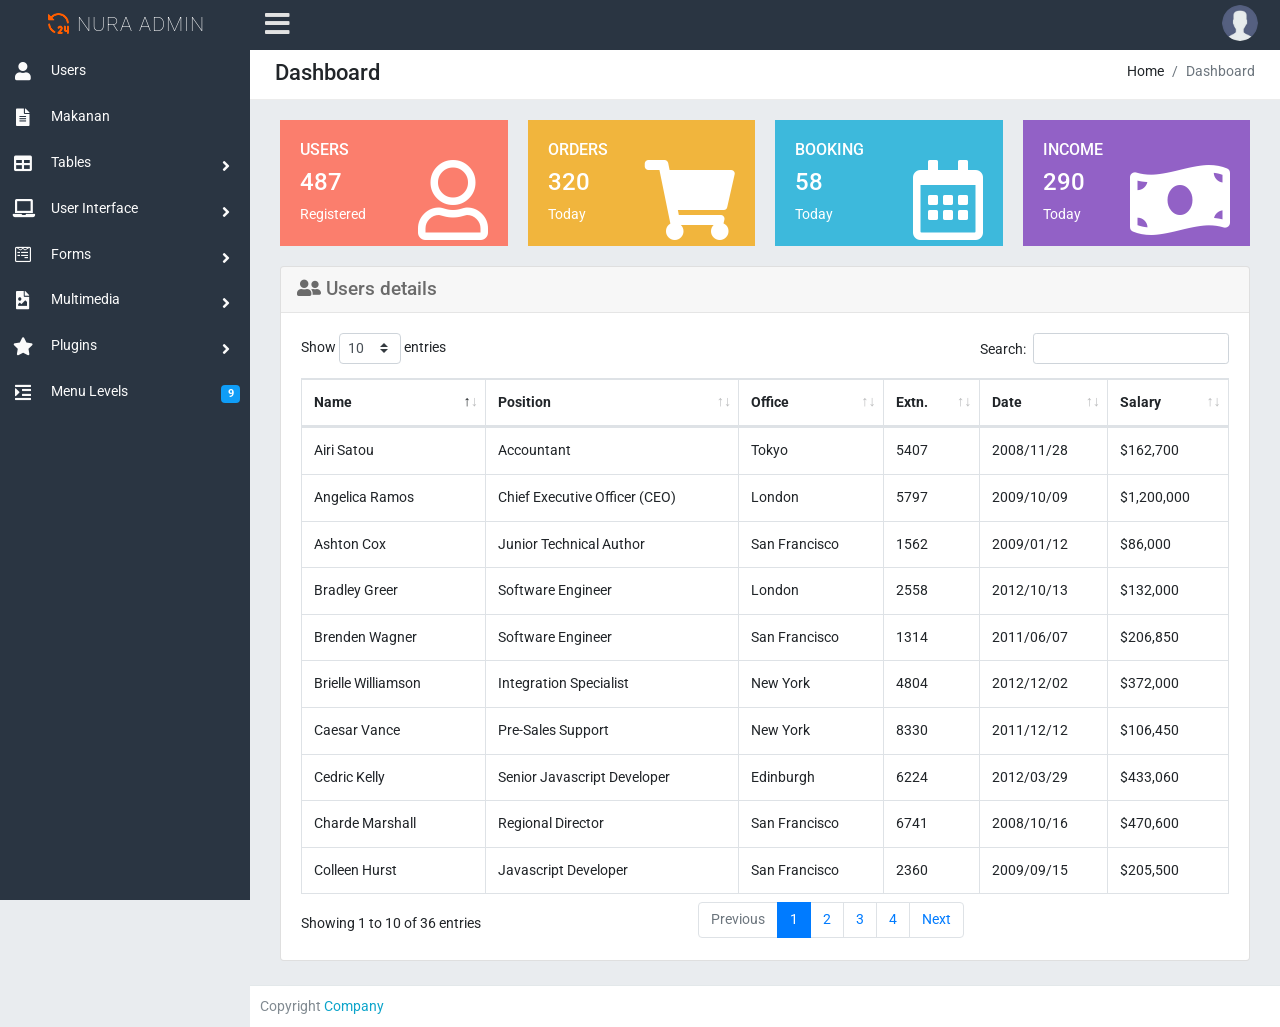
<file: public/Nura Admin/index.html>
<!DOCTYPE html>
<html lang="en">

<head>
    <title>Nura Admin - Dashboard</title>
    <meta name="description" content="Dashboard | Nura Admin">
    <meta charset="utf-8">
    <meta name="viewport" content="width=device-width, initial-scale=1.0">
    <meta name="author" content="Your website">

    <!-- Favicon -->
    <link rel="shortcut icon" href="assets/images/favicon.ico">

    <!-- Bootstrap CSS -->
    <link href="assets/css/bootstrap.min.css" rel="stylesheet" type="text/css" />

    <!-- Font Awesome CSS -->
    <link href="assets/font-awesome/css/all.css" rel="stylesheet" type="text/css" />

    <!-- Custom CSS -->
    <link href="assets/css/style.css" rel="stylesheet" type="text/css" />

    <!-- BEGIN CSS for this page -->
    <link rel="stylesheet" type="text/css" href="assets/plugins/chart.js/Chart.min.css" />
    <link rel="stylesheet" type="text/css" href="assets/plugins/datatables/datatables.min.css" />
    <!-- END CSS for this page -->
</head>

<body class="adminbody">

    <div id="main">

        <!-- top bar navigation -->
        <div class="headerbar">

            <!-- LOGO -->
            <div class="headerbar-left">
                <a href="index.html" class="logo">
                    <img alt="Logo" src="assets/images/logo.png" />
                    <span>Nura Admin</span>
                </a>
            </div>

            <nav class="navbar-custom">

                <ul class="list-inline float-right mb-0">
                    <li class="list-inline-item dropdown notif">
                        <a class="nav-link dropdown-toggle nav-user" data-toggle="dropdown" href="#" aria-haspopup="false" aria-expanded="false">
                            <img src="assets/images/avatars/admin.png" alt="Profile image" class="avatar-rounded">
                        </a>
                        <div class="dropdown-menu dropdown-menu-right profile-dropdown ">
                            <!-- item-->
                            <div class="dropdown-item noti-title">
                                <h5 class="text-overflow">
                                    <small>Hello, admin</small>
                                </h5>
                            </div>

                            <!-- item-->
                            <a href="profile.html" class="dropdown-item notify-item">
                                <i class="fas fa-user"></i>
                                <span>Profile</span>
                            </a>

                            <!-- item-->
                            <a href="#" class="dropdown-item notify-item">
                                <i class="fas fa-power-off"></i>
                                <span>Logout</span>
                            </a>
                        </div>
                    </li>

                </ul>


                <ul class="list-inline menu-left mb-0">
                    <li class="float-left">
                        <button class="button-menu-mobile open-left">
                            <i class="fas fa-bars"></i>
                        </button>
                    </li>
                </ul>

            </nav>

        </div>
        <!-- End Navigation -->

        <!-- Left Sidebar -->
        <div class="left main-sidebar">

            <div class="sidebar-inner leftscroll">

                <div id="sidebar-menu">

                    <ul>

                        <li class="submenu">
                            <a href="users.html">
                                <i class="fas fa-user"></i>
                                <span> Users </span>
                            </a>
                        </li>

                        <li class="submenu">
                            <a href="blog.html">
                                <i class="fas fa-file-alt"></i>
                                <span> Makanan </span>
                            </a>
                        </li>

                        <li class="submenu">
                            <a id="tables" href="#">
                                <i class="fas fa-table"></i>
                                <span> Tables </span>
                                <span class="menu-arrow"></span>
                            </a>
                            <ul class="list-unstyled">
                                <li>
                                    <a href="tables-basic.html">Basic Tables</a>
                                </li>
                                <li>
                                    <a href="tables-datatable.html">Data Tables</a>
                                </li>
                            </ul>
                        </li>

                        <li class="submenu">
                            <a href="#">
                                <i class="fas fa-laptop"></i>
                                <span> User Interface </span>
                                <span class="menu-arrow"></span>
                            </a>
                            <ul class="list-unstyled">
                               
                                <li>
                                    <a href="ui-icons.html">Icons</a>
                                </li>
                               
                                <li>
                                    <a href="ui-icons.html">Icons</a>
                                </li>
                            </ul>
                        </li>

                        <li class="submenu">
                            <a href="#">
                                <i class="fab fa-wpforms"></i>
                                <span> Forms </span>
                                <span class="menu-arrow"></span>
                            </a>
                            <ul class="list-unstyled">
                                <li>
                                    <a href="forms-general.html">General Elements</a>
                                </li>
                                <li>
                                    <a href="forms-select2.html">Select2</a>
                                </li>
                                <li>
                                    <a href="forms-validation.html">Form Validation</a>
                                </li>
                            </ul>
                        </li>

                        <li class="submenu">
                            <a href="#">
                                <i class="fas fa-file-image"></i>
                                <span> Multimedia </span>
                                <span class="menu-arrow"></span>
                            </a>
                            <ul class="list-unstyled">
                                <li>
                                    <a href="media-fancybox.html">
                                        <span class="label radius-circle bg-danger float-right">cool</span> Fancybox </a>
                                </li>
                                <li>
                                    <a href="media-lightbox.html">Lightbox</a>
                                </li>
                                <li>
                                    <a href="media-owl-carousel.html">Owl Carousel</a>
                                </li>
                            </ul>
                        </li>

                        <li class="submenu">
                            <a href="#">
                                <i class="fas fa-star"></i>
                                <span> Plugins </span>
                                <span class="menu-arrow"></span>
                            </a>
                            <ul class="list-unstyled">
                                <li>
                                    <a href="sweetalert.html">SweetAlert</a>
                                </li>
                                <li>
                                    <a href="counter-up.html">Counter-Up</a>
                                </li>
                            </ul>
                        </li>

                        <li class="submenu">
                            <a href="#">
                                <span class="label radius-circle bg-primary float-right">9</span>
                                <i class="fas fa-indent"></i>
                                <span> Menu Levels </span>
                            </a>
                            <ul>
                                <li>
                                    <a href="#">
                                        <span>Second Level</span>
                                    </a>
                                </li>
                                <li class="submenu">
                                    <a href="#">
                                        <span>Third Level</span>
                                        <span class="menu-arrow"></span>
                                    </a>
                                    <ul>
                                        <li>
                                            <a href="#">
                                                <span>Third Level Item</span>
                                            </a>
                                        </li>
                                        <li>
                                            <a href="#">
                                                <span>Third Level Item</span>
                                            </a>
                                        </li>
                                    </ul>
                                </li>
                            </ul>

                        </li>

                    </ul>

                    <div class="clearfix"></div>

                </div>

                <div class="clearfix"></div>

            </div>

        </div>
        <!-- End Sidebar -->

        <div class="content-page">

            <!-- Start content -->
            <div class="content">

                <div class="container-fluid">

                    <div class="row">
                        <div class="col-xl-12">
                            <div class="breadcrumb-holder">
                                <h1 class="main-title float-left">Dashboard</h1>
                                <ol class="breadcrumb float-right">
                                    <li class="breadcrumb-item">Home</li>
                                    <li class="breadcrumb-item active">Dashboard</li>
                                </ol>
                                <div class="clearfix"></div>
                            </div>

                        </div>
                    </div>
                    <!-- end row -->


                    <div class="col-xl-12">
	                    <div class="row">
	                        <div class="col-xs-12 col-md-6 col-lg-6 col-xl-3">
	                            <div class="card-box noradius noborder bg-danger">
	                                <i class="far fa-user float-right text-white"></i>
	                                <h6 class="text-white text-uppercase m-b-20">Users</h6>
	                                <h1 class="m-b-20 text-white counter">487</h1>
	                                <span class="text-white">Registered</span>
	                            </div>
	                        </div>

	                        <div class="col-xs-12 col-md-6 col-lg-6 col-xl-3">
	                            <div class="card-box noradius noborder bg-warning">
	                                <i class="fas fa-shopping-cart float-right text-white"></i>
	                                <h6 class="text-white text-uppercase m-b-20">Orders</h6>
	                                <h1 class="m-b-20 text-white counter">320</h1>
	                                <span class="text-white">Today</span>
	                            </div>
	                        </div>

	                        <div class="col-xs-12 col-md-6 col-lg-6 col-xl-3">
	                            <div class="card-box noradius noborder bg-info">
	                                <i class="far fa-calendar-alt float-right text-white"></i>
	                                <h6 class="text-white text-uppercase m-b-20">Booking</h6>
	                                <h1 class="m-b-20 text-white counter">58</h1>
	                                <span class="text-white">Today</span>
	                            </div>
	                        </div>

	                        <div class="col-xs-12 col-md-6 col-lg-6 col-xl-3">
	                            <div class="card-box noradius noborder bg-purple">
	                                <i class="fas fa-money-bill-wave float-right text-white"></i>
	                                <h6 class="text-white text-uppercase m-b-20">Income</h6>
	                                <h1 class="m-b-20 text-white counter">290</h1>
	                                <span class="text-white">Today</span>
	                            </div>
	                        </div>
	                    </div>
                    </div>
                    <!-- end row -->

                        <div class="col-12">
                            <div class="card mb-3">
                                <div class="card-header">
                                    <h3><i class="fas fa-user-friends"></i> Users details</h3>
                                </div>

                                <div class="card-body">

                                    <div class="table-responsive">
                                        <table id="dataTable" class="table table-bordered table-hover display" style="width:100%">
                                            <thead>
                                                <tr>
                                                    <th>Name</th>
                                                    <th>Position</th>
                                                    <th>Office</th>
                                                    <th>Extn.</th>
                                                    <th>Date</th>
                                                    <th>Salary</th>
                                                </tr>
                                            </thead>
                                        </table>
                                    </div>
                                    <!-- end table-responsive-->

                                </div>
                                <!-- end card-body-->
                            </div>
                            <!-- end card-->
                        </div>

                    </div>
                    <!-- end row-->

                </div>
                <!-- END container-fluid -->

            </div>
            <!-- END content -->

        </div>
        <!-- END content-page -->

        <footer class="footer">
            <span class="text-right">                
                Copyright <a target="_blank" href="#">Company</a>
            </span>
        </footer>

        <script src="assets/js/modernizr.min.js"></script>
        <script src="assets/js/jquery.min.js"></script>
        <script src="assets/js/moment.min.js"></script>

        <script src="assets/js/popper.min.js"></script>
        <script src="assets/js/bootstrap.min.js"></script>

        <script src="assets/js/detect.js"></script>
        <script src="assets/js/fastclick.js"></script>
        <script src="assets/js/jquery.blockUI.js"></script>
        <script src="assets/js/jquery.nicescroll.js"></script>

        <!-- App js -->
        <script src="assets/js/admin.js"></script>

    </div>
    <!-- END main -->

    <!-- BEGIN Java Script for this page -->
    <script src="assets/plugins/chart.js/Chart.min.js"></script>
    <script src="assets/plugins/datatables/datatables.min.js"></script>

    <!-- Counter-Up-->
    <script src="assets/plugins/waypoints/lib/jquery.waypoints.min.js"></script>
    <script src="assets/plugins/counterup/jquery.counterup.min.js"></script>

    <!-- dataTabled data -->
    <script src="assets/data/data_datatables.js"></script>

    <!-- Charts data -->
    <script src="assets/data/data_charts_dashboard.js"></script>
    <script>
        $(document).on('ready', function() {
            // data-tables
            $('#dataTable').DataTable({
                data: dataSet,
                columns: [{
                    title: "Name"
                }, {
                    title: "Position"
                }, {
                    title: "Office"
                }, {
                    title: "Extn."
                }, {
                    title: "Date"
                }, {
                    title: "Salary"
                }]
            });

            // counter-up
            $('.counter').counterUp({
                delay: 10,
                time: 600
            });
        });
    </script>
    <!-- END Java Script for this page -->

</body>

</html>
</file>
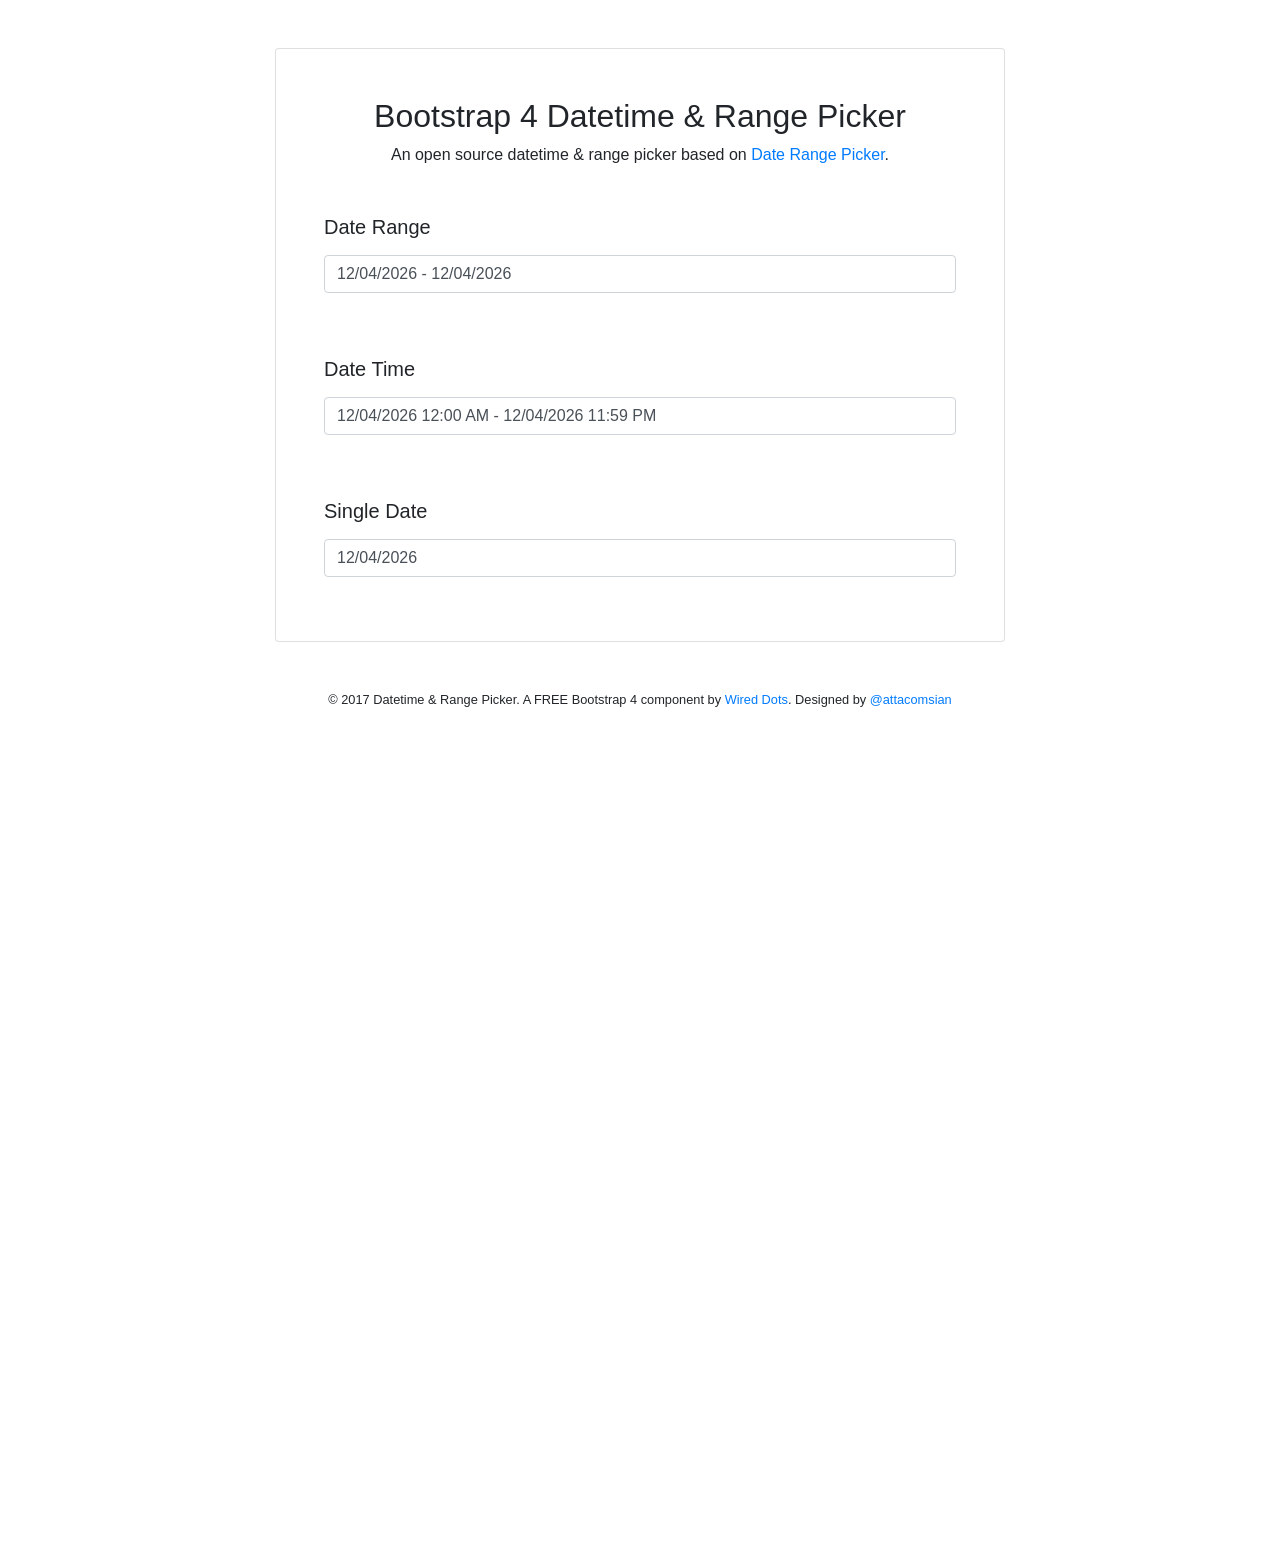
<file: public/Nura Admin/assets/plugins/datetimepicker/index.html>
<!DOCTYPE html>
<html lang="en">
    <head>
        <meta charset="utf-8">
        <title>Free Bootstrap 4 Datetime & Range Picker By Wired Dots</title>
        <meta name="description" content="Love Authority." />
        <meta name="viewport" content="width=device-width, initial-scale=1.0">
        <link rel="stylesheet" href="https://maxcdn.bootstrapcdn.com/bootstrap/4.0.0-alpha.6/css/bootstrap.min.css">
        <link rel="stylesheet" href="http://code.ionicframework.com/ionicons/2.0.1/css/ionicons.min.css" />
        <link rel="stylesheet" type="text/css" href="css/daterangepicker.css" />
    </head>
    <body style="height: 1500px;">
        <!--hero section-->
        <section class="mt-5">
            <div class="container">
                <div class="row">
                    <div class="col-sm-8 offset-sm-2 col-xs-12">
                        <div class="card border-none">
                            <div class="card-block p-5">
                                <h2 class="text-center">Bootstrap 4 Datetime & Range Picker</h2>
                                <p class="text-center">
                                    An open source datetime & range picker based on 
                                    <a href="http://www.daterangepicker.com" rel="nofollow">Date Range Picker</a>.
                                </p>
                                <div class="mt-5">
                                    <h5 class="mb-3">Date Range</h5>
                                    <div class="form-group">
                                        <input type="text" class="form-control" id="daterange" placeholder="Select value">
                                    </div>
                                    <br/><br/>
                                    <h5 class="mb-3">Date Time</h5>
                                    <div class="form-group">
                                        <input type="text" class="form-control" id="datetime" placeholder="Select value">
                                    </div>
                                    <br/><br/>
                                    <h5 class="mb-3">Single Date</h5>
                                    <div class="form-group">
                                        <input type="text" class="form-control" id="date" placeholder="Select value">
                                    </div>
                                </div>
                            </div>
                        </div>
                    </div>
                    <div class="clearfix"></div>
                    <div class="col-sm-12 mt-5 footer">
                        <p class="small text-center">
                            &copy; 2017 Datetime & Range Picker. A FREE Bootstrap 4 component by 
                            <a href="https://wireddots.com">Wired Dots</a>. Designed by <a href="https://twitter.com/attacomsian">@attacomsian</a>
                        </p>
                    </div>
                </div>
            </div>
        </section>

        <script src="https://code.jquery.com/jquery-3.1.1.min.js"></script>
        <script type="text/javascript" src="js/moment.min.js"></script>
        <script type="text/javascript" src="js/daterangepicker.js"></script>
        <script type="text/javascript" src="js/demo.js"></script>
    </body>
</html>
</file>
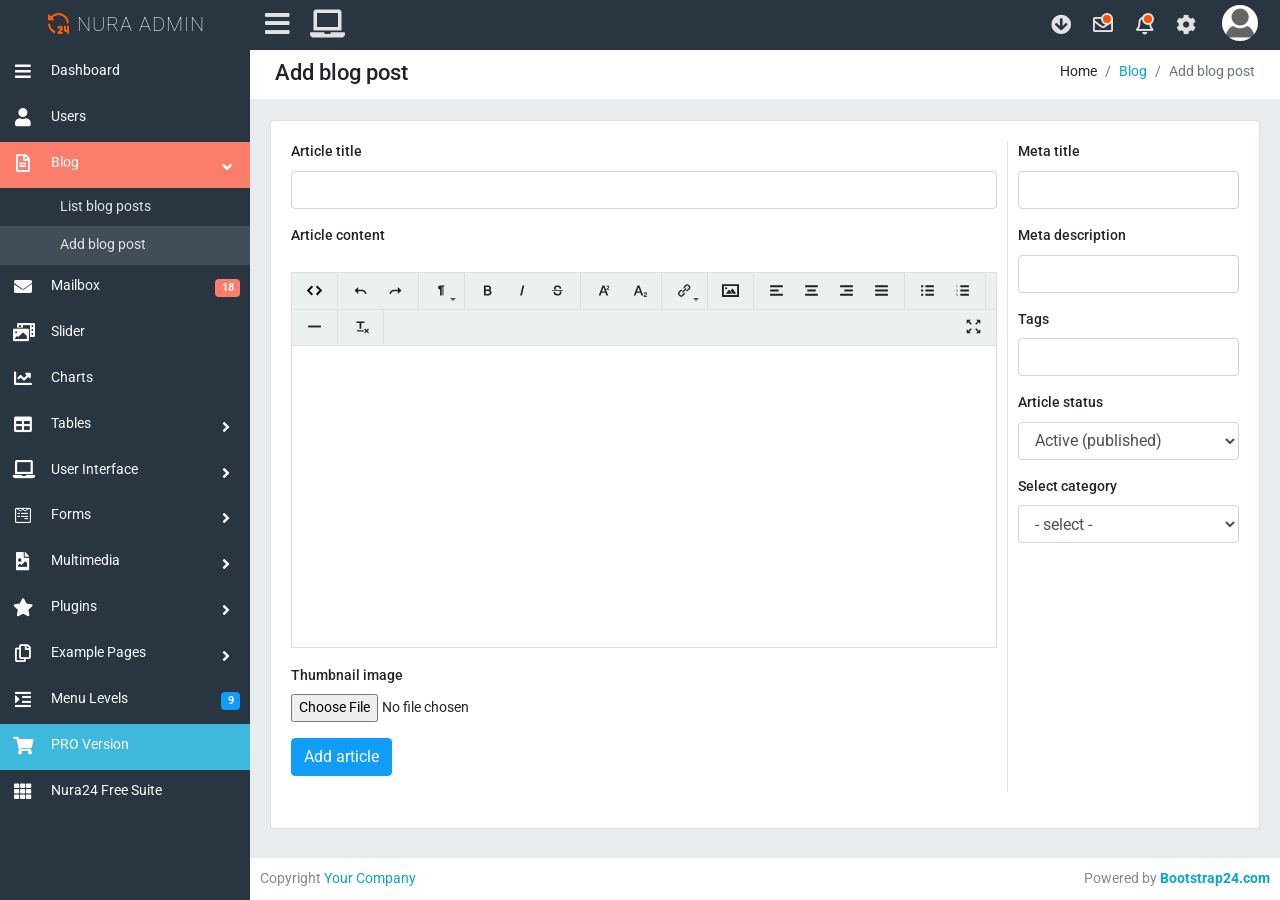
<file: public/Nura Admin/blog-add.html>
<!DOCTYPE html>
<html lang="en">

<head>
    <title>Nura Admin - Add blog posts</title>
    <meta name="description" content="Add blog posts | Nura Admin">
    <meta charset="utf-8">
    <meta name="viewport" content="width=device-width, initial-scale=1.0">
    <meta name="author" content="Your website">

    <!-- Favicon -->
    <link rel="shortcut icon" href="assets/images/favicon.ico">

    <!-- Bootstrap CSS -->
    <link href="assets/css/bootstrap.min.css" rel="stylesheet" type="text/css" />

    <!-- Font Awesome CSS -->
    <link href="assets/font-awesome/css/all.css" rel="stylesheet" type="text/css" />

    <!-- Custom CSS -->
    <link href="assets/css/style.css" rel="stylesheet" type="text/css" />

    <!-- BEGIN CSS for this page -->
    <link rel="stylesheet" href="assets/plugins/trumbowyg/ui/trumbowyg.min.css">
    <!-- END CSS for this page -->

</head>

<body class="adminbody">

    <div id="main">

        <!-- top bar navigation -->
        <div class="headerbar">

            <!-- LOGO -->
            <div class="headerbar-left">
                <a href="index.html" class="logo">
                    <img alt="Logo" src="assets/images/logo.png" />
                    <span>NURA ADMIN</span>
                </a>
            </div>

            <nav class="navbar-custom">

                <ul class="list-inline float-right mb-0">
                    <li class="list-inline-item dropdown notif">
                        <a class="nav-link dropdown-toggle arrow-none" data-toggle="dropdown" href="#" aria-haspopup="false" aria-expanded="false">
                            <i class="fas fa-arrow-circle-down"></i>
                        </a>

                        <div class="dropdown-menu dropdown-menu-right dropdown-arrow dropdown-arrow-success dropdown-sm">
                            <!-- item-->
                            <div class="dropdown-item noti-title">
                                <h5>
                                    <small>Quick action</small>
                                </h5>
                            </div>

                            <!-- item-->
                            <a href="#" class="dropdown-item notify-item">
                                <p class="notify-details ml-0">
                                    <b>Quick action 1</b>
                                </p>
                            </a>

                            <!-- item-->
                            <a href="#" class="dropdown-item notify-item">
                                <p class="notify-details ml-0">
                                    <b>Quick action 2</b>
                                </p>
                            </a>

                            <!-- item-->
                            <a href="#" class="dropdown-item notify-item">
                                <p class="notify-details ml-0">
                                    <b>Quick action 3</b>
                                </p>
                            </a>

                            <div class="dropdown-divider"></div>

                            <!-- item-->
                            <a href="#" class="dropdown-item notify-item">
                                <p class="notify-details ml-0">
                                    <b>Another action</b>
                                </p>
                            </a>
                        </div>

                    </li>


                    <li class="list-inline-item dropdown notif">
                        <a class="nav-link dropdown-toggle arrow-none" data-toggle="dropdown" href="#" aria-haspopup="false" aria-expanded="false">
                            <i class="far fa-envelope"></i>
                            <span class="notif-bullet"></span>
                        </a>

                        <div class="dropdown-menu dropdown-menu-right dropdown-arrow dropdown-arrow-success dropdown-lg">
                            <!-- item-->
                            <div class="dropdown-item noti-title">
                                <h5>
                                    <small>
                                        <span class="label label-danger pull-xs-right">12</span>Mailbox</small>
                                </h5>
                            </div>

                            <!-- item-->
                            <a href="mail-view.html" class="dropdown-item notify-item">
                                <p class="notify-details ml-0">
                                    <b>John Doe</b>
                                    <span>New message received</span>
                                    <small class="text-muted">3 minutes ago</small>
                                </p>
                            </a>

                            <!-- item-->
                            <a href="mail-view.html" class="dropdown-item notify-item">
                                <p class="notify-details ml-0">
                                    <b>Michael Smith</b>
                                    <span>New message received</span>
                                    <small class="text-muted">18 minutes ago</small>
                                </p>
                            </a>

                            <!-- item-->
                            <a href="mail-view.html" class="dropdown-item notify-item">
                                <p class="notify-details ml-0">
                                    <b>John Lenons</b>
                                    <span>New message received</span>
                                    <small class="text-muted">Yesterday, 18:27</small>
                                </p>
                            </a>

                            <!-- All-->
                            <a href="mail-all.html" class="dropdown-item notify-item notify-all">
                                View All Messages
                            </a>

                        </div>

                    </li>

                    <li class="list-inline-item dropdown notif">
                        <a class="nav-link dropdown-toggle arrow-none" data-toggle="dropdown" href="#" aria-haspopup="false" aria-expanded="false">
                            <i class="far fa-bell"></i>
                            <span class="notif-bullet"></span>
                        </a>

                        <div class="dropdown-menu dropdown-menu-right dropdown-arrow dropdown-arrow-success dropdown-lg">
                            <!-- item-->
                            <div class="dropdown-item noti-title">
                                <h5>
                                    <small>
                                        <span class="label label-danger pull-xs-right">5</span>Allerts</small>
                                </h5>
                            </div>

                            <!-- item-->
                            <a href="#" class="dropdown-item notify-item">
                                <div class="notify-icon bg-faded">
                                    <img src="assets/images/avatars/no-avatar.png" alt="img" class="rounded-circle img-fluid">
                                </div>
                                <p class="notify-details">
                                    <b>John Doe</b>
                                    <span>User registration</span>
                                    <small class="text-muted">3 minutes ago</small>
                                </p>
                            </a>

                            <!-- item-->
                            <a href="#" class="dropdown-item notify-item">
                                <div class="notify-icon bg-faded">
                                    <img src="assets/images/avatars/no-avatar.png" alt="img" class="rounded-circle img-fluid">
                                </div>
                                <p class="notify-details">
                                    <b>Michael Cox</b>
                                    <span>Task 2 completed</span>
                                    <small class="text-muted">12 minutes ago</small>
                                </p>
                            </a>

                            <!-- item-->
                            <a href="#" class="dropdown-item notify-item">
                                <div class="notify-icon bg-faded">
                                    <img src="assets/images/avatars/no-avatar.png" alt="img" class="rounded-circle img-fluid">
                                </div>
                                <p class="notify-details">
                                    <b>Michelle Dolores</b>
                                    <span>New job completed</span>
                                    <small class="text-muted">35 minutes ago</small>
                                </p>
                            </a>

                            <!-- All-->
                            <a href="#" class="dropdown-item notify-item notify-all">
                                View All Allerts
                            </a>

                        </div>
                    </li>


                    <li class="list-inline-item dropdown notif">
                        <a class="nav-link dropdown-toggle arrow-none" data-toggle="dropdown" href="#" aria-haspopup="false" aria-expanded="false">
                            <i class="fas fa-cog"></i>
                        </a>

                        <div class="dropdown-menu dropdown-menu-right dropdown-arrow dropdown-arrow-success dropdown-sm">
                            <!-- item-->
                            <div class="dropdown-item noti-title">
                                <h5>
                                    <small>Settings</small>
                                </h5>
                            </div>

                            <!-- item-->
                            <a href="#" class="dropdown-item notify-item">
                                <p class="notify-details ml-0">
                                    <i class="fas fa-cog"></i>
                                    <b>Settings 1</b>
                                </p>
                            </a>

                            <!-- item-->
                            <a href="#" class="dropdown-item notify-item">
                                <p class="notify-details ml-0">
                                    <i class="fas fa-cog"></i>
                                    <b>Settings 2</b>
                                </p>
                            </a>

                            <!-- item-->
                            <a href="#" class="dropdown-item notify-item">
                                <p class="notify-details ml-0">
                                    <i class="fas fa-cog"></i>
                                    <b>Settings 3</b>
                                </p>
                            </a>

                        </div>

                    </li>


                    <li class="list-inline-item dropdown notif">
                        <a class="nav-link dropdown-toggle nav-user" data-toggle="dropdown" href="#" aria-haspopup="false" aria-expanded="false">
                            <img src="assets/images/avatars/no-avatar.png" alt="Profile image" class="avatar-rounded">
                        </a>
                        <div class="dropdown-menu dropdown-menu-right profile-dropdown ">
                            <!-- item-->
                            <div class="dropdown-item noti-title">
                                <h5 class="text-overflow">
                                    <small>Hello, admin</small>
                                </h5>
                            </div>

                            <!-- item-->
                            <a href="profile.html" class="dropdown-item notify-item">
                                <i class="fas fa-user"></i>
                                <span>Profile</span>
                            </a>

                            <!-- item-->
                            <a href="#" class="dropdown-item notify-item">
                                <i class="fas fa-power-off"></i>
                                <span>Logout</span>
                            </a>
                        </div>
                    </li>

                </ul>

                <ul class="list-inline menu-left mb-0">
                    <li class="float-left">
                        <button class="button-menu-mobile open-left">
                            <i class="fas fa-bars"></i>
                        </button>
                    </li>

                    <li class="float-left d-none d-sm-block">
                        <a class="button-menu-mobile" target="_blank" title="Go to website" href="../frontend_html/index.html">
                            <i class="fas fa-laptop"></i>
                        </a>
                    </li>
                </ul>

            </nav>

        </div>
        <!-- End Navigation -->

        <!-- Left Sidebar -->
        <div class="left main-sidebar">

            <div class="sidebar-inner leftscroll">

                <div id="sidebar-menu">

                    <ul>

                        <li class="submenu">
                            <a href="index.html">
                                <i class="fas fa-bars"></i>
                                <span> Dashboard </span>
                            </a>
                        </li>

                        <li class="submenu">
                            <a href="users.html">
                                <i class="fas fa-user"></i>
                                <span> Users </span>
                            </a>
                        </li>

                        <li class="submenu">
                            <a href="#">
                                <i class="far fa-file-alt"></i>
                                <span> Blog </span>
                                <span class="menu-arrow"></span>
                            </a>
                            <ul class="list-unstyled">
                                <li>
                                    <a href="blog.html">List blog posts</a>
                                </li>
                                <li class="active">
                                    <a class="active" href="blog-add.html">Add blog post</a>
                                </li>
                            </ul>
                        </li>

                        <li class="submenu">
                            <a href="#">
                                <span class="label radius-circle bg-danger float-right">18</span>
                                <i class="fas fa-envelope"></i>
                                <span> Mailbox </span>
                            </a>
                            <ul class="list-unstyled">
                                <li>
                                    <a href="mail-all.html">Inbox</a>
                                </li>
                                <li>
                                    <a href="mail-view.html">Email view</a>
                                </li>
                            </ul>
                        </li>

                        <li class="submenu">
                            <a href="slider.html">
                                <i class="fas fa-photo-video"></i>
                                <span> Slider </span>
                            </a>
                        </li>

                        <li class="submenu">
                            <a href="charts.html">
                                <i class="fas fa-chart-line"></i>
                                <span> Charts </span>
                            </a>
                        </li>

                        <li class="submenu">
                            <a id="tables" href="#">
                                <i class="fas fa-table"></i>
                                <span> Tables </span>
                                <span class="menu-arrow"></span>
                            </a>
                            <ul class="list-unstyled">
                                <li>
                                    <a href="tables-basic.html">Basic Tables</a>
                                </li>
                                <li>
                                    <a href="tables-datatable.html">Data Tables</a>
                                </li>
                            </ul>
                        </li>

                        <li class="submenu">
                            <a href="#">
                                <i class="fas fa-laptop"></i>
                                <span> User Interface </span>
                                <span class="menu-arrow"></span>
                            </a>
                            <ul class="list-unstyled">
                                <li>
                                    <a href="ui-alerts.html">Alerts</a>
                                </li>
                                <li>
                                    <a href="ui-buttons.html">Buttons</a>
                                </li>
                                <li>
                                    <a href="ui-cards.html">Cards</a>
                                </li>
                                <li>
                                    <a href="ui-carousel.html">Carousel</a>
                                </li>
                                <li>
                                    <a href="ui-collapse.html">Collapse</a>
                                </li>
                                <li>
                                    <a href="ui-icons.html">Icons</a>
                                </li>
                                <li>
                                    <a href="ui-modals.html">Modals</a>
                                </li>
                                <li>
                                    <a href="ui-tooltips.html">Tooltips and Popovers</a>
                                </li>
                            </ul>
                        </li>

                        <li class="submenu">
                            <a href="#">
                                <i class="fab fa-wpforms"></i>
                                <span> Forms </span>
                                <span class="menu-arrow"></span>
                            </a>
                            <ul class="list-unstyled">
                                <li>
                                    <a href="forms-general.html">General Elements</a>
                                </li>
                                <li>
                                    <a href="forms-select2.html">Select2</a>
                                </li>
                                <li>
                                    <a href="forms-validation.html">Form Validation</a>
                                </li>
                                <li>
                                    <a href="forms-text-editor.html">Text Editors</a>
                                </li>
                                <li>
                                    <a href="forms-upload.html">Multiple File Upload</a>
                                </li>
                                <li>
                                    <a href="forms-datetime-picker.html">Date and Time Picker</a>
                                </li>
                                <li>
                                    <a href="forms-color-picker.html">Color Picker</a>
                                </li>
                            </ul>
                        </li>

                        <li class="submenu">
                            <a href="#">
                                <i class="fas fa-file-image"></i>
                                <span> Multimedia </span>
                                <span class="menu-arrow"></span>
                            </a>
                            <ul class="list-unstyled">
                                <li>
                                    <a href="media-fancybox.html">
                                        <span class="label radius-circle bg-danger float-right">cool</span> Fancybox </a>
                                </li>
                                <li>
                                    <a href="media-masonry.html">Masonry</a>
                                </li>
                                <li>
                                    <a href="media-lightbox.html">Lightbox</a>
                                </li>
                                <li>
                                    <a href="media-owl-carousel.html">Owl Carousel</a>
                                </li>
                                <li>
                                    <a href="media-image-magnifier.html">Image Magnifier</a>
                                </li>
                            </ul>
                        </li>

                        <li class="submenu">
                            <a href="#">
                                <i class="fas fa-star"></i>
                                <span> Plugins </span>
                                <span class="menu-arrow"></span>
                            </a>
                            <ul class="list-unstyled">
                                <li>
                                    <a href="star-rating.html">Star Rating</a>
                                </li>
                                <li>
                                    <a href="range-sliders.html">Range Sliders</a>
                                </li>
                                <li>
                                    <a href="tree-view.html">Tree View</a>
                                </li>
                                <li>
                                    <a href="sweetalert.html">SweetAlert</a>
                                </li>
                                <li>
                                    <a href="calendar.html">Calendar</a>
                                </li>
                                <li>
                                    <a href="counter-up.html">Counter-Up</a>
                                </li>
                            </ul>
                        </li>

                        <li class="submenu">
                            <a href="#">
                                <i class="far fa-copy"></i>
                                <span> Example Pages </span>
                                <span class="menu-arrow"></span>
                            </a>
                            <ul class="list-unstyled">
                                <li>
                                    <a href="page-pricing-tables.html">Pricing Tables</a>
                                </li>
                                <li>
                                    <a href="page-timeline.html">Timeline</a>
                                </li>
                                <li>
                                    <a href="page-invoice.html">Invoice</a>
                                </li>
                                <li>
                                    <a href="page-blank.html">Blank Page</a>
                                </li>
                            </ul>
                        </li>

                        <li class="submenu">
                            <a href="#">
                                <span class="label radius-circle bg-primary float-right">9</span>
                                <i class="fas fa-indent"></i>
                                <span> Menu Levels </span>
                            </a>
                            <ul>
                                <li>
                                    <a href="#">
                                        <span>Second Level</span>
                                    </a>
                                </li>
                                <li class="submenu">
                                    <a href="#">
                                        <span>Third Level</span>
                                        <span class="menu-arrow"></span>
                                    </a>
                                    <ul>
                                        <li>
                                            <a href="#">
                                                <span>Third Level Item</span>
                                            </a>
                                        </li>
                                        <li>
                                            <a href="#">
                                                <span>Third Level Item</span>
                                            </a>
                                        </li>
                                    </ul>
                                </li>
                            </ul>
                        </li>

                        <li class="submenu">
                            <a class="pro" href="pro.html">
                                <i class="fas fa-shopping-cart"></i>
                                <span> PRO Version </span>
                            </a>
                        </li>

                        <li class="submenu">
                            <a target="_blank" href="https://nura24.com">
                                <i class="fas fa-th"></i>
                                <span> Nura24 Free Suite </span>
                            </a>
                        </li>


                    </ul>

                    <div class="clearfix"></div>

                </div>

                <div class="clearfix"></div>

            </div>

        </div>
        <!-- End Sidebar -->

        <div class="content-page">

            <!-- Start content -->
            <div class="content">

                <div class="container-fluid">


                    <div class="row">
                        <div class="col-xl-12">
                            <div class="breadcrumb-holder">
                                <h1 class="main-title float-left">Add blog post</h1>
                                <ol class="breadcrumb float-right">
                                    <li class="breadcrumb-item">Home</li>
                                    <li class="breadcrumb-item"><a href="blog.html">Blog</a></li>
                                    <li class="breadcrumb-item active">Add blog post</li>
                                </ol>
                                <div class="clearfix"></div>
                            </div>
                        </div>
                    </div>
                    <!-- end row -->

                    <div class="row">

                        <div class="col-xs-12 col-sm-12 col-md-12 col-lg-12 col-xl-12">

                            <div class="card mb-3">

                                <div class="card-body">

                                    <form action="#" method="post" enctype="multipart/form-data">
                                        <div class="row">

                                            <div class="form-group col-xl-9 col-md-8 col-sm-12">
                                                <div class="form-group">
                                                    <label>Article title</label>
                                                    <input class="form-control" name="title" type="text" required>
                                                </div>

                                                <div class="form-group">
                                                    <label>Article content</label>
                                                    <textarea rows="3" class="form-control editor" name="content"></textarea>
                                                </div>

                                                <div class="form-group">
                                                    <label>Thumbnail image</label><br />
                                                    <input type="file" name="image">
                                                </div>

                                                <div class="form-group">
                                                    <button type="button" class="btn btn-primary">Add article</button>
                                                </div>
                                            </div>

                                            <div class="form-group col-xl-3 col-md-4 col-sm-12 border-left">
                                                <div class="form-group">
                                                    <label>Meta title</label>
                                                    <input type="text" class="form-control" name="meta_title">
                                                </div>

                                                <div class="form-group">
                                                    <label>Meta description</label>
                                                    <input type="text" class="form-control" name="meta_description">
                                                </div>

                                                <div class="form-group">
                                                    <label>Tags</label>
                                                    <input type="text" class="form-control" name="keywords" id="tags" value="">
                                                </div>

                                                <div class="form-group">
                                                    <label>Article status</label>
                                                    <select name="status" class="form-control">
                                                        <option value="active">Active (published)</option>
                                                        <option value="draft">Save draft</option>
                                                        <option value="inactive">Inactive</option>
                                                    </select>
                                                </div>

                                                <div class="form-group">
                                                    <label>Select category</label>
                                                    <select name="categ_id" class="form-control" required>
                                                        <option value="">- select -</option>
                                                        <option value="10">Blog</option>
                                                        <option value="6">News</option>
                                                    </select>
                                                </div>

                                            </div>

                                        </div><!-- end row -->
                                    </form>

                                </div>
                                <!-- end card-body -->

                            </div>
                            <!-- end card -->

                        </div>
                        <!-- end col -->

                    </div>
                    <!-- end row -->

                </div>
                <!-- END container-fluid -->

            </div>
            <!-- END content -->

        </div>
        <!-- END content-page -->

        <footer class="footer">
            <span class="text-right">
                Copyright <a target="_blank" href="#">Your Company</a>
            </span>
            <span class="float-right">
                <!-- Copyright footer link MUST remain intact if you download free version. -->
                <!-- You can delete the links only if you purchased the pro or extended version. -->
                <!-- Purchase the pro or extended version with PHP version of this template: https://bootstrap24.com/template/nura-admin-4-free-bootstrap-admin-template -->
                Powered by <a target="_blank" href="https://bootstrap24.com" title="Download free Bootstrap templates"><b>Bootstrap24.com</b></a>
            </span>
        </footer>

        <script src="assets/js/modernizr.min.js"></script>
        <script src="assets/js/jquery.min.js"></script>
        <script src="assets/js/moment.min.js"></script>

        <script src="assets/js/popper.min.js"></script>
        <script src="assets/js/bootstrap.min.js"></script>

        <script src="assets/js/detect.js"></script>
        <script src="assets/js/fastclick.js"></script>
        <script src="assets/js/jquery.blockUI.js"></script>
        <script src="assets/js/jquery.nicescroll.js"></script>

        <!-- App js -->
        <script src="assets/js/admin.js"></script>

    </div>
    <!-- END main -->

    <!-- BEGIN Java Script for this page -->
    <script src="assets/plugins/trumbowyg/trumbowyg.min.js"></script>
    <script src="assets/plugins/trumbowyg/plugins/upload/trumbowyg.upload.js"></script>
    <script>
        $(document).on('ready',function() {
            'use strict';
            $('.editor').trumbowyg();
        });
    </script>
    <!-- END Java Script for this page -->

</body>

</html>
</file>
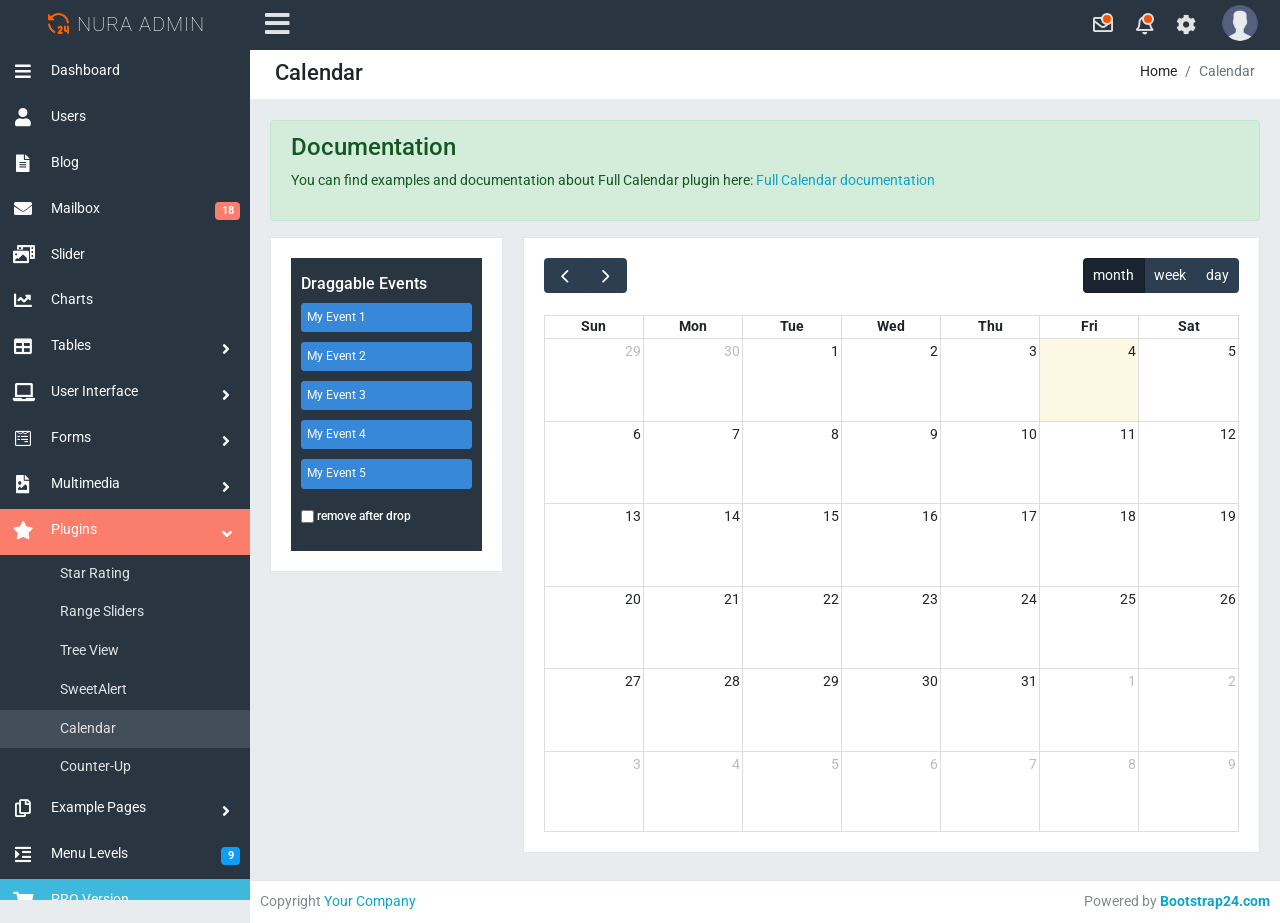
<file: public/Nura Admin/calendar.html>
<!DOCTYPE html>
<html lang="en">

<head>
    <title>Nura Admin - Calendar</title>
    <meta name="description" content="Calendar | Nura Admin">
    <meta charset="utf-8">
    <meta name="viewport" content="width=device-width, initial-scale=1.0">
    <meta name="author" content="Your website">

    <!-- Favicon -->
    <link rel="shortcut icon" href="assets/images/favicon.ico">

    <!-- Bootstrap CSS -->
    <link href="assets/css/bootstrap.min.css" rel="stylesheet" type="text/css" />

    <!-- Font Awesome CSS -->
    <link href="assets/font-awesome/css/all.css" rel="stylesheet" type="text/css" />

    <!-- Custom CSS -->
    <link href="assets/css/style.css" rel="stylesheet" type="text/css" />

    <!-- BEGIN CSS for this page -->
    <link href="assets/plugins/fullcalendar/packages/core/main.css" rel="stylesheet" />
    <link href="assets/plugins/fullcalendar/packages/daygrid/main.css" rel="stylesheet" />
    <link href="assets/plugins/fullcalendar/packages/timegrid/main.css" rel="stylesheet" />
    <link href="assets/plugins/fullcalendar/packages/list/main.css" rel="stylesheet" />
    <!-- END CSS for this page -->
</head>

<body class="adminbody">

    <div id="main">

        <!-- top bar navigation -->
        <div class="headerbar">

            <!-- LOGO -->
            <div class="headerbar-left">
                <a href="index.html" class="logo">
                    <img alt="Logo" src="assets/images/logo.png" />
                    <span>NURA ADMIN</span>
                </a>
            </div>

            <nav class="navbar-custom">

                <ul class="list-inline float-right mb-0">                    

                    <li class="list-inline-item dropdown notif">
                        <a class="nav-link dropdown-toggle arrow-none" data-toggle="dropdown" href="#" aria-haspopup="false" aria-expanded="false">
                            <i class="far fa-envelope"></i>
                            <span class="notif-bullet"></span>
                        </a>

                        <div class="dropdown-menu dropdown-menu-right dropdown-arrow dropdown-arrow-success dropdown-lg">
                            <!-- item-->
                            <div class="dropdown-item noti-title">
                                <h5>
                                    <small>
                                        <span class="label label-danger pull-xs-right">12</span>Mailbox</small>
                                </h5>
                            </div>

                            <!-- item-->
                            <a href="mail-all.html" class="dropdown-item notify-item">
                                <p class="notify-details ml-0">
                                    <b>John Doe</b>
                                    <span>New message received</span>
                                    <small class="text-muted">3 minutes ago</small>
                                </p>
                            </a>

                            <!-- item-->
                            <a href="mail-all.html" class="dropdown-item notify-item">
                                <p class="notify-details ml-0">
                                    <b>Michael Smith</b>
                                    <span>New message received</span>
                                    <small class="text-muted">18 minutes ago</small>
                                </p>
                            </a>

                            <!-- item-->
                            <a href="mail-all.html" class="dropdown-item notify-item">
                                <p class="notify-details ml-0">
                                    <b>John Lenons</b>
                                    <span>New message received</span>
                                    <small class="text-muted">Yesterday, 18:27</small>
                                </p>
                            </a>

                            <!-- All-->
                            <a href="mail-all.html" class="dropdown-item notify-item notify-all">
                                View All Messages
                            </a>

                        </div>

                    </li>

                    <li class="list-inline-item dropdown notif">
                        <a class="nav-link dropdown-toggle arrow-none" data-toggle="dropdown" href="#" aria-haspopup="false" aria-expanded="false">
                            <i class="far fa-bell"></i>
                            <span class="notif-bullet"></span>
                        </a>

                        <div class="dropdown-menu dropdown-menu-right dropdown-arrow dropdown-arrow-success dropdown-lg">
                            <!-- item-->
                            <div class="dropdown-item noti-title">
                                <h5>
                                    <small>
                                        <span class="label label-danger pull-xs-right">5</span>Allerts</small>
                                </h5>
                            </div>

                            <!-- item-->
                            <a href="#" class="dropdown-item notify-item">
                                <div class="notify-icon bg-faded">
                                    <img src="assets/images/avatars/avatar2.png" alt="img" class="rounded-circle img-fluid">
                                </div>
                                <p class="notify-details">
                                    <b>John Doe</b>
                                    <span>User registration</span>
                                    <small class="text-muted">3 minutes ago</small>
                                </p>
                            </a>

                            <!-- item-->
                            <a href="#" class="dropdown-item notify-item">
                                <div class="notify-icon bg-faded">
                                    <img src="assets/images/avatars/avatar3.png" alt="img" class="rounded-circle img-fluid">
                                </div>
                                <p class="notify-details">
                                    <b>Michael Cox</b>
                                    <span>Task 2 completed</span>
                                    <small class="text-muted">12 minutes ago</small>
                                </p>
                            </a>

                            <!-- item-->
                            <a href="#" class="dropdown-item notify-item">
                                <div class="notify-icon bg-faded">
                                    <img src="assets/images/avatars/avatar4.png" alt="img" class="rounded-circle img-fluid">
                                </div>
                                <p class="notify-details">
                                    <b>Michelle Dolores</b>
                                    <span>New job completed</span>
                                    <small class="text-muted">35 minutes ago</small>
                                </p>
                            </a>

                            <!-- All-->
                            <a href="#" class="dropdown-item notify-item notify-all">
                                View All Allerts
                            </a>

                        </div>
                    </li>


                    <li class="list-inline-item dropdown notif">
                        <a class="nav-link dropdown-toggle arrow-none" data-toggle="dropdown" href="#" aria-haspopup="false" aria-expanded="false">
                            <i class="fas fa-cog"></i>
                        </a>

                        <div class="dropdown-menu dropdown-menu-right dropdown-arrow dropdown-arrow-success dropdown-sm">
                            <!-- item-->
                            <div class="dropdown-item noti-title">
                                <h5>
                                    <small>Settings</small>
                                </h5>
                            </div>

                            <!-- item-->
                            <a href="#" class="dropdown-item notify-item">
                                <p class="notify-details ml-0">
                                    <i class="fas fa-cog"></i>
                                    <b>Settings 1</b>
                                </p>
                            </a>

                            <!-- item-->
                            <a href="#" class="dropdown-item notify-item">
                                <p class="notify-details ml-0">
                                    <i class="fas fa-cog"></i>
                                    <b>Settings 2</b>
                                </p>
                            </a>

                            <!-- item-->
                            <a href="#" class="dropdown-item notify-item">
                                <p class="notify-details ml-0">
                                    <i class="fas fa-cog"></i>
                                    <b>Settings 3</b>
                                </p>
                            </a>

                        </div>

                    </li>


                    <li class="list-inline-item dropdown notif">
                        <a class="nav-link dropdown-toggle nav-user" data-toggle="dropdown" href="#" aria-haspopup="false" aria-expanded="false">
                            <img src="assets/images/avatars/admin.png" alt="Profile image" class="avatar-rounded">
                        </a>
                        <div class="dropdown-menu dropdown-menu-right profile-dropdown ">
                            <!-- item-->
                            <div class="dropdown-item noti-title">
                                <h5 class="text-overflow">
                                    <small>Hello, admin</small>
                                </h5>
                            </div>

                            <!-- item-->
                            <a href="profile.html" class="dropdown-item notify-item">
                                <i class="fas fa-user"></i>
                                <span>Profile</span>
                            </a>

                            <!-- item-->
                            <a href="#" class="dropdown-item notify-item">
                                <i class="fas fa-power-off"></i>
                                <span>Logout</span>
                            </a>
                        </div>
                    </li>

                </ul>

                <ul class="list-inline menu-left mb-0">
                    <li class="float-left">
                        <button class="button-menu-mobile open-left">
                            <i class="fas fa-bars"></i>
                        </button>
                    </li>                  
                </ul>

            </nav>

        </div>
        <!-- End Navigation -->

        <!-- Left Sidebar -->
        <div class="left main-sidebar">

            <div class="sidebar-inner leftscroll">

                <div id="sidebar-menu">

                    <ul>

                        <li class="submenu">
                            <a href="index.html">
                                <i class="fas fa-bars"></i>
                                <span> Dashboard </span>
                            </a>
                        </li>

                        <li class="submenu">
                            <a href="users.html">
                                <i class="fas fa-user"></i>
                                <span> Users </span>
                            </a>
                        </li>

                        <li class="submenu">
                            <a href="blog.html">
                                <i class="fas fa-file-alt"></i>
                                <span> Blog </span>
                            </a>
                        </li>

                        <li class="submenu">
                            <a href="mail-all.html">
                                <span class="label radius-circle bg-danger float-right">18</span>
                                <i class="fas fa-envelope"></i>
                                <span> Mailbox </span>
                            </a>
                        </li>

                        <li class="submenu">
                            <a href="slider.html">
                                <i class="fas fa-photo-video"></i>
                                <span> Slider </span>
                            </a>
                        </li>

                        <li class="submenu">
                            <a href="charts.html">
                                <i class="fas fa-chart-line"></i>
                                <span> Charts </span>
                            </a>
                        </li>

                        <li class="submenu">
                            <a id="tables" href="#">
                                <i class="fas fa-table"></i>
                                <span> Tables </span>
                                <span class="menu-arrow"></span>
                            </a>
                            <ul class="list-unstyled">
                                <li>
                                    <a href="tables-basic.html">Basic Tables</a>
                                </li>
                                <li>
                                    <a href="tables-datatable.html">Data Tables</a>
                                </li>
                            </ul>
                        </li>

                        <li class="submenu">
                            <a href="#">
                                <i class="fas fa-laptop"></i>
                                <span> User Interface </span>
                                <span class="menu-arrow"></span>
                            </a>
                            <ul class="list-unstyled">
                                <li>
                                    <a href="ui-alerts.html">Alerts</a>
                                </li>
                                <li>
                                    <a href="ui-buttons.html">Buttons</a>
                                </li>
                                <li>
                                    <a href="ui-cards.html">Cards</a>
                                </li>
                                <li>
                                    <a href="ui-carousel.html">Carousel</a>
                                </li>
                                <li>
                                    <a href="ui-collapse.html">Collapse</a>
                                </li>
                                <li>
                                    <a href="ui-icons.html">Icons</a>
                                </li>
                                <li>
                                    <a href="ui-modals.html">Modals</a>
                                </li>
                                <li>
                                    <a href="ui-tooltips.html">Tooltips and Popovers</a>
                                </li>
                            </ul>
                        </li>

                        <li class="submenu">
                            <a href="#">
                                <i class="fab fa-wpforms"></i>
                                <span> Forms </span>
                                <span class="menu-arrow"></span>
                            </a>
                            <ul class="list-unstyled">
                                <li>
                                    <a href="forms-general.html">General Elements</a>
                                </li>
                                <li>
                                    <a href="forms-select2.html">Select2</a>
                                </li>
                                <li>
                                    <a href="forms-validation.html">Form Validation</a>
                                </li>
                                <li>
                                    <a href="forms-text-editor.html">Text Editors</a>
                                </li>
                                <li>
                                    <a href="forms-upload.html">Multiple File Upload</a>
                                </li>
                                <li>
                                    <a href="forms-datetime-picker.html">Date and Time Picker</a>
                                </li>
                                <li>
                                    <a href="forms-color-picker.html">Color Picker</a>
                                </li>
                            </ul>
                        </li>

                        <li class="submenu">
                            <a href="#">
                                <i class="fas fa-file-image"></i>
                                <span> Multimedia </span>
                                <span class="menu-arrow"></span>
                            </a>
                            <ul class="list-unstyled">
                                <li>
                                    <a href="media-fancybox.html">
                                        <span class="label radius-circle bg-danger float-right">cool</span> Fancybox </a>
                                </li>
                                <li>
                                    <a href="media-masonry.html">Masonry</a>
                                </li>
                                <li>
                                    <a href="media-lightbox.html">Lightbox</a>
                                </li>
                                <li>
                                    <a href="media-owl-carousel.html">Owl Carousel</a>
                                </li>
                                <li>
                                    <a href="media-image-magnifier.html">Image Magnifier</a>
                                </li>
                            </ul>
                        </li>

                        <li class="submenu">
                            <a href="#">
                                <i class="fas fa-star"></i>
                                <span> Plugins </span>
                                <span class="menu-arrow"></span>
                            </a>
                            <ul class="list-unstyled">
                                <li>
                                    <a href="star-rating.html">Star Rating</a>
                                </li>
                                <li>
                                    <a href="range-sliders.html">Range Sliders</a>
                                </li>
                                <li>
                                    <a href="tree-view.html">Tree View</a>
                                </li>
                                <li>
                                    <a href="sweetalert.html">SweetAlert</a>
                                </li>
                                <li class="active">
                                    <a class="active" href="calendar.html">Calendar</a>
                                </li>
                                <li>
                                    <a href="counter-up.html">Counter-Up</a>
                                </li>
                            </ul>
                        </li>

                        <li class="submenu">
                            <a href="#">
                                <i class="far fa-copy"></i>
                                <span> Example Pages </span>
                                <span class="menu-arrow"></span>
                            </a>
                            <ul class="list-unstyled">
                                <li>
                                    <a href="page-pricing-tables.html">Pricing Tables</a>
                                </li>
                                <li>
                                    <a href="page-timeline.html">Timeline</a>
                                </li>
                                <li>
                                    <a href="page-invoice.html">Invoice</a>
                                </li>
                                <li>
                                    <a href="page-blank.html">Blank Page</a>
                                </li>
                            </ul>
                        </li>

                        <li class="submenu">
                            <a href="#">
                                <span class="label radius-circle bg-primary float-right">9</span>
                                <i class="fas fa-indent"></i>
                                <span> Menu Levels </span>
                            </a>
                            <ul>
                                <li>
                                    <a href="#">
                                        <span>Second Level</span>
                                    </a>
                                </li>
                                <li class="submenu">
                                    <a href="#">
                                        <span>Third Level</span>
                                        <span class="menu-arrow"></span>
                                    </a>
                                    <ul>
                                        <li>
                                            <a href="#">
                                                <span>Third Level Item</span>
                                            </a>
                                        </li>
                                        <li>
                                            <a href="#">
                                                <span>Third Level Item</span>
                                            </a>
                                        </li>
                                    </ul>
                                </li>
                            </ul>
                        </li>

                        <li class="submenu">
                            <a class="pro" href="pro.html">
                                <i class="fas fa-shopping-cart"></i>
                                <span> PRO Version </span>
                            </a>
                        </li>

                        <li class="submenu">
                            <a target="_blank" href="https://nura24.com">
                                <i class="fas fa-th"></i>
                                <span> Nura24 Free Suite </span>
                            </a>
                        </li>


                    </ul>

                    <div class="clearfix"></div>

                </div>

                <div class="clearfix"></div>

            </div>

        </div>
        <!-- End Sidebar -->

        <div class="content-page">

            <!-- Start content -->
            <div class="content">

                <div class="container-fluid">

                    <div class="row">
                        <div class="col-xl-12">
                            <div class="breadcrumb-holder">
                                <h1 class="main-title float-left">Calendar</h1>
                                <ol class="breadcrumb float-right">
                                    <li class="breadcrumb-item">Home</li>
                                    <li class="breadcrumb-item active">Calendar</li>
                                </ol>
                                <div class="clearfix"></div>
                            </div>
                        </div>
                    </div>
                    <!-- end row -->


                    <div class="alert alert-success" role="alert">
                        <h4 class="alert-heading">Documentation</h4>
                        <p>You can find examples and documentation about Full Calendar plugin here:
                            <a target="_blank" href="https://fullcalendar.io/">Full Calendar documentation</a>
                        </p>
                    </div>

                    <div class="row">
                        <div class="col-xs-12 col-sm-12 col-md-4 col-lg-4 col-xl-3">
                            <div class="card-box tilebox-one noradius">
                                <div id='external-events'>
                                    <h4>Draggable Events</h4>

                                    <div id='external-events-list'>
                                        <div class='fc-event'>My Event 1</div>
                                        <div class='fc-event'>My Event 2</div>
                                        <div class='fc-event'>My Event 3</div>
                                        <div class='fc-event'>My Event 4</div>
                                        <div class='fc-event'>My Event 5</div>
                                    </div>

                                    <p>
                                        <input type='checkbox' id='drop-remove' />
                                        <label for='drop-remove'>remove after drop</label>
                                    </p>
                                </div>
                                <div class="clearfix"></div>
                            </div>
                        </div>

                        <div class="col-xs-12 col-sm-12 col-md-8 col-lg-8 col-xl-9">
                            <div class="card-box tilebox-one noradius">
                                <div id="calendar"></div>
                                <div class="clearfix"></div>

                            </div>
                        </div>
                    </div>
                    <!-- end row -->

                </div>
                <!-- END container-fluid -->

            </div>
            <!-- END content -->

        </div>
        <!-- END content-page -->

        <footer class="footer">
            <span class="text-right">
                Copyright <a target="_blank" href="#">Your Company</a>
            </span>
            <span class="float-right">
                <!-- Copyright footer link MUST remain intact if you download free version. -->
                <!-- You can delete the links only if you purchased the pro or extended version. -->
                <!-- Purchase the pro or extended version with PHP version of this template: https://bootstrap24.com/template/nura-admin-4-free-bootstrap-admin-template -->
                Powered by <a target="_blank" href="https://bootstrap24.com" title="Download free Bootstrap templates"><b>Bootstrap24.com</b></a>
            </span>
        </footer>

        <script src="assets/js/modernizr.min.js"></script>
        <script src="assets/js/jquery.min.js"></script>
        <script src="assets/js/moment.min.js"></script>

        <script src="assets/js/popper.min.js"></script>
        <script src="assets/js/bootstrap.min.js"></script>

        <script src="assets/js/detect.js"></script>
        <script src="assets/js/fastclick.js"></script>
        <script src="assets/js/jquery.blockUI.js"></script>
        <script src="assets/js/jquery.nicescroll.js"></script>

        <!-- App js -->
        <script src="assets/js/admin.js"></script>

    </div>
    <!-- END main -->

    <!-- BEGIN Java Script for this page -->
    <script src="assets/js/jquery-ui.min.js"></script>
    <script src="assets/plugins/fullcalendar/packages/core/main.js"></script>
    <script src="assets/plugins/fullcalendar/packages/interaction/main.js"></script>
    <script src="assets/plugins/fullcalendar/packages/daygrid/main.js"></script>
    <script src="assets/plugins/fullcalendar/packages/timegrid/main.js"></script>
    <script src="assets/plugins/fullcalendar/packages/list/main.js"></script>
    <script>
        document.addEventListener('DOMContentLoaded', function () {
            var Calendar = FullCalendar.Calendar;
            var Draggable = FullCalendarInteraction.Draggable

            /* initialize the external events
            -----------------------------------------------------------------*/

            var containerEl = document.getElementById('external-events-list');
            new Draggable(containerEl, {
                itemSelector: '.fc-event',
                eventData: function (eventEl) {
                    return {
                        title: eventEl.innerText.trim()
                    }
                }
            });

            /* initialize the calendar
            -----------------------------------------------------------------*/

            var calendarEl = document.getElementById('calendar');
            var calendar = new Calendar(calendarEl, {
                plugins: ['interaction', 'dayGrid', 'timeGrid', 'list'],
                header: {
                    left: 'prev,next',
                    right: 'dayGridMonth,timeGridWeek,timeGridDay'
                },
                editable: true,
                droppable: true, // this allows things to be dropped onto the calendar
                drop: function (arg) {
                    // is the "remove after drop" checkbox checked?
                    if (document.getElementById('drop-remove').checked) {
                        // if so, remove the element from the "Draggable Events" list
                        arg.draggedEl.parentNode.removeChild(arg.draggedEl);
                    }
                }
            });
            calendar.render();

        });
    </script>
    <!-- END Java Script for this page -->

</body>

</html>
</file>
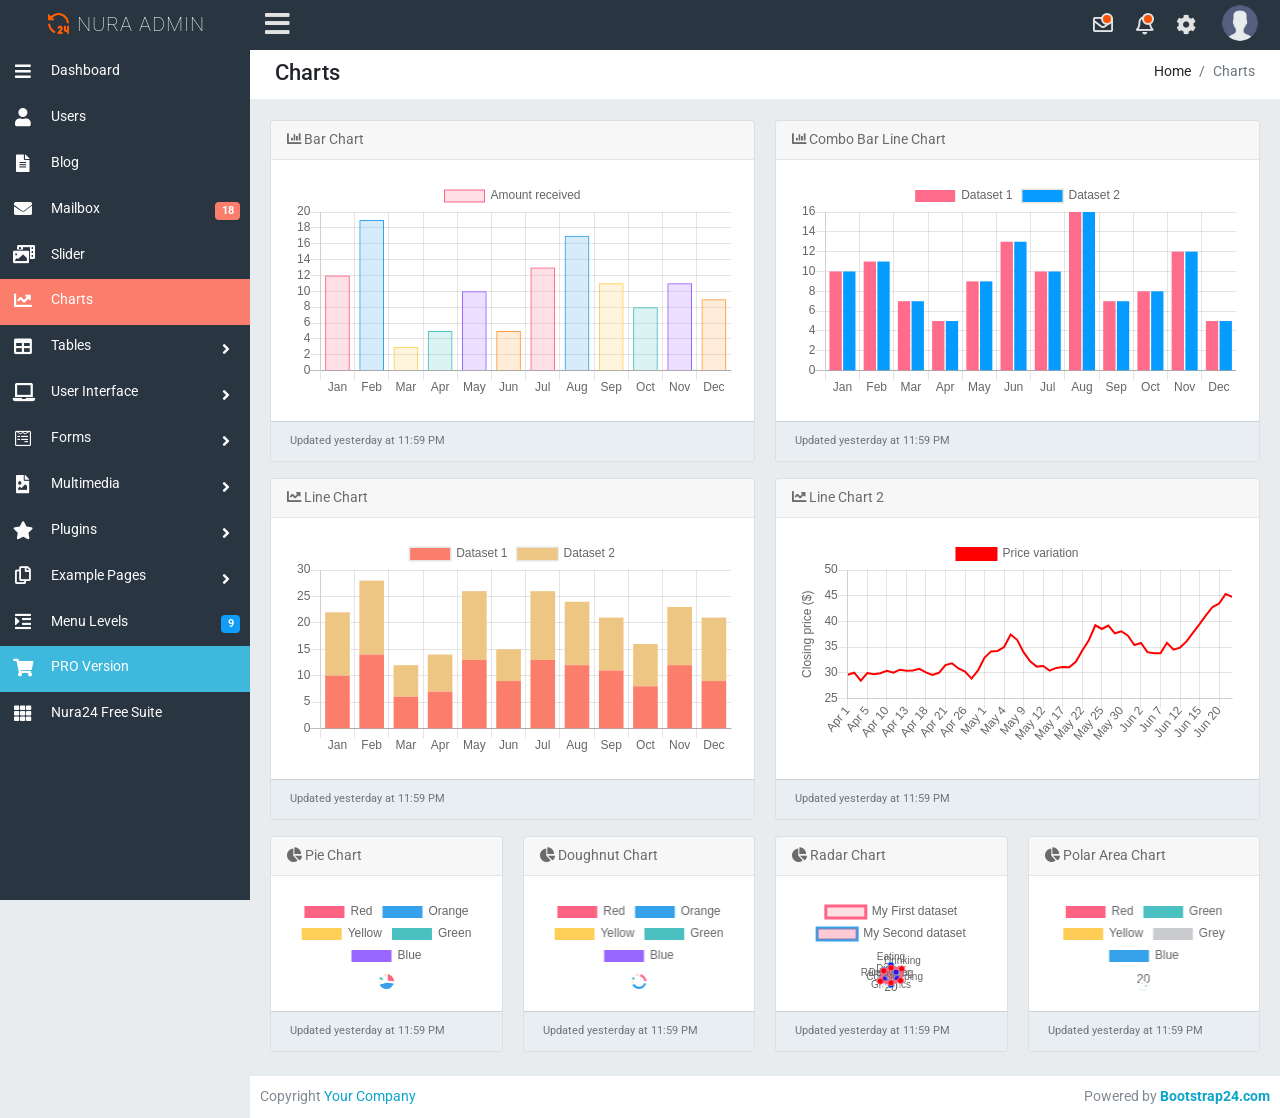
<file: public/Nura Admin/charts.html>
<!DOCTYPE html>
<html lang="en">

<head>
    <title>Nura Admin - Charts</title>
    <meta name="description" content="Charts | Nura Admin">
    <meta charset="utf-8">
    <meta name="viewport" content="width=device-width, initial-scale=1.0">
    <meta name="author" content="Your website">

    <!-- Favicon -->
    <link rel="shortcut icon" href="assets/images/favicon.ico">

    <!-- Bootstrap CSS -->
    <link href="assets/css/bootstrap.min.css" rel="stylesheet" type="text/css" />

    <!-- Font Awesome CSS -->
    <link href="assets/font-awesome/css/all.css" rel="stylesheet" type="text/css" />

    <!-- Custom CSS -->
    <link href="assets/css/style.css" rel="stylesheet" type="text/css" />

    <!-- BEGIN CSS for this page -->
    <link rel="stylesheet" type="text/css" href="assets/plugins/chart.js/Chart.min.css" />
    <!-- END CSS for this page -->
</head>

<body class="adminbody">

    <div id="main">

        <!-- top bar navigation -->
        <div class="headerbar">

            <!-- LOGO -->
            <div class="headerbar-left">
                <a href="index.html" class="logo">
                    <img alt="Logo" src="assets/images/logo.png" />
                    <span>NURA ADMIN</span>
                </a>
            </div>

            <nav class="navbar-custom">

                <ul class="list-inline float-right mb-0">

                    <li class="list-inline-item dropdown notif">
                        <a class="nav-link dropdown-toggle arrow-none" data-toggle="dropdown" href="#" aria-haspopup="false" aria-expanded="false">
                            <i class="far fa-envelope"></i>
                            <span class="notif-bullet"></span>
                        </a>

                        <div class="dropdown-menu dropdown-menu-right dropdown-arrow dropdown-arrow-success dropdown-lg">
                            <!-- item-->
                            <div class="dropdown-item noti-title">
                                <h5>
                                    <small>
                                        <span class="label label-danger pull-xs-right">12</span>Mailbox</small>
                                </h5>
                            </div>

                            <!-- item-->
                            <a href="mail-all.html" class="dropdown-item notify-item">
                                <p class="notify-details ml-0">
                                    <b>John Doe</b>
                                    <span>New message received</span>
                                    <small class="text-muted">3 minutes ago</small>
                                </p>
                            </a>

                            <!-- item-->
                            <a href="mail-all.html" class="dropdown-item notify-item">
                                <p class="notify-details ml-0">
                                    <b>Michael Smith</b>
                                    <span>New message received</span>
                                    <small class="text-muted">18 minutes ago</small>
                                </p>
                            </a>

                            <!-- item-->
                            <a href="mail-all.html" class="dropdown-item notify-item">
                                <p class="notify-details ml-0">
                                    <b>John Lenons</b>
                                    <span>New message received</span>
                                    <small class="text-muted">Yesterday, 18:27</small>
                                </p>
                            </a>

                            <!-- All-->
                            <a href="mail-all.html" class="dropdown-item notify-item notify-all">
                                View All Messages
                            </a>

                        </div>

                    </li>

                    <li class="list-inline-item dropdown notif">
                        <a class="nav-link dropdown-toggle arrow-none" data-toggle="dropdown" href="#" aria-haspopup="false" aria-expanded="false">
                            <i class="far fa-bell"></i>
                            <span class="notif-bullet"></span>
                        </a>

                        <div class="dropdown-menu dropdown-menu-right dropdown-arrow dropdown-arrow-success dropdown-lg">
                            <!-- item-->
                            <div class="dropdown-item noti-title">
                                <h5>
                                    <small>
                                        <span class="label label-danger pull-xs-right">5</span>Allerts</small>
                                </h5>
                            </div>

                            <!-- item-->
                            <a href="#" class="dropdown-item notify-item">
                                <div class="notify-icon bg-faded">
                                    <img src="assets/images/avatars/avatar2.png" alt="img" class="rounded-circle img-fluid">
                                </div>
                                <p class="notify-details">
                                    <b>John Doe</b>
                                    <span>User registration</span>
                                    <small class="text-muted">3 minutes ago</small>
                                </p>
                            </a>

                            <!-- item-->
                            <a href="#" class="dropdown-item notify-item">
                                <div class="notify-icon bg-faded">
                                    <img src="assets/images/avatars/avatar3.png" alt="img" class="rounded-circle img-fluid">
                                </div>
                                <p class="notify-details">
                                    <b>Michael Cox</b>
                                    <span>Task 2 completed</span>
                                    <small class="text-muted">12 minutes ago</small>
                                </p>
                            </a>

                            <!-- item-->
                            <a href="#" class="dropdown-item notify-item">
                                <div class="notify-icon bg-faded">
                                    <img src="assets/images/avatars/avatar4.png" alt="img" class="rounded-circle img-fluid">
                                </div>
                                <p class="notify-details">
                                    <b>Michelle Dolores</b>
                                    <span>New job completed</span>
                                    <small class="text-muted">35 minutes ago</small>
                                </p>
                            </a>

                            <!-- All-->
                            <a href="#" class="dropdown-item notify-item notify-all">
                                View All Allerts
                            </a>

                        </div>
                    </li>


                    <li class="list-inline-item dropdown notif">
                        <a class="nav-link dropdown-toggle arrow-none" data-toggle="dropdown" href="#" aria-haspopup="false" aria-expanded="false">
                            <i class="fas fa-cog"></i>
                        </a>

                        <div class="dropdown-menu dropdown-menu-right dropdown-arrow dropdown-arrow-success dropdown-sm">
                            <!-- item-->
                            <div class="dropdown-item noti-title">
                                <h5>
                                    <small>Settings</small>
                                </h5>
                            </div>

                            <!-- item-->
                            <a href="#" class="dropdown-item notify-item">
                                <p class="notify-details ml-0">
                                    <i class="fas fa-cog"></i>
                                    <b>Settings 1</b>
                                </p>
                            </a>

                            <!-- item-->
                            <a href="#" class="dropdown-item notify-item">
                                <p class="notify-details ml-0">
                                    <i class="fas fa-cog"></i>
                                    <b>Settings 2</b>
                                </p>
                            </a>

                            <!-- item-->
                            <a href="#" class="dropdown-item notify-item">
                                <p class="notify-details ml-0">
                                    <i class="fas fa-cog"></i>
                                    <b>Settings 3</b>
                                </p>
                            </a>

                        </div>

                    </li>


                    <li class="list-inline-item dropdown notif">
                        <a class="nav-link dropdown-toggle nav-user" data-toggle="dropdown" href="#" aria-haspopup="false" aria-expanded="false">
                            <img src="assets/images/avatars/admin.png" alt="Profile image" class="avatar-rounded">
                        </a>
                        <div class="dropdown-menu dropdown-menu-right profile-dropdown ">
                            <!-- item-->
                            <div class="dropdown-item noti-title">
                                <h5 class="text-overflow">
                                    <small>Hello, admin</small>
                                </h5>
                            </div>

                            <!-- item-->
                            <a href="profile.html" class="dropdown-item notify-item">
                                <i class="fas fa-user"></i>
                                <span>Profile</span>
                            </a>

                            <!-- item-->
                            <a href="#" class="dropdown-item notify-item">
                                <i class="fas fa-power-off"></i>
                                <span>Logout</span>
                            </a>
                        </div>
                    </li>

                </ul>

                <ul class="list-inline menu-left mb-0">
                    <li class="float-left">
                        <button class="button-menu-mobile open-left">
                            <i class="fas fa-bars"></i>
                        </button>
                    </li>
                </ul>

            </nav>

        </div>
        <!-- End Navigation -->

        <!-- Left Sidebar -->
        <div class="left main-sidebar">

            <div class="sidebar-inner leftscroll">

                <div id="sidebar-menu">

                    <ul>

                        <li class="submenu">
                            <a href="index.html">
                                <i class="fas fa-bars"></i>
                                <span> Dashboard </span>
                            </a>
                        </li>

                        <li class="submenu">
                            <a href="users.html">
                                <i class="fas fa-user"></i>
                                <span> Users </span>
                            </a>
                        </li>

                        <li class="submenu">
                            <a href="blog.html">
                                <i class="fas fa-file-alt"></i>
                                <span> Blog </span>
                            </a>
                        </li>

                        <li class="submenu">
                            <a href="mail-all.html">
                                <span class="label radius-circle bg-danger float-right">18</span>
                                <i class="fas fa-envelope"></i>
                                <span> Mailbox </span>
                            </a>
                        </li>

                        <li class="submenu">
                            <a href="slider.html">
                                <i class="fas fa-photo-video"></i>
                                <span> Slider </span>
                            </a>
                        </li>

                        <li class="submenu">
                            <a class="active" href="charts.html">
                                <i class="fas fa-chart-line"></i>
                                <span> Charts </span>
                            </a>
                        </li>

                        <li class="submenu">
                            <a id="tables" href="#">
                                <i class="fas fa-table"></i>
                                <span> Tables </span>
                                <span class="menu-arrow"></span>
                            </a>
                            <ul class="list-unstyled">
                                <li>
                                    <a href="tables-basic.html">Basic Tables</a>
                                </li>
                                <li>
                                    <a href="tables-datatable.html">Data Tables</a>
                                </li>
                            </ul>
                        </li>

                        <li class="submenu">
                            <a href="#">
                                <i class="fas fa-laptop"></i>
                                <span> User Interface </span>
                                <span class="menu-arrow"></span>
                            </a>
                            <ul class="list-unstyled">
                                <li>
                                    <a href="ui-alerts.html">Alerts</a>
                                </li>
                                <li>
                                    <a href="ui-buttons.html">Buttons</a>
                                </li>
                                <li>
                                    <a href="ui-cards.html">Cards</a>
                                </li>
                                <li>
                                    <a href="ui-carousel.html">Carousel</a>
                                </li>
                                <li>
                                    <a href="ui-collapse.html">Collapse</a>
                                </li>
                                <li>
                                    <a href="ui-icons.html">Icons</a>
                                </li>
                                <li>
                                    <a href="ui-modals.html">Modals</a>
                                </li>
                                <li>
                                    <a href="ui-tooltips.html">Tooltips and Popovers</a>
                                </li>
                            </ul>
                        </li>

                        <li class="submenu">
                            <a href="#">
                                <i class="fab fa-wpforms"></i>
                                <span> Forms </span>
                                <span class="menu-arrow"></span>
                            </a>
                            <ul class="list-unstyled">
                                <li>
                                    <a href="forms-general.html">General Elements</a>
                                </li>
                                <li>
                                    <a href="forms-select2.html">Select2</a>
                                </li>
                                <li>
                                    <a href="forms-validation.html">Form Validation</a>
                                </li>
                                <li>
                                    <a href="forms-text-editor.html">Text Editors</a>
                                </li>
                                <li>
                                    <a href="forms-upload.html">Multiple File Upload</a>
                                </li>
                                <li>
                                    <a href="forms-datetime-picker.html">Date and Time Picker</a>
                                </li>
                                <li>
                                    <a href="forms-color-picker.html">Color Picker</a>
                                </li>
                            </ul>
                        </li>

                        <li class="submenu">
                            <a href="#">
                                <i class="fas fa-file-image"></i>
                                <span> Multimedia </span>
                                <span class="menu-arrow"></span>
                            </a>
                            <ul class="list-unstyled">
                                <li>
                                    <a href="media-fancybox.html">
                                        <span class="label radius-circle bg-danger float-right">cool</span> Fancybox </a>
                                </li>
                                <li>
                                    <a href="media-masonry.html">Masonry</a>
                                </li>
                                <li>
                                    <a href="media-lightbox.html">Lightbox</a>
                                </li>
                                <li>
                                    <a href="media-owl-carousel.html">Owl Carousel</a>
                                </li>
                                <li>
                                    <a href="media-image-magnifier.html">Image Magnifier</a>
                                </li>
                            </ul>
                        </li>

                        <li class="submenu">
                            <a href="#">
                                <i class="fas fa-star"></i>
                                <span> Plugins </span>
                                <span class="menu-arrow"></span>
                            </a>
                            <ul class="list-unstyled">
                                <li>
                                    <a href="star-rating.html">Star Rating</a>
                                </li>
                                <li>
                                    <a href="range-sliders.html">Range Sliders</a>
                                </li>
                                <li>
                                    <a href="tree-view.html">Tree View</a>
                                </li>
                                <li>
                                    <a href="sweetalert.html">SweetAlert</a>
                                </li>
                                <li>
                                    <a href="calendar.html">Calendar</a>
                                </li>
                                <li>
                                    <a href="counter-up.html">Counter-Up</a>
                                </li>
                            </ul>
                        </li>

                        <li class="submenu">
                            <a href="#">
                                <i class="far fa-copy"></i>
                                <span> Example Pages </span>
                                <span class="menu-arrow"></span>
                            </a>
                            <ul class="list-unstyled">
                                <li>
                                    <a href="page-pricing-tables.html">Pricing Tables</a>
                                </li>
                                <li>
                                    <a href="page-timeline.html">Timeline</a>
                                </li>
                                <li>
                                    <a href="page-invoice.html">Invoice</a>
                                </li>
                                <li>
                                    <a href="page-blank.html">Blank Page</a>
                                </li>
                            </ul>
                        </li>

                        <li class="submenu">
                            <a href="#">
                                <span class="label radius-circle bg-primary float-right">9</span>
                                <i class="fas fa-indent"></i>
                                <span> Menu Levels </span>
                            </a>
                            <ul>
                                <li>
                                    <a href="#">
                                        <span>Second Level</span>
                                    </a>
                                </li>
                                <li class="submenu">
                                    <a href="#">
                                        <span>Third Level</span>
                                        <span class="menu-arrow"></span>
                                    </a>
                                    <ul>
                                        <li>
                                            <a href="#">
                                                <span>Third Level Item</span>
                                            </a>
                                        </li>
                                        <li>
                                            <a href="#">
                                                <span>Third Level Item</span>
                                            </a>
                                        </li>
                                    </ul>
                                </li>
                            </ul>
                        </li>

                        <li class="submenu">
                            <a class="pro" href="pro.html">
                                <i class="fas fa-shopping-cart"></i>
                                <span> PRO Version </span>
                            </a>
                        </li>

                        <li class="submenu">
                            <a target="_blank" href="https://nura24.com">
                                <i class="fas fa-th"></i>
                                <span> Nura24 Free Suite </span>
                            </a>
                        </li>

                    </ul>

                    <div class="clearfix"></div>

                </div>

                <div class="clearfix"></div>

            </div>

        </div>
        <!-- End Sidebar -->

        <div class="content-page">

            <!-- Start content -->
            <div class="content">

                <div class="container-fluid">

                    <div class="row">
                        <div class="col-xl-12">
                            <div class="breadcrumb-holder">
                                <h1 class="main-title float-left">Charts</h1>
                                <ol class="breadcrumb float-right">
                                    <li class="breadcrumb-item">Home</li>
                                    <li class="breadcrumb-item active">Charts</li>
                                </ol>
                                <div class="clearfix"></div>
                            </div>
                        </div>
                    </div>
                    <!-- end row -->


                    <div class="row">

                        <div class="col-xs-12 col-sm-12 col-md-6 col-lg-6 col-xl-6">
                            <div class="card mb-3">
                                <div class="card-header">
                                    <i class="fas fa-chart-bar"></i> Bar Chart
                                </div>

                                <div class="card-body">
                                    <canvas id="barChart"></canvas>
                                </div>
                                <div class="card-footer small text-muted">Updated yesterday at 11:59 PM</div>
                            </div>
                            <!-- end card-->
                        </div>

                        <div class="col-xs-12 col-sm-12 col-md-6 col-lg-6 col-xl-6">
                            <div class="card mb-3">
                                <div class="card-header">
                                    <i class="fas fa-chart-bar"></i> Combo Bar Line Chart
                                </div>

                                <div class="card-body">
                                    <canvas id="comboBarLineChart"></canvas>
                                </div>
                                <div class="card-footer small text-muted">Updated yesterday at 11:59 PM</div>
                            </div>
                            <!-- end card-->
                        </div>

                    </div>


                    <div class="row">
                        <div class="col-xs-12 col-sm-12 col-md-6 col-lg-6 col-xl-6">
                            <div class="card mb-3">
                                <div class="card-header">
                                    <i class="fas fa-chart-line"></i> Line Chart
                                </div>

                                <div class="card-body">
                                    <canvas id="lineChart"></canvas>
                                </div>
                                <div class="card-footer small text-muted">Updated yesterday at 11:59 PM</div>
                            </div>
                            <!-- end card-->
                        </div>

                        <div class="col-xs-12 col-sm-12 col-md-6 col-lg-6 col-xl-6">
                            <div class="card mb-3">
                                <div class="card-header">
                                    <i class="fas fa-chart-line"></i> Line Chart 2
                                </div>

                                <div class="card-body">
                                    <canvas id="lineChart2"></canvas>
                                </div>
                                <div class="card-footer small text-muted">Updated yesterday at 11:59 PM</div>
                            </div>
                            <!-- end card-->
                        </div>
                    </div>
                    <!-- end row -->


                    <div class="row">

                        <div class="col-xs-12 col-sm-12 col-md-6 col-lg-6 col-xl-3">
                            <div class="card mb-3">
                                <div class="card-header">
                                    <i class="fas fa-chart-pie"></i> Pie Chart
                                </div>

                                <div class="card-body">
                                    <canvas id="pieChart"></canvas>
                                </div>
                                <div class="card-footer small text-muted">Updated yesterday at 11:59 PM</div>
                            </div>
                            <!-- end card-->
                        </div>

                        <div class="col-xs-12 col-sm-12 col-md-6 col-lg-6 col-xl-3">
                            <div class="card mb-3">
                                <div class="card-header">
                                    <i class="fas fa-chart-pie"></i> Doughnut Chart
                                </div>

                                <div class="card-body">
                                    <canvas id="doughnutChart"></canvas>
                                </div>
                                <div class="card-footer small text-muted">Updated yesterday at 11:59 PM</div>
                            </div>
                            <!-- end card-->
                        </div>

                        <div class="col-xs-12 col-sm-12 col-md-6 col-lg-6 col-xl-3">
                            <div class="card mb-3">
                                <div class="card-header">
                                    <i class="fas fa-chart-pie"></i> Radar Chart
                                </div>

                                <div class="card-body">
                                    <canvas id="radarChart"></canvas>
                                </div>
                                <div class="card-footer small text-muted">Updated yesterday at 11:59 PM</div>
                            </div>
                            <!-- end card-->
                        </div>

                        <div class="col-xs-12 col-sm-12 col-md-6 col-lg-6 col-xl-3">
                            <div class="card mb-3">
                                <div class="card-header">
                                    <i class="fas fa-chart-pie"></i> Polar Area Chart
                                </div>

                                <div class="card-body">
                                    <canvas id="polarAreaChart"></canvas>
                                </div>
                                <div class="card-footer small text-muted">Updated yesterday at 11:59 PM</div>
                            </div>
                            <!-- end card-->
                        </div>
                    </div>
                    <!-- end row -->


                </div>
                <!-- END container-fluid -->

            </div>
            <!-- END content -->

        </div>
        <!-- END content-page -->

        <footer class="footer">
            <span class="text-right">
                Copyright <a target="_blank" href="#">Your Company</a>
            </span>
            <span class="float-right">
                <!-- Copyright footer link MUST remain intact if you download free version. -->
                <!-- You can delete the links only if you purchased the pro or extended version. -->
                <!-- Purchase the pro or extended version with PHP version of this template: https://bootstrap24.com/template/nura-admin-4-free-bootstrap-admin-template -->
                Powered by <a target="_blank" href="https://bootstrap24.com" title="Download free Bootstrap templates"><b>Bootstrap24.com</b></a>
            </span>
        </footer>

        <script src="assets/js/modernizr.min.js"></script>
        <script src="assets/js/jquery.min.js"></script>
        <script src="assets/js/moment.min.js"></script>

        <script src="assets/js/popper.min.js"></script>
        <script src="assets/js/bootstrap.min.js"></script>

        <script src="assets/js/detect.js"></script>
        <script src="assets/js/fastclick.js"></script>
        <script src="assets/js/jquery.blockUI.js"></script>
        <script src="assets/js/jquery.nicescroll.js"></script>

        <!-- App js -->
        <script src="assets/js/admin.js"></script>

    </div>
    <!-- END main -->

    <!-- BEGIN Java Script for this page -->
    <script src="assets/plugins/chart.js/Chart.min.js"></script>
    <!-- Charts data -->
    <script src="assets/data/data_charts.js"></script>
    <!-- END Java Script for this page -->

</body>

</html>
</file>
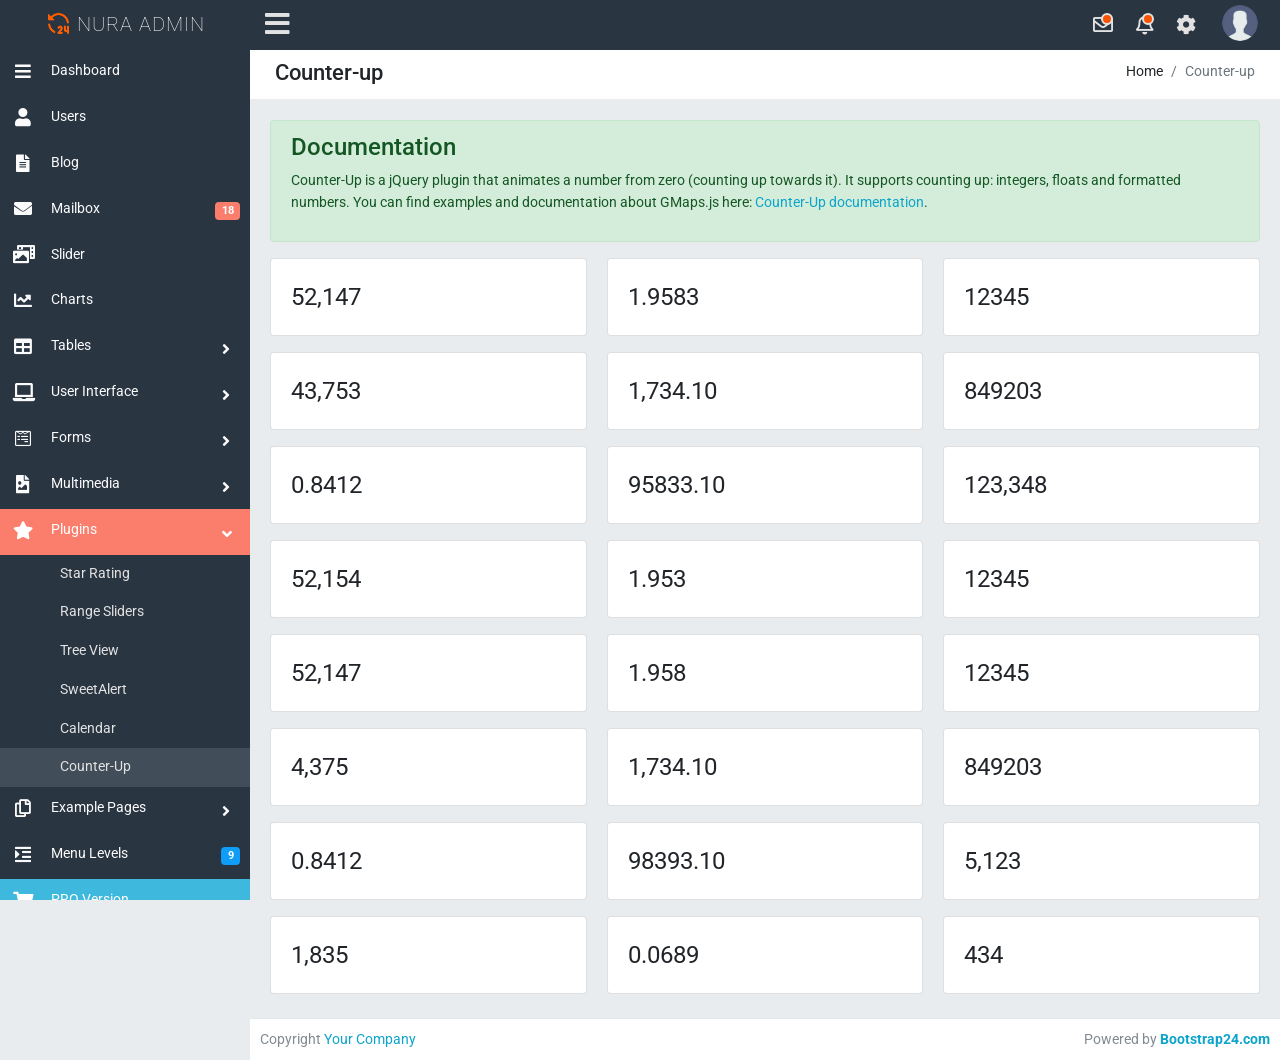
<file: public/Nura Admin/counter-up.html>
<!DOCTYPE html>
<html lang="en">

<head>
    <title>Nura Admin - Counter-up</title>
    <meta name="description" content="Counter-up | Nura Admin">
    <meta charset="utf-8">
    <meta name="viewport" content="width=device-width, initial-scale=1.0">
    <meta name="author" content="Your website">

    <!-- Favicon -->
    <link rel="shortcut icon" href="assets/images/favicon.ico">

    <!-- Bootstrap CSS -->
    <link href="assets/css/bootstrap.min.css" rel="stylesheet" type="text/css" />

    <!-- Font Awesome CSS -->
    <link href="assets/font-awesome/css/all.css" rel="stylesheet" type="text/css" />

    <!-- Custom CSS -->
    <link href="assets/css/style.css" rel="stylesheet" type="text/css" />
</head>

<body class="adminbody">

    <div id="main">

        <!-- top bar navigation -->
        <div class="headerbar">

            <!-- LOGO -->
            <div class="headerbar-left">
                <a href="index.html" class="logo">
                    <img alt="Logo" src="assets/images/logo.png" />
                    <span>NURA ADMIN</span>
                </a>
            </div>

            <nav class="navbar-custom">

                <ul class="list-inline float-right mb-0">
                   
                    <li class="list-inline-item dropdown notif">
                        <a class="nav-link dropdown-toggle arrow-none" data-toggle="dropdown" href="#" aria-haspopup="false" aria-expanded="false">
                            <i class="far fa-envelope"></i>
                            <span class="notif-bullet"></span>
                        </a>

                        <div class="dropdown-menu dropdown-menu-right dropdown-arrow dropdown-arrow-success dropdown-lg">
                            <!-- item-->
                            <div class="dropdown-item noti-title">
                                <h5>
                                    <small>
                                        <span class="label label-danger pull-xs-right">12</span>Mailbox</small>
                                </h5>
                            </div>

                            <!-- item-->
                            <a href="mail-all.html" class="dropdown-item notify-item">
                                <p class="notify-details ml-0">
                                    <b>John Doe</b>
                                    <span>New message received</span>
                                    <small class="text-muted">3 minutes ago</small>
                                </p>
                            </a>

                            <!-- item-->
                            <a href="mail-all.html" class="dropdown-item notify-item">
                                <p class="notify-details ml-0">
                                    <b>Michael Smith</b>
                                    <span>New message received</span>
                                    <small class="text-muted">18 minutes ago</small>
                                </p>
                            </a>

                            <!-- item-->
                            <a href="mail-all.html" class="dropdown-item notify-item">
                                <p class="notify-details ml-0">
                                    <b>John Lenons</b>
                                    <span>New message received</span>
                                    <small class="text-muted">Yesterday, 18:27</small>
                                </p>
                            </a>

                            <!-- All-->
                            <a href="mail-all.html" class="dropdown-item notify-item notify-all">
                                View All Messages
                            </a>

                        </div>

                    </li>

                    <li class="list-inline-item dropdown notif">
                        <a class="nav-link dropdown-toggle arrow-none" data-toggle="dropdown" href="#" aria-haspopup="false" aria-expanded="false">
                            <i class="far fa-bell"></i>
                            <span class="notif-bullet"></span>
                        </a>

                        <div class="dropdown-menu dropdown-menu-right dropdown-arrow dropdown-arrow-success dropdown-lg">
                            <!-- item-->
                            <div class="dropdown-item noti-title">
                                <h5>
                                    <small>
                                        <span class="label label-danger pull-xs-right">5</span>Allerts</small>
                                </h5>
                            </div>

                            <!-- item-->
                            <a href="#" class="dropdown-item notify-item">
                                <div class="notify-icon bg-faded">
                                    <img src="assets/images/avatars/avatar2.png" alt="img" class="rounded-circle img-fluid">
                                </div>
                                <p class="notify-details">
                                    <b>John Doe</b>
                                    <span>User registration</span>
                                    <small class="text-muted">3 minutes ago</small>
                                </p>
                            </a>

                            <!-- item-->
                            <a href="#" class="dropdown-item notify-item">
                                <div class="notify-icon bg-faded">
                                    <img src="assets/images/avatars/avatar3.png" alt="img" class="rounded-circle img-fluid">
                                </div>
                                <p class="notify-details">
                                    <b>Michael Cox</b>
                                    <span>Task 2 completed</span>
                                    <small class="text-muted">12 minutes ago</small>
                                </p>
                            </a>

                            <!-- item-->
                            <a href="#" class="dropdown-item notify-item">
                                <div class="notify-icon bg-faded">
                                    <img src="assets/images/avatars/avatar4.png" alt="img" class="rounded-circle img-fluid">
                                </div>
                                <p class="notify-details">
                                    <b>Michelle Dolores</b>
                                    <span>New job completed</span>
                                    <small class="text-muted">35 minutes ago</small>
                                </p>
                            </a>

                            <!-- All-->
                            <a href="#" class="dropdown-item notify-item notify-all">
                                View All Allerts
                            </a>

                        </div>
                    </li>


                    <li class="list-inline-item dropdown notif">
                        <a class="nav-link dropdown-toggle arrow-none" data-toggle="dropdown" href="#" aria-haspopup="false" aria-expanded="false">
                            <i class="fas fa-cog"></i>
                        </a>

                        <div class="dropdown-menu dropdown-menu-right dropdown-arrow dropdown-arrow-success dropdown-sm">
                            <!-- item-->
                            <div class="dropdown-item noti-title">
                                <h5>
                                    <small>Settings</small>
                                </h5>
                            </div>

                            <!-- item-->
                            <a href="#" class="dropdown-item notify-item">
                                <p class="notify-details ml-0">
                                    <i class="fas fa-cog"></i>
                                    <b>Settings 1</b>
                                </p>
                            </a>

                            <!-- item-->
                            <a href="#" class="dropdown-item notify-item">
                                <p class="notify-details ml-0">
                                    <i class="fas fa-cog"></i>
                                    <b>Settings 2</b>
                                </p>
                            </a>

                            <!-- item-->
                            <a href="#" class="dropdown-item notify-item">
                                <p class="notify-details ml-0">
                                    <i class="fas fa-cog"></i>
                                    <b>Settings 3</b>
                                </p>
                            </a>

                        </div>

                    </li>


                    <li class="list-inline-item dropdown notif">
                        <a class="nav-link dropdown-toggle nav-user" data-toggle="dropdown" href="#" aria-haspopup="false" aria-expanded="false">
                            <img src="assets/images/avatars/admin.png" alt="Profile image" class="avatar-rounded">
                        </a>
                        <div class="dropdown-menu dropdown-menu-right profile-dropdown ">
                            <!-- item-->
                            <div class="dropdown-item noti-title">
                                <h5 class="text-overflow">
                                    <small>Hello, admin</small>
                                </h5>
                            </div>

                            <!-- item-->
                            <a href="profile.html" class="dropdown-item notify-item">
                                <i class="fas fa-user"></i>
                                <span>Profile</span>
                            </a>

                            <!-- item-->
                            <a href="#" class="dropdown-item notify-item">
                                <i class="fas fa-power-off"></i>
                                <span>Logout</span>
                            </a>
                        </div>
                    </li>

                </ul>

                <ul class="list-inline menu-left mb-0">
                    <li class="float-left">
                        <button class="button-menu-mobile open-left">
                            <i class="fas fa-bars"></i>
                        </button>
                    </li>
                </ul>

            </nav>

        </div>
        <!-- End Navigation -->

        <!-- Left Sidebar -->
        <div class="left main-sidebar">

            <div class="sidebar-inner leftscroll">

                <div id="sidebar-menu">

                    <ul>

                        <li class="submenu">
                            <a href="index.html">
                                <i class="fas fa-bars"></i>
                                <span> Dashboard </span>
                            </a>
                        </li>

                        <li class="submenu">
                            <a href="users.html">
                                <i class="fas fa-user"></i>
                                <span> Users </span>
                            </a>
                        </li>

                        <li class="submenu">
                            <a href="blog.html">
                                <i class="fas fa-file-alt"></i>
                                <span> Blog </span>
                            </a>
                        </li>

                        <li class="submenu">
                            <a href="mail-all.html">
                                <span class="label radius-circle bg-danger float-right">18</span>
                                <i class="fas fa-envelope"></i>
                                <span> Mailbox </span>
                            </a>
                        </li>

                        <li class="submenu">
                            <a href="slider.html">
                                <i class="fas fa-photo-video"></i>
                                <span> Slider </span>
                            </a>
                        </li>

                        <li class="submenu">
                            <a href="charts.html">
                                <i class="fas fa-chart-line"></i>
                                <span> Charts </span>
                            </a>
                        </li>

                        <li class="submenu">
                            <a id="tables" href="#">
                                <i class="fas fa-table"></i>
                                <span> Tables </span>
                                <span class="menu-arrow"></span>
                            </a>
                            <ul class="list-unstyled">
                                <li>
                                    <a href="tables-basic.html">Basic Tables</a>
                                </li>
                                <li>
                                    <a href="tables-datatable.html">Data Tables</a>
                                </li>
                            </ul>
                        </li>

                        <li class="submenu">
                            <a href="#">
                                <i class="fas fa-laptop"></i>
                                <span> User Interface </span>
                                <span class="menu-arrow"></span>
                            </a>
                            <ul class="list-unstyled">
                                <li>
                                    <a href="ui-alerts.html">Alerts</a>
                                </li>
                                <li>
                                    <a href="ui-buttons.html">Buttons</a>
                                </li>
                                <li>
                                    <a href="ui-cards.html">Cards</a>
                                </li>
                                <li>
                                    <a href="ui-carousel.html">Carousel</a>
                                </li>
                                <li>
                                    <a href="ui-collapse.html">Collapse</a>
                                </li>
                                <li>
                                    <a href="ui-icons.html">Icons</a>
                                </li>
                                <li>
                                    <a href="ui-modals.html">Modals</a>
                                </li>
                                <li>
                                    <a href="ui-tooltips.html">Tooltips and Popovers</a>
                                </li>
                            </ul>
                        </li>

                        <li class="submenu">
                            <a href="#">
                                <i class="fab fa-wpforms"></i>
                                <span> Forms </span>
                                <span class="menu-arrow"></span>
                            </a>
                            <ul class="list-unstyled">
                                <li>
                                    <a href="forms-general.html">General Elements</a>
                                </li>
                                <li>
                                    <a href="forms-select2.html">Select2</a>
                                </li>
                                <li>
                                    <a href="forms-validation.html">Form Validation</a>
                                </li>
                                <li>
                                    <a href="forms-text-editor.html">Text Editors</a>
                                </li>
                                <li>
                                    <a href="forms-upload.html">Multiple File Upload</a>
                                </li>
                                <li>
                                    <a href="forms-datetime-picker.html">Date and Time Picker</a>
                                </li>
                                <li>
                                    <a href="forms-color-picker.html">Color Picker</a>
                                </li>
                            </ul>
                        </li>

                        <li class="submenu">
                            <a href="#">
                                <i class="fas fa-file-image"></i>
                                <span> Multimedia </span>
                                <span class="menu-arrow"></span>
                            </a>
                            <ul class="list-unstyled">
                                <li>
                                    <a href="media-fancybox.html">
                                        <span class="label radius-circle bg-danger float-right">cool</span> Fancybox </a>
                                </li>
                                <li>
                                    <a href="media-masonry.html">Masonry</a>
                                </li>
                                <li>
                                    <a href="media-lightbox.html">Lightbox</a>
                                </li>
                                <li>
                                    <a href="media-owl-carousel.html">Owl Carousel</a>
                                </li>
                                <li>
                                    <a href="media-image-magnifier.html">Image Magnifier</a>
                                </li>
                            </ul>
                        </li>

                        <li class="submenu">
                            <a href="#">
                                <i class="fas fa-star"></i>
                                <span> Plugins </span>
                                <span class="menu-arrow"></span>
                            </a>
                            <ul class="list-unstyled">
                                <li>
                                    <a href="star-rating.html">Star Rating</a>
                                </li>
                                <li>
                                    <a href="range-sliders.html">Range Sliders</a>
                                </li>
                                <li>
                                    <a href="tree-view.html">Tree View</a>
                                </li>
                                <li>
                                    <a href="sweetalert.html">SweetAlert</a>
                                </li>
                                <li>
                                    <a href="calendar.html">Calendar</a>
                                </li>
                                <li class="active">
                                    <a class="active" href="counter-up.html">Counter-Up</a>
                                </li>
                            </ul>
                        </li>

                        <li class="submenu">
                            <a href="#">
                                <i class="far fa-copy"></i>
                                <span> Example Pages </span>
                                <span class="menu-arrow"></span>
                            </a>
                            <ul class="list-unstyled">
                                <li>
                                    <a href="page-pricing-tables.html">Pricing Tables</a>
                                </li>
                                <li>
                                    <a href="page-timeline.html">Timeline</a>
                                </li>
                                <li>
                                    <a href="page-invoice.html">Invoice</a>
                                </li>
                                <li>
                                    <a href="page-blank.html">Blank Page</a>
                                </li>
                            </ul>
                        </li>

                        <li class="submenu">
                            <a href="#">
                                <span class="label radius-circle bg-primary float-right">9</span>
                                <i class="fas fa-indent"></i>
                                <span> Menu Levels </span>
                            </a>
                            <ul>
                                <li>
                                    <a href="#">
                                        <span>Second Level</span>
                                    </a>
                                </li>
                                <li class="submenu">
                                    <a href="#">
                                        <span>Third Level</span>
                                        <span class="menu-arrow"></span>
                                    </a>
                                    <ul>
                                        <li>
                                            <a href="#">
                                                <span>Third Level Item</span>
                                            </a>
                                        </li>
                                        <li>
                                            <a href="#">
                                                <span>Third Level Item</span>
                                            </a>
                                        </li>
                                    </ul>
                                </li>
                            </ul>
                        </li>

                        <li class="submenu">
                            <a class="pro" href="pro.html">
                                <i class="fas fa-shopping-cart"></i>
                                <span> PRO Version </span>
                            </a>
                        </li>

                        <li class="submenu">
                            <a target="_blank" href="https://nura24.com">
                                <i class="fas fa-th"></i>
                                <span> Nura24 Free Suite </span>
                            </a>
                        </li>

                    </ul>

                    <div class="clearfix"></div>

                </div>

                <div class="clearfix"></div>

            </div>

        </div>
        <!-- End Sidebar -->


        <div class="content-page">

            <!-- Start content -->
            <div class="content">

                <div class="container-fluid">


                    <div class="row">
                        <div class="col-xl-12">
                            <div class="breadcrumb-holder">
                                <h1 class="main-title float-left">Counter-up</h1>
                                <ol class="breadcrumb float-right">
                                    <li class="breadcrumb-item">Home</li>
                                    <li class="breadcrumb-item active">Counter-up</li>
                                </ol>
                                <div class="clearfix"></div>
                            </div>
                        </div>
                    </div>
                    <!-- end row -->


                    <div class="alert alert-success" role="alert">
                        <h4 class="alert-heading">Documentation</h4>
                        <p>Counter-Up is a jQuery plugin that animates a number from zero (counting up towards it). It
                            supports
                            counting up: integers, floats and formatted numbers. You can find examples and documentation
                            about GMaps.js here:
                            <a target="_blank" href="https://github.com/bfintal/Counter-Up">Counter-Up
                                documentation</a>.</p>
                    </div>


                    <div class="row">
                        <div class="col-xs-12 col-sm-6 col-md-4 col-lg-4 col-xl-4">
                            <div class="card mb-3">
                                <div class="card-body">
                                    <span class="counter">52,147</span>
                                </div>
                            </div>
                            <!-- end card-->
                        </div>

                        <div class="col-xs-12 col-sm-6 col-md-4 col-lg-4 col-xl-4">
                            <div class="card mb-3">
                                <div class="card-body">
                                    <span class="counter">1.9583</span>
                                </div>
                            </div>
                            <!-- end card-->
                        </div>

                        <div class="col-xs-12 col-sm-6 col-md-4 col-lg-4 col-xl-4">
                            <div class="card mb-3">
                                <div class="card-body">
                                    <span class="counter">12345</span>
                                </div>
                            </div>
                            <!-- end card-->
                        </div>
                    </div>
                    <!-- end row -->


                    <div class="row">
                        <div class="col-xs-12 col-sm-6 col-md-4 col-lg-4 col-xl-4">
                            <div class="card mb-3">
                                <div class="card-body">
                                    <span class="counter">43,753</span>
                                </div>
                            </div>
                            <!-- end card-->
                        </div>

                        <div class="col-xs-12 col-sm-6 col-md-4 col-lg-4 col-xl-4">
                            <div class="card mb-3">
                                <div class="card-body">
                                    <span class="counter">1,734.10</span>
                                </div>
                            </div>
                            <!-- end card-->
                        </div>

                        <div class="col-xs-12 col-sm-6 col-md-4 col-lg-4 col-xl-4">
                            <div class="card mb-3">
                                <div class="card-body">
                                    <span class="counter">849203</span>
                                </div>
                            </div>
                            <!-- end card-->
                        </div>
                    </div>
                    <!-- end row -->


                    <div class="row">
                        <div class="col-xs-12 col-sm-6 col-md-4 col-lg-4 col-xl-4">
                            <div class="card mb-3">
                                <div class="card-body">
                                    <span class="counter">0.8412</span>
                                </div>
                            </div>
                            <!-- end card-->
                        </div>

                        <div class="col-xs-12 col-sm-6 col-md-4 col-lg-4 col-xl-4">
                            <div class="card mb-3">
                                <div class="card-body">
                                    <span class="counter">95833.10</span>
                                </div>
                            </div>
                            <!-- end card-->
                        </div>

                        <div class="col-xs-12 col-sm-6 col-md-4 col-lg-4 col-xl-4">
                            <div class="card mb-3">
                                <div class="card-body">
                                    <span class="counter">123,348</span>
                                </div>
                            </div>
                            <!-- end card-->
                        </div>
                    </div>
                    <!-- end row -->


                    <div class="row">
                        <div class="col-xs-12 col-sm-6 col-md-4 col-lg-4 col-xl-4">
                            <div class="card mb-3">
                                <div class="card-body">
                                    <span class="counter">52,155</span>
                                </div>
                            </div>
                            <!-- end card-->
                        </div>

                        <div class="col-xs-12 col-sm-6 col-md-4 col-lg-4 col-xl-4">
                            <div class="card mb-3">
                                <div class="card-body">
                                    <span class="counter">1.953</span>
                                </div>
                            </div>
                            <!-- end card-->
                        </div>

                        <div class="col-xs-12 col-sm-6 col-md-4 col-lg-4 col-xl-4">
                            <div class="card mb-3">
                                <div class="card-body">
                                    <span class="counter">12345</span>
                                </div>
                            </div>
                            <!-- end card-->
                        </div>
                    </div>
                    <!-- end row -->


                    <div class="row">
                        <div class="col-xs-12 col-sm-6 col-md-4 col-lg-4 col-xl-4">
                            <div class="card mb-3">
                                <div class="card-body">
                                    <span class="counter">52,147</span>
                                </div>
                            </div>
                            <!-- end card-->
                        </div>

                        <div class="col-xs-12 col-sm-6 col-md-4 col-lg-4 col-xl-4">
                            <div class="card mb-3">
                                <div class="card-body">
                                    <span class="counter">1.958</span>
                                </div>
                            </div>
                            <!-- end card-->
                        </div>

                        <div class="col-xs-12 col-sm-6 col-md-4 col-lg-4 col-xl-4">
                            <div class="card mb-3">
                                <div class="card-body">
                                    <span class="counter">12345</span>
                                </div>
                            </div>
                            <!-- end card-->
                        </div>
                    </div>
                    <!-- end row -->


                    <div class="row">
                        <div class="col-xs-12 col-sm-6 col-md-4 col-lg-4 col-xl-4">
                            <div class="card mb-3">
                                <div class="card-body">
                                    <span class="counter">4,375</span>
                                </div>
                            </div>
                            <!-- end card-->
                        </div>

                        <div class="col-xs-12 col-sm-6 col-md-4 col-lg-4 col-xl-4">
                            <div class="card mb-3">
                                <div class="card-body">
                                    <span class="counter">1,734.10</span>
                                </div>
                            </div>
                            <!-- end card-->
                        </div>

                        <div class="col-xs-12 col-sm-6 col-md-4 col-lg-4 col-xl-4">
                            <div class="card mb-3">
                                <div class="card-body">
                                    <span class="counter">849203</span>
                                </div>
                            </div>
                            <!-- end card-->
                        </div>
                    </div>
                    <!-- end row -->


                    <div class="row">
                        <div class="col-xs-12 col-sm-6 col-md-4 col-lg-4 col-xl-4">
                            <div class="card mb-3">
                                <div class="card-body">
                                    <span class="counter">0.8412</span>
                                </div>
                            </div>
                            <!-- end card-->
                        </div>

                        <div class="col-xs-12 col-sm-6 col-md-4 col-lg-4 col-xl-4">
                            <div class="card mb-3">
                                <div class="card-body">
                                    <span class="counter">98393.10</span>
                                </div>
                            </div>
                            <!-- end card-->
                        </div>

                        <div class="col-xs-12 col-sm-6 col-md-4 col-lg-4 col-xl-4">
                            <div class="card mb-3">
                                <div class="card-body">
                                    <span class="counter">5,123</span>
                                </div>
                            </div>
                            <!-- end card-->
                        </div>
                    </div>
                    <!-- end row -->


                    <div class="row">
                        <div class="col-xs-12 col-sm-6 col-md-4 col-lg-4 col-xl-4">
                            <div class="card mb-3">
                                <div class="card-body">
                                    <span class="counter">52,155</span>
                                </div>
                            </div>
                            <!-- end card-->
                        </div>

                        <div class="col-xs-12 col-sm-6 col-md-4 col-lg-4 col-xl-4">
                            <div class="card mb-3">
                                <div class="card-body">
                                    <span class="counter">1.9583</span>
                                </div>
                            </div>
                            <!-- end card-->
                        </div>

                        <div class="col-xs-12 col-sm-6 col-md-4 col-lg-4 col-xl-4">
                            <div class="card mb-3">
                                <div class="card-body">
                                    <span class="counter">12345</span>
                                </div>
                            </div>
                            <!-- end card-->
                        </div>
                    </div>
                    <!-- end row -->

                </div>
                <!-- END container-fluid -->

            </div>
            <!-- END content -->

        </div>
        <!-- END content-page -->

        <footer class="footer">
            <span class="text-right">
                Copyright <a target="_blank" href="#">Your Company</a>
            </span>
            <span class="float-right">
                <!-- Copyright footer link MUST remain intact if you download free version. -->
                <!-- You can delete the links only if you purchased the pro or extended version. -->
                <!-- Purchase the pro or extended version with PHP version of this template: https://bootstrap24.com/template/nura-admin-4-free-bootstrap-admin-template -->
                Powered by <a target="_blank" href="https://bootstrap24.com" title="Download free Bootstrap templates"><b>Bootstrap24.com</b></a>
            </span>
        </footer>

        <script src="assets/js/modernizr.min.js"></script>
        <script src="assets/js/jquery.min.js"></script>
        <script src="assets/js/moment.min.js"></script>

        <script src="assets/js/popper.min.js"></script>
        <script src="assets/js/bootstrap.min.js"></script>

        <script src="assets/js/detect.js"></script>
        <script src="assets/js/fastclick.js"></script>
        <script src="assets/js/jquery.blockUI.js"></script>
        <script src="assets/js/jquery.nicescroll.js"></script>

        <!-- App js -->
        <script src="assets/js/admin.js"></script>

    </div>
    <!-- END main -->

    <!-- BEGIN Java Script for this page -->
    <script src="assets/plugins/waypoints/lib/jquery.waypoints.min.js"></script>
    <script src="assets/plugins/counterup/jquery.counterup.min.js"></script>
    <script>
        $(document).on('ready',function() {
            $('.counter').counterUp({
                delay: 10,
                time: 1000
            });
        });
    </script>
    <!-- END Java Script for this page -->

</body>

</html>
</file>
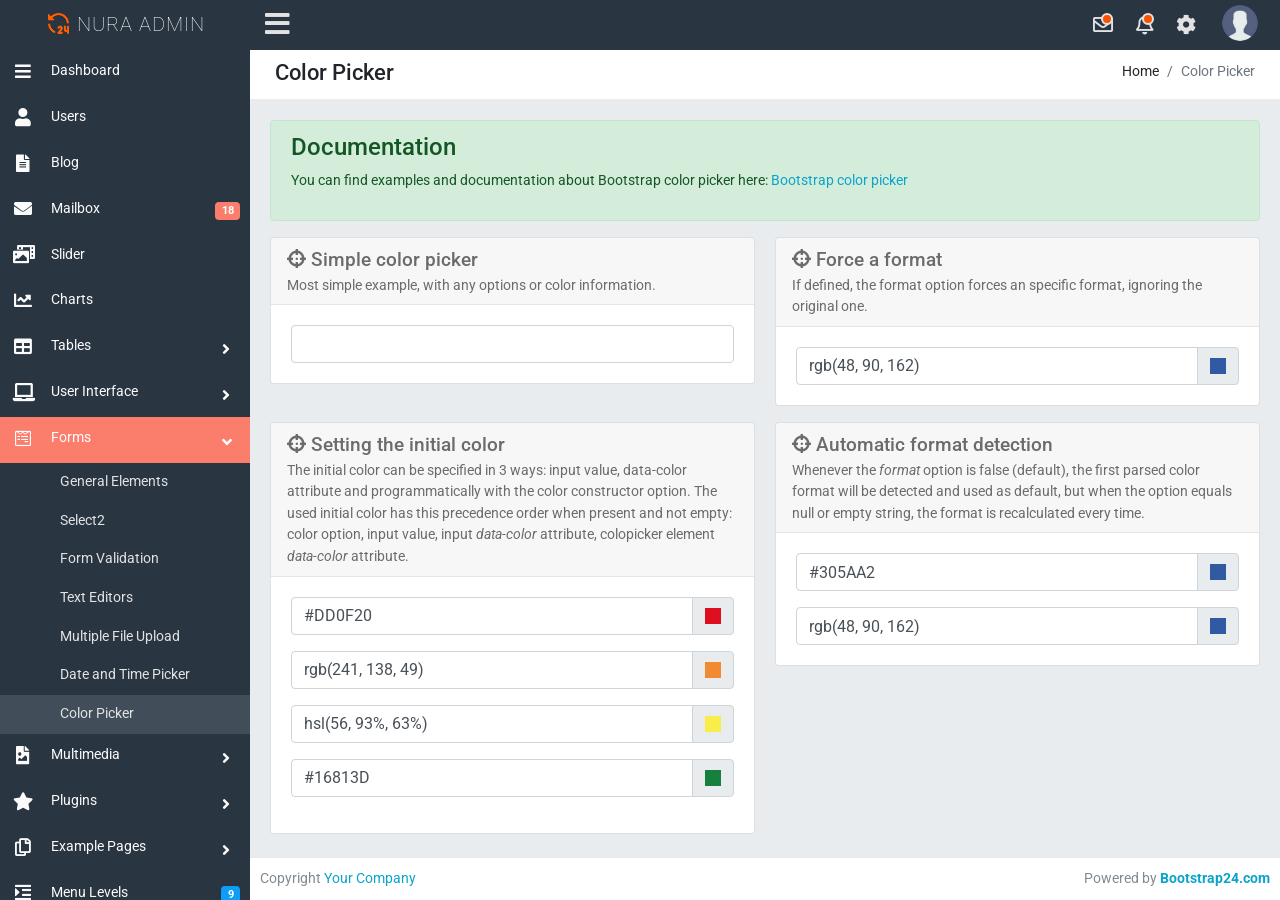
<file: public/Nura Admin/forms-color-picker.html>
<!DOCTYPE html>
<html lang="en">

<head>
    <title>Nura Admin - Color picker</title>
    <meta name="description" content="Color picker | Nura Admin">
    <meta charset="utf-8">
    <meta name="viewport" content="width=device-width, initial-scale=1.0">
    <meta name="author" content="Your website">

    <!-- Favicon -->
    <link rel="shortcut icon" href="assets/images/favicon.ico">

    <!-- Bootstrap CSS -->
    <link href="assets/css/bootstrap.min.css" rel="stylesheet" type="text/css" />

    <!-- Font Awesome CSS -->
    <link href="assets/font-awesome/css/all.css" rel="stylesheet" type="text/css" />

    <!-- Custom CSS -->
    <link href="assets/css/style.css" rel="stylesheet" type="text/css" />

    <!-- BEGIN CSS for this page -->
    <link href="assets/plugins/colorpicker/bootstrap-colorpicker.min.css" rel="stylesheet" />
    <!-- END CSS for this page -->
</head>

<body class="adminbody">

    <div id="main">

        <!-- top bar navigation -->
        <div class="headerbar">

            <!-- LOGO -->
            <div class="headerbar-left">
                <a href="index.html" class="logo">
                    <img alt="Logo" src="assets/images/logo.png" />
                    <span>NURA ADMIN</span>
                </a>
            </div>

            <nav class="navbar-custom">

                <ul class="list-inline float-right mb-0">

                    <li class="list-inline-item dropdown notif">
                        <a class="nav-link dropdown-toggle arrow-none" data-toggle="dropdown" href="#" aria-haspopup="false" aria-expanded="false">
                            <i class="far fa-envelope"></i>
                            <span class="notif-bullet"></span>
                        </a>

                        <div class="dropdown-menu dropdown-menu-right dropdown-arrow dropdown-arrow-success dropdown-lg">
                            <!-- item-->
                            <div class="dropdown-item noti-title">
                                <h5>
                                    <small>
                                        <span class="label label-danger pull-xs-right">12</span>Mailbox</small>
                                </h5>
                            </div>

                            <!-- item-->
                            <a href="mail-all.html" class="dropdown-item notify-item">
                                <p class="notify-details ml-0">
                                    <b>John Doe</b>
                                    <span>New message received</span>
                                    <small class="text-muted">3 minutes ago</small>
                                </p>
                            </a>

                            <!-- item-->
                            <a href="mail-all.html" class="dropdown-item notify-item">
                                <p class="notify-details ml-0">
                                    <b>Michael Smith</b>
                                    <span>New message received</span>
                                    <small class="text-muted">18 minutes ago</small>
                                </p>
                            </a>

                            <!-- item-->
                            <a href="mail-all.html" class="dropdown-item notify-item">
                                <p class="notify-details ml-0">
                                    <b>John Lenons</b>
                                    <span>New message received</span>
                                    <small class="text-muted">Yesterday, 18:27</small>
                                </p>
                            </a>

                            <!-- All-->
                            <a href="mail-all.html" class="dropdown-item notify-item notify-all">
                                View All Messages
                            </a>

                        </div>

                    </li>

                    <li class="list-inline-item dropdown notif">
                        <a class="nav-link dropdown-toggle arrow-none" data-toggle="dropdown" href="#" aria-haspopup="false" aria-expanded="false">
                            <i class="far fa-bell"></i>
                            <span class="notif-bullet"></span>
                        </a>

                        <div class="dropdown-menu dropdown-menu-right dropdown-arrow dropdown-arrow-success dropdown-lg">
                            <!-- item-->
                            <div class="dropdown-item noti-title">
                                <h5>
                                    <small>
                                        <span class="label label-danger pull-xs-right">5</span>Allerts</small>
                                </h5>
                            </div>

                            <!-- item-->
                            <a href="#" class="dropdown-item notify-item">
                                <div class="notify-icon bg-faded">
                                    <img src="assets/images/avatars/avatar2.png" alt="img" class="rounded-circle img-fluid">
                                </div>
                                <p class="notify-details">
                                    <b>John Doe</b>
                                    <span>User registration</span>
                                    <small class="text-muted">3 minutes ago</small>
                                </p>
                            </a>

                            <!-- item-->
                            <a href="#" class="dropdown-item notify-item">
                                <div class="notify-icon bg-faded">
                                    <img src="assets/images/avatars/avatar3.png" alt="img" class="rounded-circle img-fluid">
                                </div>
                                <p class="notify-details">
                                    <b>Michael Cox</b>
                                    <span>Task 2 completed</span>
                                    <small class="text-muted">12 minutes ago</small>
                                </p>
                            </a>

                            <!-- item-->
                            <a href="#" class="dropdown-item notify-item">
                                <div class="notify-icon bg-faded">
                                    <img src="assets/images/avatars/avatar4.png" alt="img" class="rounded-circle img-fluid">
                                </div>
                                <p class="notify-details">
                                    <b>Michelle Dolores</b>
                                    <span>New job completed</span>
                                    <small class="text-muted">35 minutes ago</small>
                                </p>
                            </a>

                            <!-- All-->
                            <a href="#" class="dropdown-item notify-item notify-all">
                                View All Allerts
                            </a>

                        </div>
                    </li>


                    <li class="list-inline-item dropdown notif">
                        <a class="nav-link dropdown-toggle arrow-none" data-toggle="dropdown" href="#" aria-haspopup="false" aria-expanded="false">
                            <i class="fas fa-cog"></i>
                        </a>

                        <div class="dropdown-menu dropdown-menu-right dropdown-arrow dropdown-arrow-success dropdown-sm">
                            <!-- item-->
                            <div class="dropdown-item noti-title">
                                <h5>
                                    <small>Settings</small>
                                </h5>
                            </div>

                            <!-- item-->
                            <a href="#" class="dropdown-item notify-item">
                                <p class="notify-details ml-0">
                                    <i class="fas fa-cog"></i>
                                    <b>Settings 1</b>
                                </p>
                            </a>

                            <!-- item-->
                            <a href="#" class="dropdown-item notify-item">
                                <p class="notify-details ml-0">
                                    <i class="fas fa-cog"></i>
                                    <b>Settings 2</b>
                                </p>
                            </a>

                            <!-- item-->
                            <a href="#" class="dropdown-item notify-item">
                                <p class="notify-details ml-0">
                                    <i class="fas fa-cog"></i>
                                    <b>Settings 3</b>
                                </p>
                            </a>

                        </div>

                    </li>


                    <li class="list-inline-item dropdown notif">
                        <a class="nav-link dropdown-toggle nav-user" data-toggle="dropdown" href="#" aria-haspopup="false" aria-expanded="false">
                            <img src="assets/images/avatars/admin.png" alt="Profile image" class="avatar-rounded">
                        </a>
                        <div class="dropdown-menu dropdown-menu-right profile-dropdown ">
                            <!-- item-->
                            <div class="dropdown-item noti-title">
                                <h5 class="text-overflow">
                                    <small>Hello, admin</small>
                                </h5>
                            </div>

                            <!-- item-->
                            <a href="profile.html" class="dropdown-item notify-item">
                                <i class="fas fa-user"></i>
                                <span>Profile</span>
                            </a>

                            <!-- item-->
                            <a href="#" class="dropdown-item notify-item">
                                <i class="fas fa-power-off"></i>
                                <span>Logout</span>
                            </a>
                        </div>
                    </li>

                </ul>

                <ul class="list-inline menu-left mb-0">
                    <li class="float-left">
                        <button class="button-menu-mobile open-left">
                            <i class="fas fa-bars"></i>
                        </button>
                    </li>
                </ul>

            </nav>

        </div>
        <!-- End Navigation -->

        <!-- Left Sidebar -->
        <div class="left main-sidebar">

            <div class="sidebar-inner leftscroll">

                <div id="sidebar-menu">

                    <ul>

                        <li class="submenu">
                            <a href="index.html">
                                <i class="fas fa-bars"></i>
                                <span> Dashboard </span>
                            </a>
                        </li>

                        <li class="submenu">
                            <a href="users.html">
                                <i class="fas fa-user"></i>
                                <span> Users </span>
                            </a>
                        </li>

                        <li class="submenu">
                            <a href="blog.html">
                                <i class="fas fa-file-alt"></i>
                                <span> Blog </span>
                            </a>
                        </li>

                        <li class="submenu">
                            <a href="mail-all.html">
                                <span class="label radius-circle bg-danger float-right">18</span>
                                <i class="fas fa-envelope"></i>
                                <span> Mailbox </span>
                            </a>
                        </li>

                        <li class="submenu">
                            <a href="slider.html">
                                <i class="fas fa-photo-video"></i>
                                <span> Slider </span>
                            </a>
                        </li>

                        <li class="submenu">
                            <a href="charts.html">
                                <i class="fas fa-chart-line"></i>
                                <span> Charts </span>
                            </a>
                        </li>

                        <li class="submenu">
                            <a id="tables" href="#">
                                <i class="fas fa-table"></i>
                                <span> Tables </span>
                                <span class="menu-arrow"></span>
                            </a>
                            <ul class="list-unstyled">
                                <li>
                                    <a href="tables-basic.html">Basic Tables</a>
                                </li>
                                <li>
                                    <a href="tables-datatable.html">Data Tables</a>
                                </li>
                            </ul>
                        </li>

                        <li class="submenu">
                            <a href="#">
                                <i class="fas fa-laptop"></i>
                                <span> User Interface </span>
                                <span class="menu-arrow"></span>
                            </a>
                            <ul class="list-unstyled">
                                <li>
                                    <a href="ui-alerts.html">Alerts</a>
                                </li>
                                <li>
                                    <a href="ui-buttons.html">Buttons</a>
                                </li>
                                <li>
                                    <a href="ui-cards.html">Cards</a>
                                </li>
                                <li>
                                    <a href="ui-carousel.html">Carousel</a>
                                </li>
                                <li>
                                    <a href="ui-collapse.html">Collapse</a>
                                </li>
                                <li>
                                    <a href="ui-icons.html">Icons</a>
                                </li>
                                <li>
                                    <a href="ui-modals.html">Modals</a>
                                </li>
                                <li>
                                    <a href="ui-tooltips.html">Tooltips and Popovers</a>
                                </li>
                            </ul>
                        </li>

                        <li class="submenu">
                            <a href="#">
                                <i class="fab fa-wpforms"></i>
                                <span> Forms </span>
                                <span class="menu-arrow"></span>
                            </a>
                            <ul class="list-unstyled">
                                <li>
                                    <a href="forms-general.html">General Elements</a>
                                </li>
                                <li>
                                    <a href="forms-select2.html">Select2</a>
                                </li>
                                <li>
                                    <a href="forms-validation.html">Form Validation</a>
                                </li>
                                <li>
                                    <a href="forms-text-editor.html">Text Editors</a>
                                </li>
                                <li>
                                    <a href="forms-upload.html">Multiple File Upload</a>
                                </li>
                                <li>
                                    <a href="forms-datetime-picker.html">Date and Time Picker</a>
                                </li>
                                <li class="active">
                                    <a class="active" href="forms-color-picker.html">Color Picker</a>
                                </li>
                            </ul>
                        </li>

                        <li class="submenu">
                            <a href="#">
                                <i class="fas fa-file-image"></i>
                                <span> Multimedia </span>
                                <span class="menu-arrow"></span>
                            </a>
                            <ul class="list-unstyled">
                                <li>
                                    <a href="media-fancybox.html">
                                        <span class="label radius-circle bg-danger float-right">cool</span> Fancybox </a>
                                </li>
                                <li>
                                    <a href="media-masonry.html">Masonry</a>
                                </li>
                                <li>
                                    <a href="media-lightbox.html">Lightbox</a>
                                </li>
                                <li>
                                    <a href="media-owl-carousel.html">Owl Carousel</a>
                                </li>
                                <li>
                                    <a href="media-image-magnifier.html">Image Magnifier</a>
                                </li>
                            </ul>
                        </li>

                        <li class="submenu">
                            <a href="#">
                                <i class="fas fa-star"></i>
                                <span> Plugins </span>
                                <span class="menu-arrow"></span>
                            </a>
                            <ul class="list-unstyled">
                                <li>
                                    <a href="star-rating.html">Star Rating</a>
                                </li>
                                <li>
                                    <a href="range-sliders.html">Range Sliders</a>
                                </li>
                                <li>
                                    <a href="tree-view.html">Tree View</a>
                                </li>
                                <li>
                                    <a href="sweetalert.html">SweetAlert</a>
                                </li>
                                <li>
                                    <a href="calendar.html">Calendar</a>
                                </li>
                                <li>
                                    <a href="counter-up.html">Counter-Up</a>
                                </li>
                            </ul>
                        </li>

                        <li class="submenu">
                            <a href="#">
                                <i class="far fa-copy"></i>
                                <span> Example Pages </span>
                                <span class="menu-arrow"></span>
                            </a>
                            <ul class="list-unstyled">
                                <li>
                                    <a href="page-pricing-tables.html">Pricing Tables</a>
                                </li>
                                <li>
                                    <a href="page-timeline.html">Timeline</a>
                                </li>
                                <li>
                                    <a href="page-invoice.html">Invoice</a>
                                </li>
                                <li>
                                    <a href="page-blank.html">Blank Page</a>
                                </li>
                            </ul>
                        </li>

                        <li class="submenu">
                            <a href="#">
                                <span class="label radius-circle bg-primary float-right">9</span>
                                <i class="fas fa-indent"></i>
                                <span> Menu Levels </span>
                            </a>
                            <ul>
                                <li>
                                    <a href="#">
                                        <span>Second Level</span>
                                    </a>
                                </li>
                                <li class="submenu">
                                    <a href="#">
                                        <span>Third Level</span>
                                        <span class="menu-arrow"></span>
                                    </a>
                                    <ul>
                                        <li>
                                            <a href="#">
                                                <span>Third Level Item</span>
                                            </a>
                                        </li>
                                        <li>
                                            <a href="#">
                                                <span>Third Level Item</span>
                                            </a>
                                        </li>
                                    </ul>
                                </li>
                            </ul>
                        </li>

                        <li class="submenu">
                            <a class="pro" href="pro.html">
                                <i class="fas fa-shopping-cart"></i>
                                <span> PRO Version </span>
                            </a>
                        </li>

                        <li class="submenu">
                            <a target="_blank" href="https://nura24.com">
                                <i class="fas fa-th"></i>
                                <span> Nura24 Free Suite </span>
                            </a>
                        </li>

                    </ul>

                    <div class="clearfix"></div>

                </div>

                <div class="clearfix"></div>

            </div>

        </div>
        <!-- End Sidebar -->

        <div class="content-page">

            <!-- Start content -->
            <div class="content">

                <div class="container-fluid">

                    <div class="row">
                        <div class="col-xl-12">
                            <div class="breadcrumb-holder">
                                <h1 class="main-title float-left">Color Picker</h1>
                                <ol class="breadcrumb float-right">
                                    <li class="breadcrumb-item">Home</li>
                                    <li class="breadcrumb-item active">Color Picker</li>
                                </ol>
                                <div class="clearfix"></div>
                            </div>
                        </div>
                    </div>
                    <!-- end row -->

                    <div class="alert alert-success" role="alert">
                        <h4 class="alert-heading">Documentation</h4>
                        <p>You can find examples and documentation about Bootstrap color picker here: <a target="_blank" href="https://farbelous.github.io/bootstrap-colorpicker/index.html">Bootstrap color
                                picker</a></p>
                    </div>

                    <div class="row">

                        <div class="col-xs-12 col-sm-12 col-md-6 col-lg-6 col-xl-6">
                            <div class="card mb-3">
                                <div class="card-header">
                                    <h3><i class="fas fa-crosshairs"></i> Simple color picker</h3>
                                    Most simple example, with any options or color information.
                                </div>

                                <div class="card-body">
                                    <input type='text' class="form-control" id="cp1" />
                                </div>
                            </div>
                            <!-- end card-->
                        </div>


                        <div class="col-xs-12 col-sm-12 col-md-6 col-lg-6 col-xl-6">
                            <div class="card mb-3">
                                <div class="card-header">
                                    <h3><i class="fas fa-crosshairs"></i> Force a format</h3>
                                    If defined, the format option forces an specific format, ignoring the original one.
                                </div>

                                <div class="card-body">

                                    <div id="cp4" class="input-group" title="Using format option">
                                        <input type="text" class="form-control input-lg" value="#305AA2" />
                                        <span class="input-group-append">
                                                <span class="input-group-text colorpicker-input-addon"><i></i></span>
                                        </span>
                                    </div>

                                </div>
                            </div>
                            <!-- end card-->
                        </div>



                    </div>


                    <div class="row">

                        <div class="col-xs-12 col-sm-12 col-md-6 col-lg-6 col-xl-6">
                            <div class="card mb-3">
                                <div class="card-header">
                                    <h3><i class="fas fa-crosshairs"></i> Setting the initial color</h3>
                                    The initial color can be specified in 3 ways: input value, data-color attribute and programmatically with the color constructor option. The used initial color has this precedence order when present and not empty: color option, input value, input
                                    <i>data-color</i> attribute, colopicker element <i>data-color</i> attribute.
                                </div>

                                <div class="card-body">

                                    <div id="cp3a" class="input-group mb-3" title="Using input value">
                                        <input type="text" class="form-control input-lg" value="#DD0F20FF" />
                                        <span class="input-group-append">
                                            <span class="input-group-text colorpicker-input-addon"><i></i></span>
                                        </span>
                                    </div>

                                    <div id="cp3b" class="input-group mb-3" data-color="rgb(241, 138, 49)" title="Using data-color attribute in the colorpicker element">
                                        <input type="text" class="form-control input-lg" />
                                        <span class="input-group-append">
                                            <span class="input-group-text colorpicker-input-addon"><i></i></span>
                                        </span>
                                    </div>

                                    <div id="cp3c" class="input-group mb-3" title="Using data-color attribute in the input">
                                        <input type="text" class="form-control input-lg" data-color="hsl(56, 93%, 63%)" />
                                        <span class="input-group-append">
                                            <span class="input-group-text colorpicker-input-addon"><i></i></span>
                                        </span>
                                    </div>

                                    <div id="cp3d" class="input-group mb-3" title="Using color option">
                                        <input type="text" class="form-control input-lg" />
                                        <span class="input-group-append">
                                            <span class="input-group-text colorpicker-input-addon"><i></i></span>
                                        </span>
                                    </div>

                                </div>
                            </div>
                            <!-- end card-->
                        </div>



                        <div class="col-xs-12 col-sm-12 col-md-6 col-lg-6 col-xl-6">
                            <div class="card mb-3">
                                <div class="card-header">
                                    <h3><i class="fas fa-crosshairs"></i> Automatic format detection</h3>
                                    Whenever the <i>format</i> option is false (default), the first parsed color format will be detected and used as default, but when the option equals null or empty string, the format is recalculated every time.
                                </div>

                                <div class="card-body">

                                    <div id="cp2a" class="input-group mb-3" title="Using format option">
                                        <input type="text" class="form-control input-lg" value="#305AA2" />
                                        <span class="input-group-append">
                                                <span class="input-group-text colorpicker-input-addon"><i></i></span>
                                        </span>
                                    </div>

                                    <div id="cp2b" class="input-group" title="Using format option">
                                        <input type="text" class="form-control input-lg" value="#305AA2" />
                                        <span class="input-group-append">
                                                <span class="input-group-text colorpicker-input-addon"><i></i></span>
                                        </span>
                                    </div>

                                </div>
                            </div>
                            <!-- end card-->
                        </div>


                    </div>
                    <!-- end row-->

                </div>
                <!-- END container-fluid -->

            </div>
            <!-- END content -->

        </div>
        <!-- END content-page -->

        <footer class="footer">
            <span class="text-right">
                Copyright <a target="_blank" href="#">Your Company</a>
            </span>
            <span class="float-right">
                <!-- Copyright footer link MUST remain intact if you download free version. -->
                <!-- You can delete the links only if you purchased the pro or extended version. -->
                <!-- Purchase the pro or extended version with PHP version of this template: https://bootstrap24.com/template/nura-admin-4-free-bootstrap-admin-template -->
                Powered by <a target="_blank" href="https://bootstrap24.com" title="Download free Bootstrap templates"><b>Bootstrap24.com</b></a>
            </span>
        </footer>

        <script src="assets/js/modernizr.min.js"></script>
        <script src="assets/js/jquery.min.js"></script>
        <script src="assets/js/moment.min.js"></script>

        <script src="assets/js/popper.min.js"></script>
        <script src="assets/js/bootstrap.min.js"></script>

        <script src="assets/js/detect.js"></script>
        <script src="assets/js/fastclick.js"></script>
        <script src="assets/js/jquery.blockUI.js"></script>
        <script src="assets/js/jquery.nicescroll.js"></script>

        <!-- App js -->
        <script src="assets/js/admin.js"></script>

    </div>
    <!-- END main -->


    <!-- BEGIN Java Script for this page -->
    <script src="assets/plugins/colorpicker/bootstrap-colorpicker.min.js"></script>
    <script>
        $(function() {
            // Simple color picker
            $('#cp1').colorpicker();

            // Automatic format detection
            $('#cp2a').colorpicker({
                format: 'auto'
            });

            $('#cp2b').colorpicker({
                format: null
            });

            // Setting the initial color
            $('#cp3a, #cp3b, #cp3c').colorpicker();
            $('#cp3d').colorpicker({
                "color": "#16813D"
            });

            // Force a format
            $('#cp4').colorpicker({
                format: "rgb"
            });
        });
    </script>
    <!-- END Java Script for this page -->

</body>

</html>
</file>
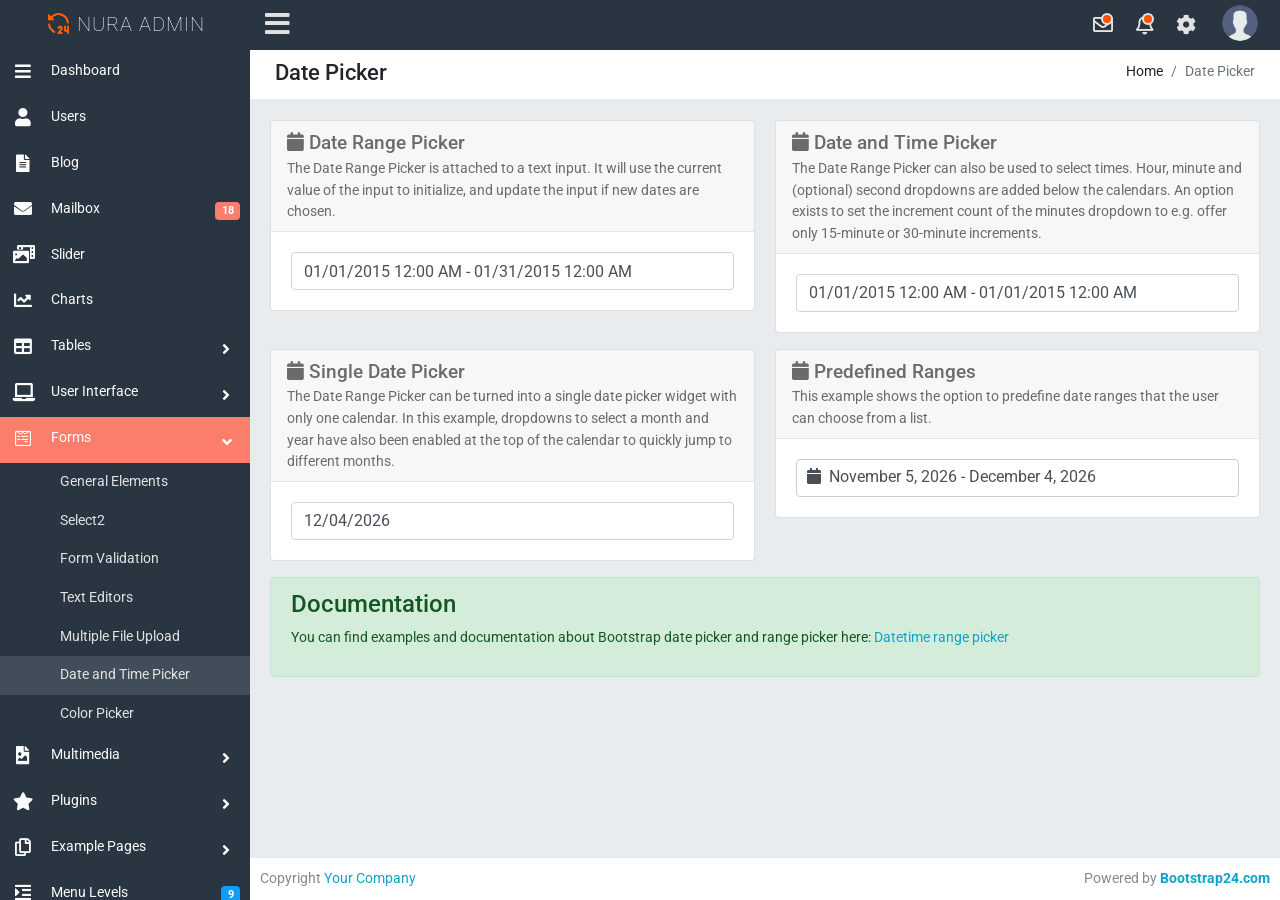
<file: public/Nura Admin/forms-datetime-picker.html>
<!DOCTYPE html>
<html lang="en">

<head>
    <title>Nura Admin - Date and time picker</title>
    <meta name="description" content="Date and time picker | Nura Admin">
    <meta charset="utf-8">
    <meta name="viewport" content="width=device-width, initial-scale=1.0">
    <meta name="author" content="Your website">

    <!-- Favicon -->
    <link rel="shortcut icon" href="assets/images/favicon.ico">

    <!-- Bootstrap CSS -->
    <link href="assets/css/bootstrap.min.css" rel="stylesheet" type="text/css" />

    <!-- Font Awesome CSS -->
    <link href="assets/font-awesome/css/all.css" rel="stylesheet" type="text/css" />

    <!-- Custom CSS -->
    <link href="assets/css/style.css" rel="stylesheet" type="text/css" />

    <!-- BEGIN CSS for this page -->
    <link href="assets/plugins/datetimepicker/css/daterangepicker.css" rel="stylesheet" />
    <!-- END CSS for this page -->
</head>

<body class="adminbody">

    <div id="main">

        <!-- top bar navigation -->
        <div class="headerbar">

            <!-- LOGO -->
            <div class="headerbar-left">
                <a href="index.html" class="logo">
                    <img alt="Logo" src="assets/images/logo.png" />
                    <span>NURA ADMIN</span>
                </a>
            </div>

            <nav class="navbar-custom">

                <ul class="list-inline float-right mb-0">                    

                    <li class="list-inline-item dropdown notif">
                        <a class="nav-link dropdown-toggle arrow-none" data-toggle="dropdown" href="#" aria-haspopup="false" aria-expanded="false">
                            <i class="far fa-envelope"></i>
                            <span class="notif-bullet"></span>
                        </a>

                        <div class="dropdown-menu dropdown-menu-right dropdown-arrow dropdown-arrow-success dropdown-lg">
                            <!-- item-->
                            <div class="dropdown-item noti-title">
                                <h5>
                                    <small>
                                        <span class="label label-danger pull-xs-right">12</span>Mailbox</small>
                                </h5>
                            </div>

                            <!-- item-->
                            <a href="mail-all.html" class="dropdown-item notify-item">
                                <p class="notify-details ml-0">
                                    <b>John Doe</b>
                                    <span>New message received</span>
                                    <small class="text-muted">3 minutes ago</small>
                                </p>
                            </a>

                            <!-- item-->
                            <a href="mail-all.html" class="dropdown-item notify-item">
                                <p class="notify-details ml-0">
                                    <b>Michael Smith</b>
                                    <span>New message received</span>
                                    <small class="text-muted">18 minutes ago</small>
                                </p>
                            </a>

                            <!-- item-->
                            <a href="mail-all.html" class="dropdown-item notify-item">
                                <p class="notify-details ml-0">
                                    <b>John Lenons</b>
                                    <span>New message received</span>
                                    <small class="text-muted">Yesterday, 18:27</small>
                                </p>
                            </a>

                            <!-- All-->
                            <a href="mail-all.html" class="dropdown-item notify-item notify-all">
                                View All Messages
                            </a>

                        </div>

                    </li>

                    <li class="list-inline-item dropdown notif">
                        <a class="nav-link dropdown-toggle arrow-none" data-toggle="dropdown" href="#" aria-haspopup="false" aria-expanded="false">
                            <i class="far fa-bell"></i>
                            <span class="notif-bullet"></span>
                        </a>

                        <div class="dropdown-menu dropdown-menu-right dropdown-arrow dropdown-arrow-success dropdown-lg">
                            <!-- item-->
                            <div class="dropdown-item noti-title">
                                <h5>
                                    <small>
                                        <span class="label label-danger pull-xs-right">5</span>Allerts</small>
                                </h5>
                            </div>

                            <!-- item-->
                            <a href="#" class="dropdown-item notify-item">
                                <div class="notify-icon bg-faded">
                                    <img src="assets/images/avatars/avatar2.png" alt="img" class="rounded-circle img-fluid">
                                </div>
                                <p class="notify-details">
                                    <b>John Doe</b>
                                    <span>User registration</span>
                                    <small class="text-muted">3 minutes ago</small>
                                </p>
                            </a>

                            <!-- item-->
                            <a href="#" class="dropdown-item notify-item">
                                <div class="notify-icon bg-faded">
                                    <img src="assets/images/avatars/avatar3.png" alt="img" class="rounded-circle img-fluid">
                                </div>
                                <p class="notify-details">
                                    <b>Michael Cox</b>
                                    <span>Task 2 completed</span>
                                    <small class="text-muted">12 minutes ago</small>
                                </p>
                            </a>

                            <!-- item-->
                            <a href="#" class="dropdown-item notify-item">
                                <div class="notify-icon bg-faded">
                                    <img src="assets/images/avatars/avatar4.png" alt="img" class="rounded-circle img-fluid">
                                </div>
                                <p class="notify-details">
                                    <b>Michelle Dolores</b>
                                    <span>New job completed</span>
                                    <small class="text-muted">35 minutes ago</small>
                                </p>
                            </a>

                            <!-- All-->
                            <a href="#" class="dropdown-item notify-item notify-all">
                                View All Allerts
                            </a>

                        </div>
                    </li>


                    <li class="list-inline-item dropdown notif">
                        <a class="nav-link dropdown-toggle arrow-none" data-toggle="dropdown" href="#" aria-haspopup="false" aria-expanded="false">
                            <i class="fas fa-cog"></i>
                        </a>

                        <div class="dropdown-menu dropdown-menu-right dropdown-arrow dropdown-arrow-success dropdown-sm">
                            <!-- item-->
                            <div class="dropdown-item noti-title">
                                <h5>
                                    <small>Settings</small>
                                </h5>
                            </div>

                            <!-- item-->
                            <a href="#" class="dropdown-item notify-item">
                                <p class="notify-details ml-0">
                                    <i class="fas fa-cog"></i>
                                    <b>Settings 1</b>
                                </p>
                            </a>

                            <!-- item-->
                            <a href="#" class="dropdown-item notify-item">
                                <p class="notify-details ml-0">
                                    <i class="fas fa-cog"></i>
                                    <b>Settings 2</b>
                                </p>
                            </a>

                            <!-- item-->
                            <a href="#" class="dropdown-item notify-item">
                                <p class="notify-details ml-0">
                                    <i class="fas fa-cog"></i>
                                    <b>Settings 3</b>
                                </p>
                            </a>

                        </div>

                    </li>


                    <li class="list-inline-item dropdown notif">
                        <a class="nav-link dropdown-toggle nav-user" data-toggle="dropdown" href="#" aria-haspopup="false" aria-expanded="false">
                            <img src="assets/images/avatars/admin.png" alt="Profile image" class="avatar-rounded">
                        </a>
                        <div class="dropdown-menu dropdown-menu-right profile-dropdown ">
                            <!-- item-->
                            <div class="dropdown-item noti-title">
                                <h5 class="text-overflow">
                                    <small>Hello, admin</small>
                                </h5>
                            </div>

                            <!-- item-->
                            <a href="profile.html" class="dropdown-item notify-item">
                                <i class="fas fa-user"></i>
                                <span>Profile</span>
                            </a>

                            <!-- item-->
                            <a href="#" class="dropdown-item notify-item">
                                <i class="fas fa-power-off"></i>
                                <span>Logout</span>
                            </a>
                        </div>
                    </li>

                </ul>

                <ul class="list-inline menu-left mb-0">
                    <li class="float-left">
                        <button class="button-menu-mobile open-left">
                            <i class="fas fa-bars"></i>
                        </button>
                    </li>
                </ul>

            </nav>

        </div>
        <!-- End Navigation -->

        <!-- Left Sidebar -->
        <div class="left main-sidebar">

            <div class="sidebar-inner leftscroll">

                <div id="sidebar-menu">

                    <ul>

                        <li class="submenu">
                            <a href="index.html">
                                <i class="fas fa-bars"></i>
                                <span> Dashboard </span>
                            </a>
                        </li>

                        <li class="submenu">
                            <a href="users.html">
                                <i class="fas fa-user"></i>
                                <span> Users </span>
                            </a>
                        </li>

                        <li class="submenu">
                            <a href="blog.html">
                                <i class="fas fa-file-alt"></i>
                                <span> Blog </span>
                            </a>
                        </li>

                        <li class="submenu">
                            <a href="mail-all.html">
                                <span class="label radius-circle bg-danger float-right">18</span>
                                <i class="fas fa-envelope"></i>
                                <span> Mailbox </span>
                            </a>
                        </li>

                        <li class="submenu">
                            <a href="slider.html">
                                <i class="fas fa-photo-video"></i>
                                <span> Slider </span>
                            </a>
                        </li>

                        <li class="submenu">
                            <a href="charts.html">
                                <i class="fas fa-chart-line"></i>
                                <span> Charts </span>
                            </a>
                        </li>

                        <li class="submenu">
                            <a id="tables" href="#">
                                <i class="fas fa-table"></i>
                                <span> Tables </span>
                                <span class="menu-arrow"></span>
                            </a>
                            <ul class="list-unstyled">
                                <li>
                                    <a href="tables-basic.html">Basic Tables</a>
                                </li>
                                <li>
                                    <a href="tables-datatable.html">Data Tables</a>
                                </li>
                            </ul>
                        </li>

                        <li class="submenu">
                            <a href="#">
                                <i class="fas fa-laptop"></i>
                                <span> User Interface </span>
                                <span class="menu-arrow"></span>
                            </a>
                            <ul class="list-unstyled">
                                <li>
                                    <a href="ui-alerts.html">Alerts</a>
                                </li>
                                <li>
                                    <a href="ui-buttons.html">Buttons</a>
                                </li>
                                <li>
                                    <a href="ui-cards.html">Cards</a>
                                </li>
                                <li>
                                    <a href="ui-carousel.html">Carousel</a>
                                </li>
                                <li>
                                    <a href="ui-collapse.html">Collapse</a>
                                </li>
                                <li>
                                    <a href="ui-icons.html">Icons</a>
                                </li>
                                <li>
                                    <a href="ui-modals.html">Modals</a>
                                </li>
                                <li>
                                    <a href="ui-tooltips.html">Tooltips and Popovers</a>
                                </li>
                            </ul>
                        </li>

                        <li class="submenu">
                            <a href="#">
                                <i class="fab fa-wpforms"></i>
                                <span> Forms </span>
                                <span class="menu-arrow"></span>
                            </a>
                            <ul class="list-unstyled">
                                <li>
                                    <a href="forms-general.html">General Elements</a>
                                </li>
                                <li>
                                    <a href="forms-select2.html">Select2</a>
                                </li>
                                <li>
                                    <a href="forms-validation.html">Form Validation</a>
                                </li>
                                <li>
                                    <a href="forms-text-editor.html">Text Editors</a>
                                </li>
                                <li>
                                    <a href="forms-upload.html">Multiple File Upload</a>
                                </li>
                                <li class="active">
                                    <a class="active" href="forms-datetime-picker.html">Date and Time Picker</a>
                                </li>
                                <li>
                                    <a href="forms-color-picker.html">Color Picker</a>
                                </li>
                            </ul>
                        </li>

                        <li class="submenu">
                            <a href="#">
                                <i class="fas fa-file-image"></i>
                                <span> Multimedia </span>
                                <span class="menu-arrow"></span>
                            </a>
                            <ul class="list-unstyled">
                                <li>
                                    <a href="media-fancybox.html">
                                        <span class="label radius-circle bg-danger float-right">cool</span> Fancybox </a>
                                </li>
                                <li>
                                    <a href="media-masonry.html">Masonry</a>
                                </li>
                                <li>
                                    <a href="media-lightbox.html">Lightbox</a>
                                </li>
                                <li>
                                    <a href="media-owl-carousel.html">Owl Carousel</a>
                                </li>
                                <li>
                                    <a href="media-image-magnifier.html">Image Magnifier</a>
                                </li>
                            </ul>
                        </li>

                        <li class="submenu">
                            <a href="#">
                                <i class="fas fa-star"></i>
                                <span> Plugins </span>
                                <span class="menu-arrow"></span>
                            </a>
                            <ul class="list-unstyled">
                                <li>
                                    <a href="star-rating.html">Star Rating</a>
                                </li>
                                <li>
                                    <a href="range-sliders.html">Range Sliders</a>
                                </li>
                                <li>
                                    <a href="tree-view.html">Tree View</a>
                                </li>
                                <li>
                                    <a href="sweetalert.html">SweetAlert</a>
                                </li>
                                <li>
                                    <a href="calendar.html">Calendar</a>
                                </li>
                                <li>
                                    <a href="counter-up.html">Counter-Up</a>
                                </li>
                            </ul>
                        </li>

                        <li class="submenu">
                            <a href="#">
                                <i class="far fa-copy"></i>
                                <span> Example Pages </span>
                                <span class="menu-arrow"></span>
                            </a>
                            <ul class="list-unstyled">
                                <li>
                                    <a href="page-pricing-tables.html">Pricing Tables</a>
                                </li>
                                <li>
                                    <a href="page-timeline.html">Timeline</a>
                                </li>
                                <li>
                                    <a href="page-invoice.html">Invoice</a>
                                </li>
                                <li>
                                    <a href="page-blank.html">Blank Page</a>
                                </li>
                            </ul>
                        </li>

                        <li class="submenu">
                            <a href="#">
                                <span class="label radius-circle bg-primary float-right">9</span>
                                <i class="fas fa-indent"></i>
                                <span> Menu Levels </span>
                            </a>
                            <ul>
                                <li>
                                    <a href="#">
                                        <span>Second Level</span>
                                    </a>
                                </li>
                                <li class="submenu">
                                    <a href="#">
                                        <span>Third Level</span>
                                        <span class="menu-arrow"></span>
                                    </a>
                                    <ul>
                                        <li>
                                            <a href="#">
                                                <span>Third Level Item</span>
                                            </a>
                                        </li>
                                        <li>
                                            <a href="#">
                                                <span>Third Level Item</span>
                                            </a>
                                        </li>
                                    </ul>
                                </li>
                            </ul>
                        </li>

                        <li class="submenu">
                            <a class="pro" href="pro.html">
                                <i class="fas fa-shopping-cart"></i>
                                <span> PRO Version </span>
                            </a>
                        </li>

                        <li class="submenu">
                            <a target="_blank" href="https://nura24.com">
                                <i class="fas fa-th"></i>
                                <span> Nura24 Free Suite </span>
                            </a>
                        </li>


                    </ul>

                    <div class="clearfix"></div>

                </div>

                <div class="clearfix"></div>

            </div>

        </div>
        <!-- End Sidebar -->

        <div class="content-page">

            <!-- Start content -->
            <div class="content">

                <div class="container-fluid">


                    <div class="row">
                        <div class="col-xl-12">
                            <div class="breadcrumb-holder">
                                <h1 class="main-title float-left">Date Picker</h1>
                                <ol class="breadcrumb float-right">
                                    <li class="breadcrumb-item">Home</li>
                                    <li class="breadcrumb-item active">Date Picker</li>
                                </ol>
                                <div class="clearfix"></div>
                            </div>
                        </div>
                    </div>
                    <!-- end row -->


                    <div class="row">

                        <div class="col-xs-12 col-sm-12 col-md-6 col-lg-6 col-xl-6">
                            <div class="card mb-3">
                                <div class="card-header">
                                    <h3><i class="fas fa-calendar"></i> Date Range Picker</h3>
                                    The Date Range Picker is attached to a text input. It will use the current value of
                                    the input to initialize, and update the input if new dates are chosen.
                                </div>

                                <div class="card-body">
                                    <input type='text' class="form-control" name="daterange" value="01/01/2015 - 01/31/2015" />
                                </div>
                            </div><!-- end card-->
                        </div>

                        <div class="col-xs-12 col-sm-12 col-md-6 col-lg-6 col-xl-6">
                            <div class="card mb-3">
                                <div class="card-header">
                                    <h3><i class="fas fa-calendar"></i> Date and Time Picker</h3>
                                    The Date Range Picker can also be used to select times. Hour, minute and (optional)
                                    second dropdowns are added below the calendars. An option exists to set the
                                    increment count of the minutes dropdown to e.g. offer only 15-minute or 30-minute
                                    increments.
                                </div>

                                <div class="card-body">
                                    <input type="text" class="form-control" name="daterange" value="01/01/2015 1:30 PM - 01/01/2015 2:00 PM" />
                                </div>
                            </div><!-- end card-->
                        </div>

                    </div>


                    <div class="row">

                        <div class="col-xs-12 col-sm-12 col-md-6 col-lg-6 col-xl-6">
                            <div class="card mb-3">
                                <div class="card-header">
                                    <h3><i class="fas fa-calendar"></i> Single Date Picker</h3>
                                    The Date Range Picker can be turned into a single date picker widget with only one
                                    calendar. In this example, dropdowns to select a month and year have also been
                                    enabled at the top of the calendar to quickly jump to different months.
                                </div>

                                <div class="card-body">
                                    <input type="text" class="form-control" name="singledatepicker" />
                                </div>
                            </div><!-- end card-->
                        </div>

                        <div class="col-xs-12 col-sm-12 col-md-6 col-lg-6 col-xl-6">
                            <div class="card mb-3">
                                <div class="card-header">
                                    <h3><i class="fas fa-calendar"></i> Predefined Ranges</h3>
                                    This example shows the option to predefine date ranges that the user can choose from
                                    a list.
                                </div>

                                <div class="card-body">
                                    <div id="reportrange" class="form-control pull-right" style="background: #fff; cursor: pointer; padding: 5px 10px; border: 1px solid #ccc; width: 100%">
                                        <i class="fas fa-calendar"></i>&nbsp;
                                        <span></span> <b class="caret"></b>
                                    </div>
                                </div>
                            </div><!-- end card-->
                        </div>

                    </div>

                    <div class="alert alert-success" role="alert">
                        <h4 class="alert-heading">Documentation</h4>
                        <p>You can find examples and documentation about Bootstrap date picker and range picker here: <a target="_blank" href="http://www.daterangepicker.com/">Datetime range picker</a></p>
                    </div>


                </div>
                <!-- END container-fluid -->

            </div>
            <!-- END content -->

        </div>
        <!-- END content-page -->

        <footer class="footer">
            <span class="text-right">
                Copyright <a target="_blank" href="#">Your Company</a>
            </span>
            <span class="float-right">
                <!-- Copyright footer link MUST remain intact if you download free version. -->
                <!-- You can delete the links only if you purchased the pro or extended version. -->
                <!-- Purchase the pro or extended version with PHP version of this template: https://bootstrap24.com/template/nura-admin-4-free-bootstrap-admin-template -->
                Powered by <a target="_blank" href="https://bootstrap24.com" title="Download free Bootstrap templates"><b>Bootstrap24.com</b></a>
            </span>
        </footer>

        <script src="assets/js/modernizr.min.js"></script>
        <script src="assets/js/jquery.min.js"></script>
        <script src="assets/js/moment.min.js"></script>

        <script src="assets/js/popper.min.js"></script>
        <script src="assets/js/bootstrap.min.js"></script>

        <script src="assets/js/detect.js"></script>
        <script src="assets/js/fastclick.js"></script>
        <script src="assets/js/jquery.blockUI.js"></script>
        <script src="assets/js/jquery.nicescroll.js"></script>

        <!-- App js -->
        <script src="assets/js/admin.js"></script>

    </div>
    <!-- END main -->

    <!-- BEGIN Java Script for this page -->
    <script src="assets/plugins/datetimepicker/js/daterangepicker.js"></script>

    <script>
        $(function () {
            // Date Range Picker
            $('input[name="daterange"]').daterangepicker();

            // Date and Time Picker
            $('input[name="daterange"]').daterangepicker({
                timePicker: true,
                timePickerIncrement: 30,
                locale: {
                    format: 'MM/DD/YYYY h:mm A'
                }
            });

            // Single Date Picker
            $('input[name="singledatepicker"]').daterangepicker({
                singleDatePicker: true,
                showDropdowns: true
            });

            // Predefined Ranges
            var start = moment().subtract(29, 'days');
            var end = moment();

            function cb(start, end) {
                $('#reportrange span').html(start.format('MMMM D, YYYY') + ' - ' + end.format('MMMM D, YYYY'));
            }
            $('#reportrange').daterangepicker({
                startDate: start,
                endDate: end,
                ranges: {
                    'Today': [moment(), moment()],
                    'Yesterday': [moment().subtract(1, 'days'), moment().subtract(1, 'days')],
                    'Last 7 Days': [moment().subtract(6, 'days'), moment()],
                    'Last 30 Days': [moment().subtract(29, 'days'), moment()],
                    'This Month': [moment().startOf('month'), moment().endOf('month')],
                    'Last Month': [moment().subtract(1, 'month').startOf('month'), moment().subtract(1,
                        'month').endOf('month')]
                }
            }, cb);
            cb(start, end);
        });
    </script>
    <!-- END Java Script for this page -->

</body>

</html>
</file>
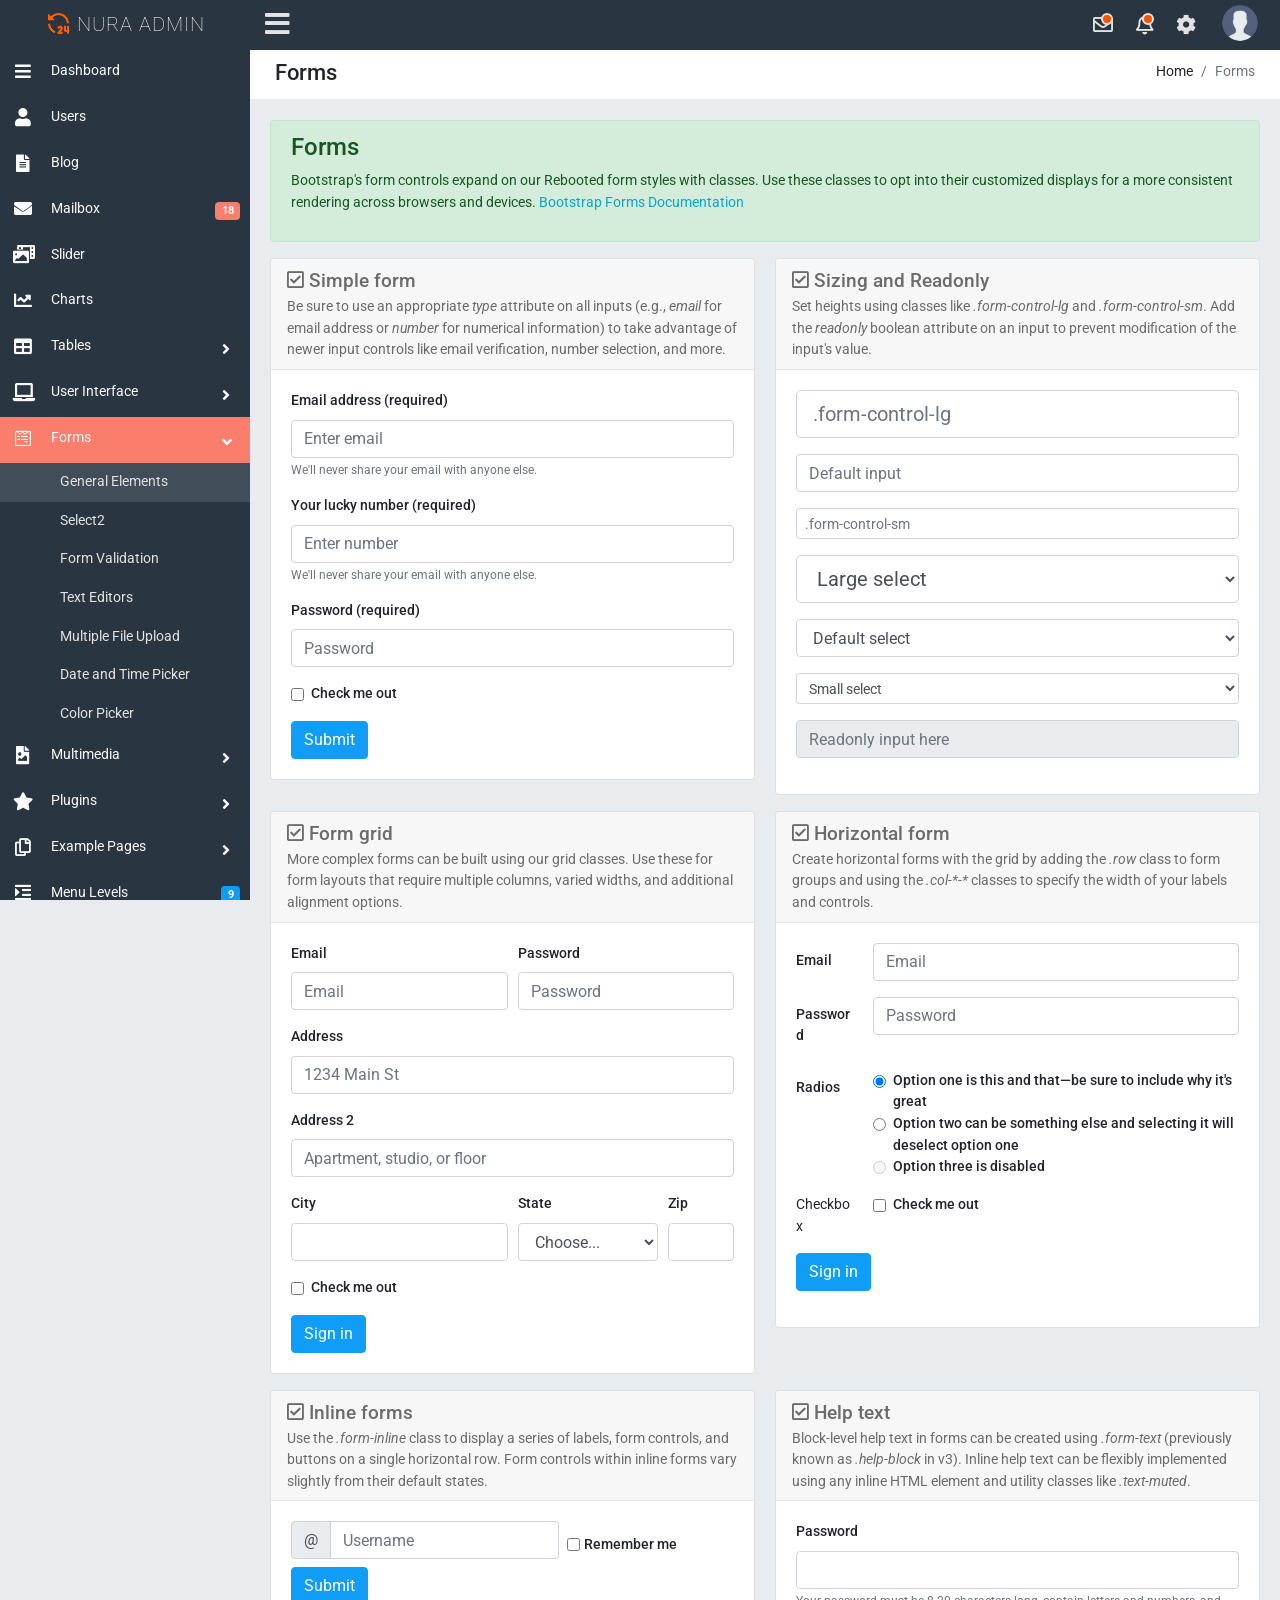
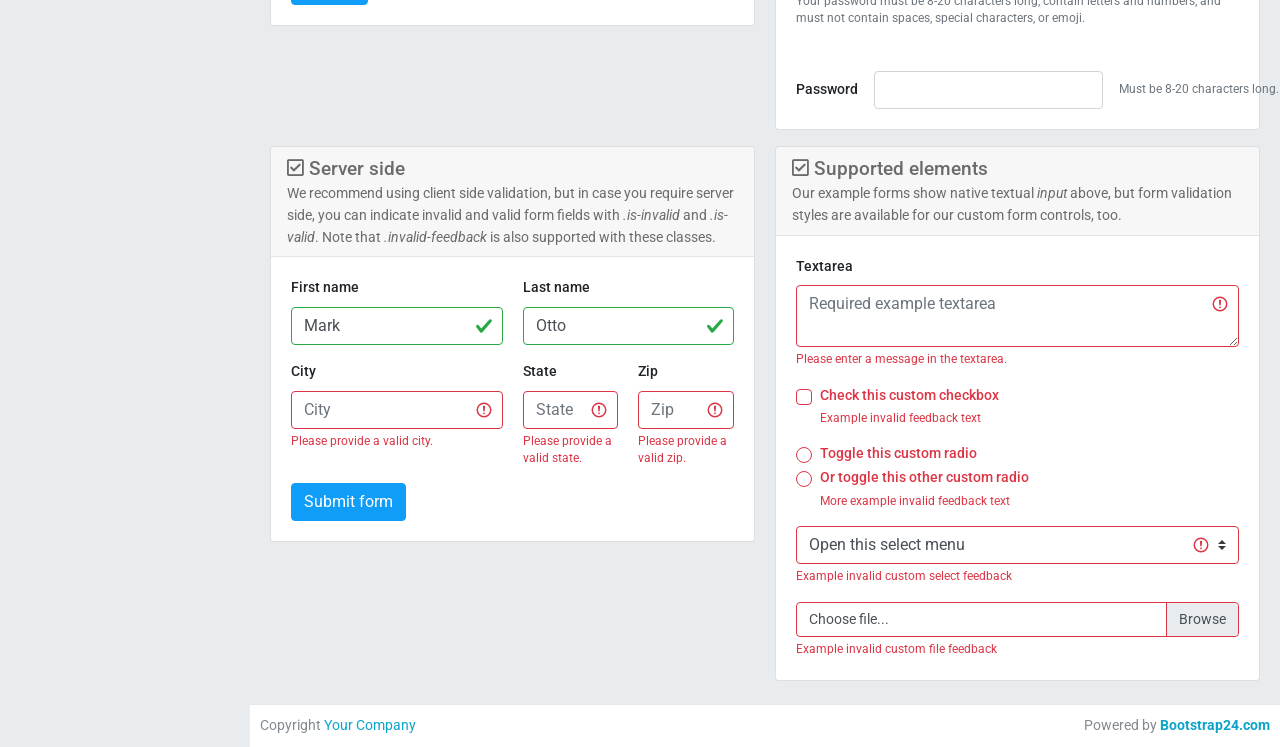
<file: public/Nura Admin/forms-general.html>
<!DOCTYPE html>
<html lang="en">

<head>
    <title>Nura Admin - General forms</title>
    <meta name="description" content="General forms | Nura Admin">
    <meta charset="utf-8">
    <meta name="viewport" content="width=device-width, initial-scale=1.0">
    <meta name="author" content="Your website">

    <!-- Favicon -->
    <link rel="shortcut icon" href="assets/images/favicon.ico">

    <!-- Bootstrap CSS -->
    <link href="assets/css/bootstrap.min.css" rel="stylesheet" type="text/css" />

    <!-- Font Awesome CSS -->
    <link href="assets/font-awesome/css/all.css" rel="stylesheet" type="text/css" />

    <!-- Custom CSS -->
    <link href="assets/css/style.css" rel="stylesheet" type="text/css" />
</head>


<body class="adminbody">

    <div id="main">

        <!-- top bar navigation -->
        <div class="headerbar">

            <!-- LOGO -->
            <div class="headerbar-left">
                <a href="index.html" class="logo">
                    <img alt="Logo" src="assets/images/logo.png" />
                    <span>NURA ADMIN</span>
                </a>
            </div>

            <nav class="navbar-custom">

                <ul class="list-inline float-right mb-0">

                    <li class="list-inline-item dropdown notif">
                        <a class="nav-link dropdown-toggle arrow-none" data-toggle="dropdown" href="#" aria-haspopup="false" aria-expanded="false">
                            <i class="far fa-envelope"></i>
                            <span class="notif-bullet"></span>
                        </a>

                        <div class="dropdown-menu dropdown-menu-right dropdown-arrow dropdown-arrow-success dropdown-lg">
                            <!-- item-->
                            <div class="dropdown-item noti-title">
                                <h5>
                                    <small>
                                        <span class="label label-danger pull-xs-right">12</span>Mailbox</small>
                                </h5>
                            </div>

                            <!-- item-->
                            <a href="mail-all.html" class="dropdown-item notify-item">
                                <p class="notify-details ml-0">
                                    <b>John Doe</b>
                                    <span>New message received</span>
                                    <small class="text-muted">3 minutes ago</small>
                                </p>
                            </a>

                            <!-- item-->
                            <a href="mail-all.html" class="dropdown-item notify-item">
                                <p class="notify-details ml-0">
                                    <b>Michael Smith</b>
                                    <span>New message received</span>
                                    <small class="text-muted">18 minutes ago</small>
                                </p>
                            </a>

                            <!-- item-->
                            <a href="mail-all.html" class="dropdown-item notify-item">
                                <p class="notify-details ml-0">
                                    <b>John Lenons</b>
                                    <span>New message received</span>
                                    <small class="text-muted">Yesterday, 18:27</small>
                                </p>
                            </a>

                            <!-- All-->
                            <a href="mail-all.html" class="dropdown-item notify-item notify-all">
                                View All Messages
                            </a>

                        </div>

                    </li>

                    <li class="list-inline-item dropdown notif">
                        <a class="nav-link dropdown-toggle arrow-none" data-toggle="dropdown" href="#" aria-haspopup="false" aria-expanded="false">
                            <i class="far fa-bell"></i>
                            <span class="notif-bullet"></span>
                        </a>

                        <div class="dropdown-menu dropdown-menu-right dropdown-arrow dropdown-arrow-success dropdown-lg">
                            <!-- item-->
                            <div class="dropdown-item noti-title">
                                <h5>
                                    <small>
                                        <span class="label label-danger pull-xs-right">5</span>Allerts</small>
                                </h5>
                            </div>

                            <!-- item-->
                            <a href="#" class="dropdown-item notify-item">
                                <div class="notify-icon bg-faded">
                                    <img src="assets/images/avatars/avatar2.png" alt="img" class="rounded-circle img-fluid">
                                </div>
                                <p class="notify-details">
                                    <b>John Doe</b>
                                    <span>User registration</span>
                                    <small class="text-muted">3 minutes ago</small>
                                </p>
                            </a>

                            <!-- item-->
                            <a href="#" class="dropdown-item notify-item">
                                <div class="notify-icon bg-faded">
                                    <img src="assets/images/avatars/avatar3.png" alt="img" class="rounded-circle img-fluid">
                                </div>
                                <p class="notify-details">
                                    <b>Michael Cox</b>
                                    <span>Task 2 completed</span>
                                    <small class="text-muted">12 minutes ago</small>
                                </p>
                            </a>

                            <!-- item-->
                            <a href="#" class="dropdown-item notify-item">
                                <div class="notify-icon bg-faded">
                                    <img src="assets/images/avatars/avatar4.png" alt="img" class="rounded-circle img-fluid">
                                </div>
                                <p class="notify-details">
                                    <b>Michelle Dolores</b>
                                    <span>New job completed</span>
                                    <small class="text-muted">35 minutes ago</small>
                                </p>
                            </a>

                            <!-- All-->
                            <a href="#" class="dropdown-item notify-item notify-all">
                                View All Allerts
                            </a>

                        </div>
                    </li>


                    <li class="list-inline-item dropdown notif">
                        <a class="nav-link dropdown-toggle arrow-none" data-toggle="dropdown" href="#" aria-haspopup="false" aria-expanded="false">
                            <i class="fas fa-cog"></i>
                        </a>

                        <div class="dropdown-menu dropdown-menu-right dropdown-arrow dropdown-arrow-success dropdown-sm">
                            <!-- item-->
                            <div class="dropdown-item noti-title">
                                <h5>
                                    <small>Settings</small>
                                </h5>
                            </div>

                            <!-- item-->
                            <a href="#" class="dropdown-item notify-item">
                                <p class="notify-details ml-0">
                                    <i class="fas fa-cog"></i>
                                    <b>Settings 1</b>
                                </p>
                            </a>

                            <!-- item-->
                            <a href="#" class="dropdown-item notify-item">
                                <p class="notify-details ml-0">
                                    <i class="fas fa-cog"></i>
                                    <b>Settings 2</b>
                                </p>
                            </a>

                            <!-- item-->
                            <a href="#" class="dropdown-item notify-item">
                                <p class="notify-details ml-0">
                                    <i class="fas fa-cog"></i>
                                    <b>Settings 3</b>
                                </p>
                            </a>

                        </div>

                    </li>


                    <li class="list-inline-item dropdown notif">
                        <a class="nav-link dropdown-toggle nav-user" data-toggle="dropdown" href="#" aria-haspopup="false" aria-expanded="false">
                            <img src="assets/images/avatars/admin.png" alt="Profile image" class="avatar-rounded">
                        </a>
                        <div class="dropdown-menu dropdown-menu-right profile-dropdown ">
                            <!-- item-->
                            <div class="dropdown-item noti-title">
                                <h5 class="text-overflow">
                                    <small>Hello, admin</small>
                                </h5>
                            </div>

                            <!-- item-->
                            <a href="profile.html" class="dropdown-item notify-item">
                                <i class="fas fa-user"></i>
                                <span>Profile</span>
                            </a>

                            <!-- item-->
                            <a href="#" class="dropdown-item notify-item">
                                <i class="fas fa-power-off"></i>
                                <span>Logout</span>
                            </a>
                        </div>
                    </li>

                </ul>

                <ul class="list-inline menu-left mb-0">
                    <li class="float-left">
                        <button class="button-menu-mobile open-left">
                            <i class="fas fa-bars"></i>
                        </button>
                    </li>
                </ul>

            </nav>

        </div>
        <!-- End Navigation -->

        <!-- Left Sidebar -->
        <div class="left main-sidebar">

            <div class="sidebar-inner leftscroll">

                <div id="sidebar-menu">

                    <ul>

                        <li class="submenu">
                            <a href="index.html">
                                <i class="fas fa-bars"></i>
                                <span> Dashboard </span>
                            </a>
                        </li>

                        <li class="submenu">
                            <a href="users.html">
                                <i class="fas fa-user"></i>
                                <span> Users </span>
                            </a>
                        </li>

                        <li class="submenu">
                            <a href="blog.html">
                                <i class="fas fa-file-alt"></i>
                                <span> Blog </span>
                            </a>
                        </li>

                        <li class="submenu">
                            <a href="mail-all.html">
                                <span class="label radius-circle bg-danger float-right">18</span>
                                <i class="fas fa-envelope"></i>
                                <span> Mailbox </span>
                            </a>
                        </li>

                        <li class="submenu">
                            <a href="slider.html">
                                <i class="fas fa-photo-video"></i>
                                <span> Slider </span>
                            </a>
                        </li>

                        <li class="submenu">
                            <a href="charts.html">
                                <i class="fas fa-chart-line"></i>
                                <span> Charts </span>
                            </a>
                        </li>

                        <li class="submenu">
                            <a id="tables" href="#">
                                <i class="fas fa-table"></i>
                                <span> Tables </span>
                                <span class="menu-arrow"></span>
                            </a>
                            <ul class="list-unstyled">
                                <li>
                                    <a href="tables-basic.html">Basic Tables</a>
                                </li>
                                <li>
                                    <a href="tables-datatable.html">Data Tables</a>
                                </li>
                            </ul>
                        </li>

                        <li class="submenu">
                            <a href="#">
                                <i class="fas fa-laptop"></i>
                                <span> User Interface </span>
                                <span class="menu-arrow"></span>
                            </a>
                            <ul class="list-unstyled">
                                <li>
                                    <a href="ui-alerts.html">Alerts</a>
                                </li>
                                <li>
                                    <a href="ui-buttons.html">Buttons</a>
                                </li>
                                <li>
                                    <a href="ui-cards.html">Cards</a>
                                </li>
                                <li>
                                    <a href="ui-carousel.html">Carousel</a>
                                </li>
                                <li>
                                    <a href="ui-collapse.html">Collapse</a>
                                </li>
                                <li>
                                    <a href="ui-icons.html">Icons</a>
                                </li>
                                <li>
                                    <a href="ui-modals.html">Modals</a>
                                </li>
                                <li>
                                    <a href="ui-tooltips.html">Tooltips and Popovers</a>
                                </li>
                            </ul>
                        </li>

                        <li class="submenu">
                            <a href="#">
                                <i class="fab fa-wpforms"></i>
                                <span> Forms </span>
                                <span class="menu-arrow"></span>
                            </a>
                            <ul class="list-unstyled">
                                <li class="active">
                                    <a class="active" href="forms-general.html">General Elements</a>
                                </li>
                                <li>
                                    <a href="forms-select2.html">Select2</a>
                                </li>
                                <li>
                                    <a href="forms-validation.html">Form Validation</a>
                                </li>
                                <li>
                                    <a href="forms-text-editor.html">Text Editors</a>
                                </li>
                                <li>
                                    <a href="forms-upload.html">Multiple File Upload</a>
                                </li>
                                <li>
                                    <a href="forms-datetime-picker.html">Date and Time Picker</a>
                                </li>
                                <li>
                                    <a href="forms-color-picker.html">Color Picker</a>
                                </li>
                            </ul>
                        </li>

                        <li class="submenu">
                            <a href="#">
                                <i class="fas fa-file-image"></i>
                                <span> Multimedia </span>
                                <span class="menu-arrow"></span>
                            </a>
                            <ul class="list-unstyled">
                                <li>
                                    <a href="media-fancybox.html">
                                        <span class="label radius-circle bg-danger float-right">cool</span> Fancybox </a>
                                </li>
                                <li>
                                    <a href="media-masonry.html">Masonry</a>
                                </li>
                                <li>
                                    <a href="media-lightbox.html">Lightbox</a>
                                </li>
                                <li>
                                    <a href="media-owl-carousel.html">Owl Carousel</a>
                                </li>
                                <li>
                                    <a href="media-image-magnifier.html">Image Magnifier</a>
                                </li>
                            </ul>
                        </li>

                        <li class="submenu">
                            <a href="#">
                                <i class="fas fa-star"></i>
                                <span> Plugins </span>
                                <span class="menu-arrow"></span>
                            </a>
                            <ul class="list-unstyled">
                                <li>
                                    <a href="star-rating.html">Star Rating</a>
                                </li>
                                <li>
                                    <a href="range-sliders.html">Range Sliders</a>
                                </li>
                                <li>
                                    <a href="tree-view.html">Tree View</a>
                                </li>
                                <li>
                                    <a href="sweetalert.html">SweetAlert</a>
                                </li>
                                <li>
                                    <a href="calendar.html">Calendar</a>
                                </li>
                                <li>
                                    <a href="counter-up.html">Counter-Up</a>
                                </li>
                            </ul>
                        </li>

                        <li class="submenu">
                            <a href="#">
                                <i class="far fa-copy"></i>
                                <span> Example Pages </span>
                                <span class="menu-arrow"></span>
                            </a>
                            <ul class="list-unstyled">
                                <li>
                                    <a href="page-pricing-tables.html">Pricing Tables</a>
                                </li>
                                <li>
                                    <a href="page-timeline.html">Timeline</a>
                                </li>
                                <li>
                                    <a href="page-invoice.html">Invoice</a>
                                </li>
                                <li>
                                    <a href="page-blank.html">Blank Page</a>
                                </li>
                            </ul>
                        </li>

                        <li class="submenu">
                            <a href="#">
                                <span class="label radius-circle bg-primary float-right">9</span>
                                <i class="fas fa-indent"></i>
                                <span> Menu Levels </span>
                            </a>
                            <ul>
                                <li>
                                    <a href="#">
                                        <span>Second Level</span>
                                    </a>
                                </li>
                                <li class="submenu">
                                    <a href="#">
                                        <span>Third Level</span>
                                        <span class="menu-arrow"></span>
                                    </a>
                                    <ul>
                                        <li>
                                            <a href="#">
                                                <span>Third Level Item</span>
                                            </a>
                                        </li>
                                        <li>
                                            <a href="#">
                                                <span>Third Level Item</span>
                                            </a>
                                        </li>
                                    </ul>
                                </li>
                            </ul>
                        </li>

                        <li class="submenu">
                            <a class="pro" href="pro.html">
                                <i class="fas fa-shopping-cart"></i>
                                <span> PRO Version </span>
                            </a>
                        </li>

                        <li class="submenu">
                            <a target="_blank" href="https://nura24.com">
                                <i class="fas fa-th"></i>
                                <span> Nura24 Free Suite </span>
                            </a>
                        </li>

                    </ul>

                    <div class="clearfix"></div>

                </div>

                <div class="clearfix"></div>

            </div>

        </div>
        <!-- End Sidebar -->

        <div class="content-page">

            <!-- Start content -->
            <div class="content">

                <div class="container-fluid">


                    <div class="row">
                        <div class="col-xl-12">
                            <div class="breadcrumb-holder">
                                <h1 class="main-title float-left">Forms</h1>
                                <ol class="breadcrumb float-right">
                                    <li class="breadcrumb-item">Home</li>
                                    <li class="breadcrumb-item active">Forms</li>
                                </ol>
                                <div class="clearfix"></div>
                            </div>
                        </div>
                    </div>
                    <!-- end row -->


                    <div class="alert alert-success" role="alert">
                        <h4 class="alert-heading">Forms</h4>
                        <p>Bootstrap's form controls expand on our Rebooted form styles with classes. Use these classes
                            to opt into their customized displays for a more consistent rendering across browsers and
                            devices. <a target="_blank" href="http://getbootstrap.com/docs/4.3/components/forms/">Bootstrap Forms
                                Documentation</a></p>
                    </div>


                    <div class="row">

                        <div class="col-xs-12 col-sm-12 col-md-6 col-lg-6 col-xl-6">
                            <div class="card mb-3">
                                <div class="card-header">
                                    <h3><i class="far fa-check-square"></i> Simple form</h3>
                                    Be sure to use an appropriate <i>type</i> attribute on all inputs (e.g.,
                                    <i>email</i> for email address or <i>number</i> for numerical information) to take
                                    advantage of newer input controls like email verification, number selection, and
                                    more.
                                </div>

                                <div class="card-body">

                                    <form>
                                        <div class="form-group">
                                            <label for="exampleInputEmail1">Email address (required)</label>
                                            <input type="email" class="form-control" id="exampleInputEmail1" aria-describedby="emailHelp" placeholder="Enter email" required>
                                            <small id="emailHelp" class="form-text text-muted">We'll never share your
                                                email with anyone else.</small>
                                        </div>
                                        <div class="form-group">
                                            <label for="exampleInputEmail1">Your lucky number (required)</label>
                                            <input type="number" class="form-control" id="exampleInputNumber1" aria-describedby="numberlHelp" placeholder="Enter number" required>
                                            <small id="numberlHelp" class="form-text text-muted">We'll never share your
                                                email with anyone else.</small>
                                        </div>
                                        <div class="form-group">
                                            <label for="exampleInputPassword1">Password (required)</label>
                                            <input type="password" class="form-control" id="exampleInputPassword1" placeholder="Password" required>
                                        </div>
                                        <div class="form-group">
                                            <div class="form-check">
                                                <label class="form-check-label">
                                                    <input class="form-check-input" type="checkbox"> Check me out
                                                </label>
                                            </div>
                                        </div>
                                        <button type="submit" class="btn btn-primary">Submit</button>
                                    </form>

                                </div>
                            </div><!-- end card-->
                        </div>

                        <div class="col-xs-12 col-sm-12 col-md-6 col-lg-6 col-xl-6">
                            <div class="card mb-3">
                                <div class="card-header">
                                    <h3><i class="far fa-check-square"></i> Sizing and Readonly</h3>
                                    Set heights using classes like <i>.form-control-lg</i> and <i>.form-control-sm</i>.
                                    Add the <i>readonly</i> boolean attribute on an input to prevent modification of the
                                    input's value.
                                </div>

                                <div class="card-body">

                                    <div class="form-group">
                                        <input class="form-control form-control-lg" type="text" placeholder=".form-control-lg">
                                    </div>

                                    <div class="form-group">
                                        <input class="form-control" type="text" placeholder="Default input">
                                    </div>

                                    <div class="form-group">
                                        <input class="form-control form-control-sm" type="text" placeholder=".form-control-sm">
                                    </div>

                                    <div class="form-group">
                                        <select class="form-control form-control-lg">
                                            <option>Large select</option>
                                        </select>
                                    </div>

                                    <div class="form-group">
                                        <select class="form-control">
                                            <option>Default select</option>
                                        </select>
                                    </div>

                                    <div class="form-group">
                                        <select class="form-control form-control-sm">
                                            <option>Small select</option>
                                        </select>
                                    </div>

                                    <div class="form-group">
                                        <input class="form-control" type="text" placeholder="Readonly input here" readonly>
                                    </div>

                                </div>
                            </div><!-- end card-->
                        </div>


                        <div class="col-xs-12 col-sm-12 col-md-6 col-lg-6 col-xl-6">
                            <div class="card mb-3">
                                <div class="card-header">
                                    <h3><i class="far fa-check-square"></i> Form grid</h3>
                                    More complex forms can be built using our grid classes. Use these for form layouts
                                    that require multiple columns, varied widths, and additional alignment options.
                                </div>

                                <div class="card-body">

                                    <form autocomplete="off" action="#">
                                        <div class="form-row">
                                            <div class="form-group col-md-6">
                                                <label for="inputEmail4">Email</label>
                                                <input type="email" class="form-control" id="inputEmail4" placeholder="Email" autocomplete="off">
                                            </div>
                                            <div class="form-group col-md-6">
                                                <label for="inputPassword4">Password</label>
                                                <input type="password" class="form-control" id="inputPassword4" placeholder="Password" autocomplete="off">
                                            </div>
                                        </div>
                                        <div class="form-group">
                                            <label for="inputAddress">Address</label>
                                            <input type="text" class="form-control" id="inputAddress" placeholder="1234 Main St">
                                        </div>
                                        <div class="form-group">
                                            <label for="inputAddress2">Address 2</label>
                                            <input type="text" class="form-control" id="inputAddress2" placeholder="Apartment, studio, or floor">
                                        </div>
                                        <div class="form-row">
                                            <div class="form-group col-md-6">
                                                <label for="inputCity">City</label>
                                                <input type="text" class="form-control" id="inputCity">
                                            </div>
                                            <div class="form-group col-md-4">
                                                <label for="inputState">State</label>
                                                <select id="inputState" class="form-control">
                                                    <option selected>Choose...</option>
                                                    <option>...</option>
                                                </select>
                                            </div>
                                            <div class="form-group col-md-2">
                                                <label for="inputZip">Zip</label>
                                                <input type="text" class="form-control" id="inputZip">
                                            </div>
                                        </div>
                                        <div class="form-group">
                                            <div class="form-check">
                                                <label class="form-check-label">
                                                    <input class="form-check-input" type="checkbox"> Check me out
                                                </label>
                                            </div>
                                        </div>
                                        <button type="submit" class="btn btn-primary">Sign in</button>
                                    </form>

                                </div>
                            </div><!-- end card-->
                        </div>


                        <div class="col-xs-12 col-sm-12 col-md-6 col-lg-6 col-xl-6">
                            <div class="card mb-3">
                                <div class="card-header">
                                    <h3><i class="far fa-check-square"></i> Horizontal form</h3>
                                    Create horizontal forms with the grid by adding the <i>.row</i> class to form groups
                                    and using the <i>.col-*-*</i> classes to specify the width of your labels and
                                    controls.
                                </div>

                                <div class="card-body">

                                    <form autocomplete="off" action="#">
                                        <div class="form-group row">
                                            <label for="inputEmail3" class="col-sm-2 col-form-label">Email</label>
                                            <div class="col-sm-10">
                                                <input type="email" class="form-control" id="inputEmail3" placeholder="Email" autocomplete="off">
                                            </div>
                                        </div>
                                        <div class="form-group row">
                                            <label for="inputPassword3" class="col-sm-2 col-form-label">Password</label>
                                            <div class="col-sm-10">
                                                <input type="password" class="form-control" id="inputPassword3" placeholder="Password" autocomplete="off">
                                            </div>
                                        </div>
                                        <fieldset class="form-group">
                                            <div class="row">
                                                <label class="col-sm-2 col-form-label">Radios</label>
                                                <div class="col-sm-10">
                                                    <div class="form-check">
                                                        <label class="form-check-label">
                                                            <input class="form-check-input" type="radio" name="gridRadios" id="gridRadios1" value="option1" checked>
                                                            Option one is this and that&mdash;be sure to include why
                                                            it's great
                                                        </label>
                                                    </div>
                                                    <div class="form-check">
                                                        <label class="form-check-label">
                                                            <input class="form-check-input" type="radio" name="gridRadios" id="gridRadios2" value="option2">
                                                            Option two can be something else and selecting it will
                                                            deselect option one
                                                        </label>
                                                    </div>
                                                    <div class="form-check disabled">
                                                        <label class="form-check-label">
                                                            <input class="form-check-input" type="radio" name="gridRadios" id="gridRadios3" value="option3" disabled>
                                                            Option three is disabled
                                                        </label>
                                                    </div>
                                                </div>
                                            </div>
                                        </fieldset>
                                        <div class="form-group row">
                                            <div class="col-sm-2">Checkbox</div>
                                            <div class="col-sm-10">
                                                <div class="form-check">
                                                    <label class="form-check-label">
                                                        <input class="form-check-input" type="checkbox"> Check me out
                                                    </label>
                                                </div>
                                            </div>
                                        </div>
                                        <div class="form-group row">
                                            <div class="col-sm-10">
                                                <button type="submit" class="btn btn-primary">Sign in</button>
                                            </div>
                                        </div>
                                    </form>

                                </div>
                            </div><!-- end card-->
                        </div>



                        <div class="col-xs-12 col-sm-12 col-md-6 col-lg-6 col-xl-6">
                            <div class="card mb-3">
                                <div class="card-header">
                                    <h3><i class="far fa-check-square"></i> Inline forms</h3>
                                    Use the <i>.form-inline</i> class to display a series of labels, form controls, and
                                    buttons on a single horizontal row. Form controls within inline forms vary slightly
                                    from their default states.
                                </div>

                                <div class="card-body">

                                    <form class="form-inline">
                                        <label class="sr-only" for="inlineFormInputGroupUsername2">Username</label>
                                        <div class="input-group mb-2 mr-sm-2">
                                            <div class="input-group-prepend">
                                                <div class="input-group-text">@</div>
                                            </div>
                                            <input type="text" class="form-control" id="inlineFormInputGroupUsername2" placeholder="Username">
                                        </div>

                                        <div class="form-check mb-2 mr-sm-2 mb-sm-0">
                                            <label class="form-check-label">
                                                <input class="form-check-input" type="checkbox"> Remember me
                                            </label>
                                        </div>

                                        <button type="submit" class="btn btn-primary">Submit</button>
                                    </form>

                                </div>
                            </div><!-- end card-->
                        </div>


                        <div class="col-xs-12 col-sm-12 col-md-6 col-lg-6 col-xl-6">
                            <div class="card mb-3">
                                <div class="card-header">
                                    <h3><i class="far fa-check-square"></i> Help text</h3>
                                    Block-level help text in forms can be created using <i>.form-text</i> (previously
                                    known as <i>.help-block</i> in v3). Inline help text can be flexibly implemented
                                    using any inline HTML element and utility classes like <i>.text-muted</i>.
                                </div>

                                <div class="card-body">

                                    <label for="inputPassword5">Password</label>
                                    <input type="password" id="inputPassword5" class="form-control" aria-describedby="passwordHelpBlock">
                                    <small id="passwordHelpBlock" class="form-text text-muted">
                                        Your password must be 8-20 characters long, contain letters and numbers, and
                                        must not contain spaces, special characters, or emoji.
                                    </small>

                                    <br /><br />

                                    <form class="form-inline">
                                        <div class="form-group">
                                            <label for="inputPassword6">Password</label>
                                            <input type="password" id="inputPassword6" class="form-control mx-sm-3" aria-describedby="passwordHelpInline">
                                            <small id="passwordHelpInline" class="text-muted">
                                                Must be 8-20 characters long.
                                            </small>
                                        </div>
                                    </form>


                                </div>
                            </div><!-- end card-->
                        </div>



                        <div class="col-xs-12 col-sm-12 col-md-6 col-lg-6 col-xl-6">
                            <div class="card mb-3">
                                <div class="card-header">
                                    <h3><i class="far fa-check-square"></i> Server side</h3>
                                    We recommend using client side validation, but in case you require server side, you
                                    can indicate invalid and valid form fields with <i>.is-invalid</i> and
                                    <i>.is-valid</i>. Note that <i>.invalid-feedback</i> is also supported with these
                                    classes.
                                </div>

                                <div class="card-body">

                                    <form>
                                        <div class="row">
                                            <div class="col-md-6 mb-3">
                                                <label for="validationServer01">First name</label>
                                                <input type="text" class="form-control is-valid" id="validationServer01" placeholder="First name" value="Mark" required>
                                            </div>
                                            <div class="col-md-6 mb-3">
                                                <label for="validationServer02">Last name</label>
                                                <input type="text" class="form-control is-valid" id="validationServer02" placeholder="Last name" value="Otto" required>
                                            </div>
                                        </div>
                                        <div class="row">
                                            <div class="col-md-6 mb-3">
                                                <label for="validationServer03">City</label>
                                                <input type="text" class="form-control is-invalid" id="validationServer03" placeholder="City" required>
                                                <div class="invalid-feedback">
                                                    Please provide a valid city.
                                                </div>
                                            </div>
                                            <div class="col-md-3 mb-3">
                                                <label for="validationServer04">State</label>
                                                <input type="text" class="form-control is-invalid" id="validationServer04" placeholder="State" required>
                                                <div class="invalid-feedback">
                                                    Please provide a valid state.
                                                </div>
                                            </div>
                                            <div class="col-md-3 mb-3">
                                                <label for="validationServer05">Zip</label>
                                                <input type="text" class="form-control is-invalid" id="validationServer05" placeholder="Zip" required>
                                                <div class="invalid-feedback">
                                                    Please provide a valid zip.
                                                </div>
                                            </div>
                                        </div>

                                        <button class="btn btn-primary" type="submit">Submit form</button>
                                    </form>


                                </div>
                            </div><!-- end card-->
                        </div>



                        <div class="col-xs-12 col-sm-12 col-md-6 col-lg-6 col-xl-6">
                            <div class="card mb-3">
                                <div class="card-header">
                                    <h3><i class="far fa-check-square"></i> Supported elements</h3>
                                    Our example forms show native textual <i>input</i> above, but form validation styles
                                    are available for our custom form controls, too.
                                </div>

                                <div class="card-body">

                                    <form class="was-validated">
                                        <div class="mb-3">
                                            <label for="validationTextarea">Textarea</label>
                                            <textarea class="form-control is-invalid" id="validationTextarea" placeholder="Required example textarea" required></textarea>
                                            <div class="invalid-feedback">
                                                Please enter a message in the textarea.
                                            </div>
                                        </div>

                                        <div class="custom-control custom-checkbox mb-3">
                                            <input type="checkbox" class="custom-control-input" id="customControlValidation1" required>
                                            <label class="custom-control-label" for="customControlValidation1">Check
                                                this custom checkbox</label>
                                            <div class="invalid-feedback">Example invalid feedback text</div>
                                        </div>

                                        <div class="custom-control custom-radio">
                                            <input type="radio" class="custom-control-input" id="customControlValidation2" name="radio-stacked" required>
                                            <label class="custom-control-label" for="customControlValidation2">Toggle
                                                this custom radio</label>
                                        </div>
                                        <div class="custom-control custom-radio mb-3">
                                            <input type="radio" class="custom-control-input" id="customControlValidation3" name="radio-stacked" required>
                                            <label class="custom-control-label" for="customControlValidation3">Or toggle
                                                this other custom radio</label>
                                            <div class="invalid-feedback">More example invalid feedback text</div>
                                        </div>

                                        <div class="form-group">
                                            <select class="custom-select" required>
                                                <option value="">Open this select menu</option>
                                                <option value="1">One</option>
                                                <option value="2">Two</option>
                                                <option value="3">Three</option>
                                            </select>
                                            <div class="invalid-feedback">Example invalid custom select feedback</div>
                                        </div>

                                        <div class="custom-file">
                                            <input type="file" class="custom-file-input" id="validatedCustomFile" required>
                                            <label class="custom-file-label" for="validatedCustomFile">Choose
                                                file...</label>
                                            <div class="invalid-feedback">Example invalid custom file feedback</div>
                                        </div>
                                    </form>

                                </div>
                            </div><!-- end card-->
                        </div>
                    </div>


                </div>
                <!-- END container-fluid -->

            </div>
            <!-- END content -->

        </div>
        <!-- END content-page -->

        <footer class="footer">
            <span class="text-right">
                Copyright <a target="_blank" href="#">Your Company</a>
            </span>
            <span class="float-right">
                <!-- Copyright footer link MUST remain intact if you download free version. -->
                <!-- You can delete the links only if you purchased the pro or extended version. -->
                <!-- Purchase the pro or extended version with PHP version of this template: https://bootstrap24.com/template/nura-admin-4-free-bootstrap-admin-template -->
                Powered by <a target="_blank" href="https://bootstrap24.com" title="Download free Bootstrap templates"><b>Bootstrap24.com</b></a>
            </span>
        </footer>

        <script src="assets/js/modernizr.min.js"></script>
        <script src="assets/js/jquery.min.js"></script>
        <script src="assets/js/moment.min.js"></script>

        <script src="assets/js/popper.min.js"></script>
        <script src="assets/js/bootstrap.min.js"></script>

        <script src="assets/js/detect.js"></script>
        <script src="assets/js/fastclick.js"></script>
        <script src="assets/js/jquery.blockUI.js"></script>
        <script src="assets/js/jquery.nicescroll.js"></script>

        <!-- App js -->
        <script src="assets/js/admin.js"></script>

    </div>
    <!-- END main -->

</body>

</html>
</file>
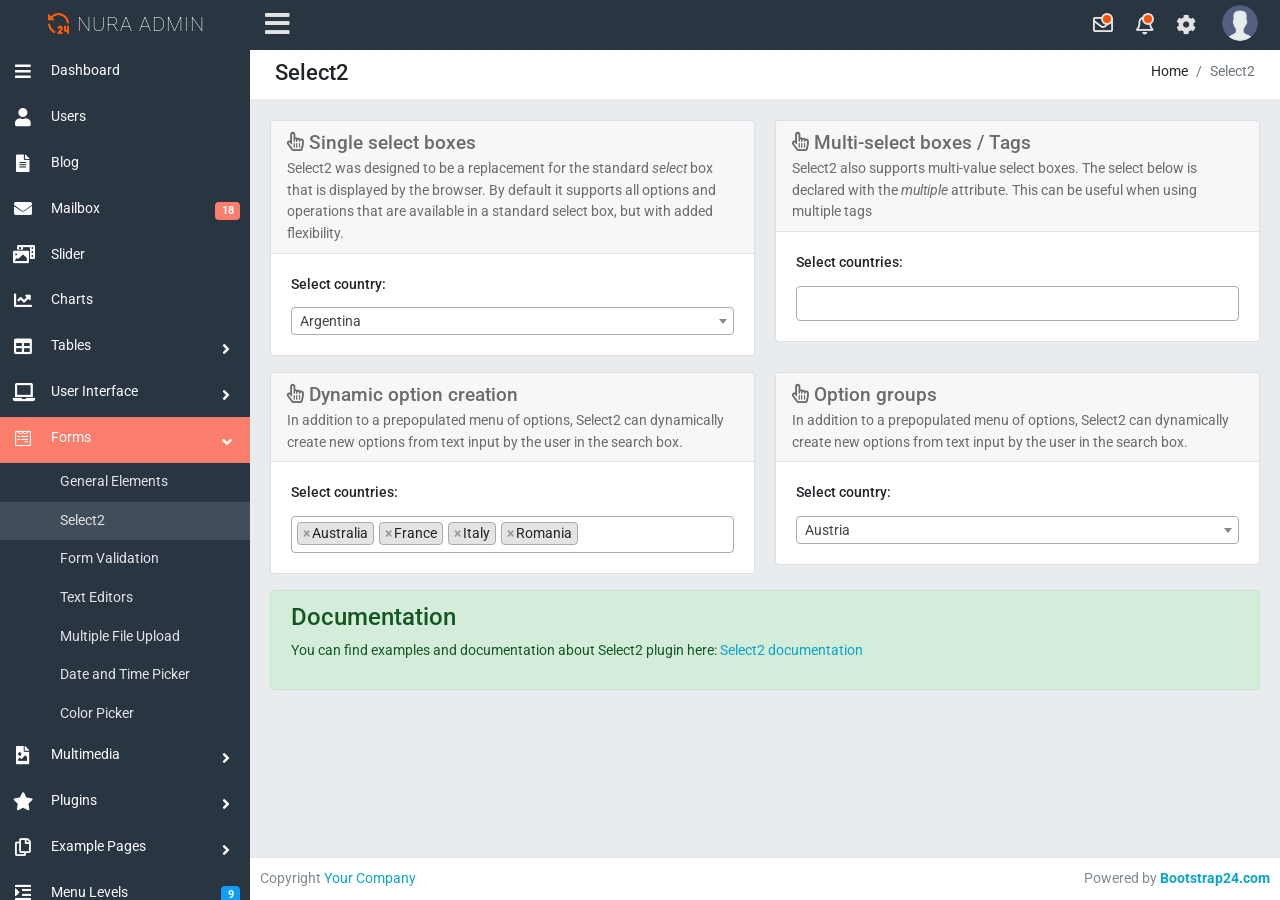
<file: public/Nura Admin/forms-select2.html>
<!DOCTYPE html>
<html lang="en">

<head>
    <title>Nura Admin - Select2</title>
    <meta name="description" content="Select2 | Nura Admin">
    <meta charset="utf-8">
    <meta name="viewport" content="width=device-width, initial-scale=1.0">
    <meta name="author" content="Your website">

    <!-- Favicon -->
    <link rel="shortcut icon" href="assets/images/favicon.ico">

    <!-- Bootstrap CSS -->
    <link href="assets/css/bootstrap.min.css" rel="stylesheet" type="text/css" />

    <!-- Font Awesome CSS -->
    <link href="assets/font-awesome/css/all.css" rel="stylesheet" type="text/css" />

    <!-- Custom CSS -->
    <link href="assets/css/style.css" rel="stylesheet" type="text/css" />

    <!-- BEGIN CSS for this page -->
    <link href="assets/plugins/select2/css/select2.min.css" rel="stylesheet" type="text/css" />
    <!-- END CSS for this page -->
</head>

<body class="adminbody">

    <div id="main">

        <!-- top bar navigation -->
        <div class="headerbar">

            <!-- LOGO -->
            <div class="headerbar-left">
                <a href="index.html" class="logo">
                    <img alt="Logo" src="assets/images/logo.png" />
                    <span>NURA ADMIN</span>
                </a>
            </div>

            <nav class="navbar-custom">

                <ul class="list-inline float-right mb-0">
                    
                    <li class="list-inline-item dropdown notif">
                        <a class="nav-link dropdown-toggle arrow-none" data-toggle="dropdown" href="#" aria-haspopup="false" aria-expanded="false">
                            <i class="far fa-envelope"></i>
                            <span class="notif-bullet"></span>
                        </a>

                        <div class="dropdown-menu dropdown-menu-right dropdown-arrow dropdown-arrow-success dropdown-lg">
                            <!-- item-->
                            <div class="dropdown-item noti-title">
                                <h5>
                                    <small>
                                        <span class="label label-danger pull-xs-right">12</span>Mailbox</small>
                                </h5>
                            </div>

                            <!-- item-->
                            <a href="mail-all.html" class="dropdown-item notify-item">
                                <p class="notify-details ml-0">
                                    <b>John Doe</b>
                                    <span>New message received</span>
                                    <small class="text-muted">3 minutes ago</small>
                                </p>
                            </a>

                            <!-- item-->
                            <a href="mail-all.html" class="dropdown-item notify-item">
                                <p class="notify-details ml-0">
                                    <b>Michael Smith</b>
                                    <span>New message received</span>
                                    <small class="text-muted">18 minutes ago</small>
                                </p>
                            </a>

                            <!-- item-->
                            <a href="mail-all.html" class="dropdown-item notify-item">
                                <p class="notify-details ml-0">
                                    <b>John Lenons</b>
                                    <span>New message received</span>
                                    <small class="text-muted">Yesterday, 18:27</small>
                                </p>
                            </a>

                            <!-- All-->
                            <a href="mail-all.html" class="dropdown-item notify-item notify-all">
                                View All Messages
                            </a>

                        </div>

                    </li>

                    <li class="list-inline-item dropdown notif">
                        <a class="nav-link dropdown-toggle arrow-none" data-toggle="dropdown" href="#" aria-haspopup="false" aria-expanded="false">
                            <i class="far fa-bell"></i>
                            <span class="notif-bullet"></span>
                        </a>

                        <div class="dropdown-menu dropdown-menu-right dropdown-arrow dropdown-arrow-success dropdown-lg">
                            <!-- item-->
                            <div class="dropdown-item noti-title">
                                <h5>
                                    <small>
                                        <span class="label label-danger pull-xs-right">5</span>Allerts</small>
                                </h5>
                            </div>

                            <!-- item-->
                            <a href="#" class="dropdown-item notify-item">
                                <div class="notify-icon bg-faded">
                                    <img src="assets/images/avatars/avatar2.png" alt="img" class="rounded-circle img-fluid">
                                </div>
                                <p class="notify-details">
                                    <b>John Doe</b>
                                    <span>User registration</span>
                                    <small class="text-muted">3 minutes ago</small>
                                </p>
                            </a>

                            <!-- item-->
                            <a href="#" class="dropdown-item notify-item">
                                <div class="notify-icon bg-faded">
                                    <img src="assets/images/avatars/avatar3.png" alt="img" class="rounded-circle img-fluid">
                                </div>
                                <p class="notify-details">
                                    <b>Michael Cox</b>
                                    <span>Task 2 completed</span>
                                    <small class="text-muted">12 minutes ago</small>
                                </p>
                            </a>

                            <!-- item-->
                            <a href="#" class="dropdown-item notify-item">
                                <div class="notify-icon bg-faded">
                                    <img src="assets/images/avatars/avatar4.png" alt="img" class="rounded-circle img-fluid">
                                </div>
                                <p class="notify-details">
                                    <b>Michelle Dolores</b>
                                    <span>New job completed</span>
                                    <small class="text-muted">35 minutes ago</small>
                                </p>
                            </a>

                            <!-- All-->
                            <a href="#" class="dropdown-item notify-item notify-all">
                                View All Allerts
                            </a>

                        </div>
                    </li>


                    <li class="list-inline-item dropdown notif">
                        <a class="nav-link dropdown-toggle arrow-none" data-toggle="dropdown" href="#" aria-haspopup="false" aria-expanded="false">
                            <i class="fas fa-cog"></i>
                        </a>

                        <div class="dropdown-menu dropdown-menu-right dropdown-arrow dropdown-arrow-success dropdown-sm">
                            <!-- item-->
                            <div class="dropdown-item noti-title">
                                <h5>
                                    <small>Settings</small>
                                </h5>
                            </div>

                            <!-- item-->
                            <a href="#" class="dropdown-item notify-item">
                                <p class="notify-details ml-0">
                                    <i class="fas fa-cog"></i>
                                    <b>Settings 1</b>
                                </p>
                            </a>

                            <!-- item-->
                            <a href="#" class="dropdown-item notify-item">
                                <p class="notify-details ml-0">
                                    <i class="fas fa-cog"></i>
                                    <b>Settings 2</b>
                                </p>
                            </a>

                            <!-- item-->
                            <a href="#" class="dropdown-item notify-item">
                                <p class="notify-details ml-0">
                                    <i class="fas fa-cog"></i>
                                    <b>Settings 3</b>
                                </p>
                            </a>

                        </div>

                    </li>


                    <li class="list-inline-item dropdown notif">
                        <a class="nav-link dropdown-toggle nav-user" data-toggle="dropdown" href="#" aria-haspopup="false" aria-expanded="false">
                            <img src="assets/images/avatars/admin.png" alt="Profile image" class="avatar-rounded">
                        </a>
                        <div class="dropdown-menu dropdown-menu-right profile-dropdown ">
                            <!-- item-->
                            <div class="dropdown-item noti-title">
                                <h5 class="text-overflow">
                                    <small>Hello, admin</small>
                                </h5>
                            </div>

                            <!-- item-->
                            <a href="profile.html" class="dropdown-item notify-item">
                                <i class="fas fa-user"></i>
                                <span>Profile</span>
                            </a>

                            <!-- item-->
                            <a href="#" class="dropdown-item notify-item">
                                <i class="fas fa-power-off"></i>
                                <span>Logout</span>
                            </a>
                        </div>
                    </li>

                </ul>

                <ul class="list-inline menu-left mb-0">
                    <li class="float-left">
                        <button class="button-menu-mobile open-left">
                            <i class="fas fa-bars"></i>
                        </button>
                    </li>
                </ul>

            </nav>

        </div>
        <!-- End Navigation -->

        <!-- Left Sidebar -->
        <div class="left main-sidebar">

            <div class="sidebar-inner leftscroll">

                <div id="sidebar-menu">

                    <ul>

                        <li class="submenu">
                            <a href="index.html">
                                <i class="fas fa-bars"></i>
                                <span> Dashboard </span>
                            </a>
                        </li>

                        <li class="submenu">
                            <a href="users.html">
                                <i class="fas fa-user"></i>
                                <span> Users </span>
                            </a>
                        </li>

                        <li class="submenu">
                            <a href="blog.html">
                                <i class="fas fa-file-alt"></i>
                                <span> Blog </span>
                            </a>
                        </li>

                        <li class="submenu">
                            <a href="mail-all.html">
                                <span class="label radius-circle bg-danger float-right">18</span>
                                <i class="fas fa-envelope"></i>
                                <span> Mailbox </span>
                            </a>
                        </li>

                        <li class="submenu">
                            <a href="slider.html">
                                <i class="fas fa-photo-video"></i>
                                <span> Slider </span>
                            </a>
                        </li>

                        <li class="submenu">
                            <a href="charts.html">
                                <i class="fas fa-chart-line"></i>
                                <span> Charts </span>
                            </a>
                        </li>

                        <li class="submenu">
                            <a id="tables" href="#">
                                <i class="fas fa-table"></i>
                                <span> Tables </span>
                                <span class="menu-arrow"></span>
                            </a>
                            <ul class="list-unstyled">
                                <li>
                                    <a href="tables-basic.html">Basic Tables</a>
                                </li>
                                <li>
                                    <a href="tables-datatable.html">Data Tables</a>
                                </li>
                            </ul>
                        </li>

                        <li class="submenu">
                            <a href="#">
                                <i class="fas fa-laptop"></i>
                                <span> User Interface </span>
                                <span class="menu-arrow"></span>
                            </a>
                            <ul class="list-unstyled">
                                <li>
                                    <a href="ui-alerts.html">Alerts</a>
                                </li>
                                <li>
                                    <a href="ui-buttons.html">Buttons</a>
                                </li>
                                <li>
                                    <a href="ui-cards.html">Cards</a>
                                </li>
                                <li>
                                    <a href="ui-carousel.html">Carousel</a>
                                </li>
                                <li>
                                    <a href="ui-collapse.html">Collapse</a>
                                </li>
                                <li>
                                    <a href="ui-icons.html">Icons</a>
                                </li>
                                <li>
                                    <a href="ui-modals.html">Modals</a>
                                </li>
                                <li>
                                    <a href="ui-tooltips.html">Tooltips and Popovers</a>
                                </li>
                            </ul>
                        </li>

                        <li class="submenu">
                            <a href="#">
                                <i class="fab fa-wpforms"></i>
                                <span> Forms </span>
                                <span class="menu-arrow"></span>
                            </a>
                            <ul class="list-unstyled">
                                <li>
                                    <a href="forms-general.html">General Elements</a>
                                </li>
                                <li class="active">
                                    <a class="active" href="forms-select2.html">Select2</a>
                                </li>
                                <li>
                                    <a href="forms-validation.html">Form Validation</a>
                                </li>
                                <li>
                                    <a href="forms-text-editor.html">Text Editors</a>
                                </li>
                                <li>
                                    <a href="forms-upload.html">Multiple File Upload</a>
                                </li>
                                <li>
                                    <a href="forms-datetime-picker.html">Date and Time Picker</a>
                                </li>
                                <li>
                                    <a href="forms-color-picker.html">Color Picker</a>
                                </li>
                            </ul>
                        </li>

                        <li class="submenu">
                            <a href="#">
                                <i class="fas fa-file-image"></i>
                                <span> Multimedia </span>
                                <span class="menu-arrow"></span>
                            </a>
                            <ul class="list-unstyled">
                                <li>
                                    <a href="media-fancybox.html">
                                        <span class="label radius-circle bg-danger float-right">cool</span> Fancybox </a>
                                </li>
                                <li>
                                    <a href="media-masonry.html">Masonry</a>
                                </li>
                                <li>
                                    <a href="media-lightbox.html">Lightbox</a>
                                </li>
                                <li>
                                    <a href="media-owl-carousel.html">Owl Carousel</a>
                                </li>
                                <li>
                                    <a href="media-image-magnifier.html">Image Magnifier</a>
                                </li>
                            </ul>
                        </li>

                        <li class="submenu">
                            <a href="#">
                                <i class="fas fa-star"></i>
                                <span> Plugins </span>
                                <span class="menu-arrow"></span>
                            </a>
                            <ul class="list-unstyled">
                                <li>
                                    <a href="star-rating.html">Star Rating</a>
                                </li>
                                <li>
                                    <a href="range-sliders.html">Range Sliders</a>
                                </li>
                                <li>
                                    <a href="tree-view.html">Tree View</a>
                                </li>
                                <li>
                                    <a href="sweetalert.html">SweetAlert</a>
                                </li>
                                <li>
                                    <a href="calendar.html">Calendar</a>
                                </li>
                                <li>
                                    <a href="counter-up.html">Counter-Up</a>
                                </li>
                            </ul>
                        </li>

                        <li class="submenu">
                            <a href="#">
                                <i class="far fa-copy"></i>
                                <span> Example Pages </span>
                                <span class="menu-arrow"></span>
                            </a>
                            <ul class="list-unstyled">
                                <li>
                                    <a href="page-pricing-tables.html">Pricing Tables</a>
                                </li>
                                <li>
                                    <a href="page-timeline.html">Timeline</a>
                                </li>
                                <li>
                                    <a href="page-invoice.html">Invoice</a>
                                </li>
                                <li>
                                    <a href="page-blank.html">Blank Page</a>
                                </li>
                            </ul>
                        </li>

                        <li class="submenu">
                            <a href="#">
                                <span class="label radius-circle bg-primary float-right">9</span>
                                <i class="fas fa-indent"></i>
                                <span> Menu Levels </span>
                            </a>
                            <ul>
                                <li>
                                    <a href="#">
                                        <span>Second Level</span>
                                    </a>
                                </li>
                                <li class="submenu">
                                    <a href="#">
                                        <span>Third Level</span>
                                        <span class="menu-arrow"></span>
                                    </a>
                                    <ul>
                                        <li>
                                            <a href="#">
                                                <span>Third Level Item</span>
                                            </a>
                                        </li>
                                        <li>
                                            <a href="#">
                                                <span>Third Level Item</span>
                                            </a>
                                        </li>
                                    </ul>
                                </li>
                            </ul>
                        </li>

                        <li class="submenu">
                            <a class="pro" href="pro.html">
                                <i class="fas fa-shopping-cart"></i>
                                <span> PRO Version </span>
                            </a>
                        </li>

                        <li class="submenu">
                            <a target="_blank" href="https://nura24.com">
                                <i class="fas fa-th"></i>
                                <span> Nura24 Free Suite </span>
                            </a>
                        </li>


                    </ul>

                    <div class="clearfix"></div>

                </div>

                <div class="clearfix"></div>

            </div>

        </div>
        <!-- End Sidebar -->

        <div class="content-page">

            <!-- Start content -->
            <div class="content">

                <div class="container-fluid">

                    <div class="row">
                        <div class="col-xl-12">
                            <div class="breadcrumb-holder">
                                <h1 class="main-title float-left">Select2</h1>
                                <ol class="breadcrumb float-right">
                                    <li class="breadcrumb-item">Home</li>
                                    <li class="breadcrumb-item active">Select2</li>
                                </ol>
                                <div class="clearfix"></div>
                            </div>
                        </div>
                    </div>
                    <!-- end row -->


                    <div class="row">

                        <div class="col-xs-12 col-sm-12 col-md-6 col-lg-6 col-xl-6">
                            <div class="card mb-3">
                                <div class="card-header">
                                    <h3><i class="far fa-hand-pointer"></i> Single select boxes</h3>
                                    Select2 was designed to be a replacement for the standard <i>select</i> box that is
                                    displayed by the browser. By default it supports all options and operations that are
                                    available in a standard select box, but with added flexibility.
                                </div>

                                <div class="card-body">

                                    <label for="example1">
                                        Select country:
                                    </label>
                                    <div class="mb-1"></div>
                                    <select class="form-control select2" id="example1" name="state">
                                        <option value="AR">Argentina</option>
                                        <option value="AU">Australia</option>
                                        <option value="AT">Austria</option>
                                        <option value="BD">Bangladesh</option>
                                        <option value="BE">Belgium</option>
                                        <option value="BR">Brazil</option>
                                        <option value="BG">Bulgaria</option>
                                        <option value="CA">Canada</option>
                                        <option value="CN">China</option>
                                        <option value="CO">Colombia</option>
                                        <option value="HR">Croatia</option>
                                        <option value="CU">Cuba</option>
                                        <option value="CZ">Czech Republic</option>
                                        <option value="DK">Denmark</option>
                                        <option value="EG">Egypt</option>
                                        <option value="FI">Finland</option>
                                        <option value="FR">France</option>
                                        <option value="DE">Germany</option>
                                        <option value="GR">Greece</option>
                                        <option value="HK">Hong Kong</option>
                                        <option value="HU">Hungary</option>
                                        <option value="IS">Iceland</option>
                                        <option value="IN">India</option>
                                        <option value="ID">Indonesia</option>
                                        <option value="IE">Ireland</option>
                                        <option value="IL">Israel</option>
                                        <option value="IT">Italy</option>
                                        <option value="JP">Japan</option>
                                        <option value="KW">Kuwait</option>
                                        <option value="MX">Mexico</option>
                                        <option value="NL">Netherlands</option>
                                        <option value="NZ">New Zealand</option>
                                        <option value="NO">Norway</option>
                                        <option value="PK">Pakistan</option>
                                        <option value="PL">Poland</option>
                                        <option value="PT">Portugal</option>
                                        <option value="RO">Romania</option>
                                        <option value="RU">Russian Federation</option>
                                        <option value="ES">Spain</option>
                                        <option value="SE">Sweden</option>
                                        <option value="TR">Turkey</option>
                                        <option value="GB">United Kingdom</option>
                                        <option value="US">United States</option>
                                    </select>

                                </div>
                            </div><!-- end card-->
                        </div>


                        <div class="col-xs-12 col-sm-12 col-md-6 col-lg-6 col-xl-6">
                            <div class="card mb-3">
                                <div class="card-header">
                                    <h3><i class="far fa-hand-pointer"></i> Multi-select boxes / Tags</h3>
                                    Select2 also supports multi-value select boxes. The select below is declared with
                                    the <i>multiple</i> attribute. This can be useful when using multiple tags
                                </div>

                                <div class="card-body">

                                    <label for="example2">
                                        Select countries:
                                    </label>
                                    <div class="mb-1"></div>
                                    <select class="form-control select2" id="example2" name="state][]" multiple="multiple">
                                        <option value="AR">Argentina</option>
                                        <option value="AU">Australia</option>
                                        <option value="AT">Austria</option>
                                        <option value="BD">Bangladesh</option>
                                        <option value="BE">Belgium</option>
                                        <option value="BR">Brazil</option>
                                        <option value="BG">Bulgaria</option>
                                        <option value="CA">Canada</option>
                                        <option value="CN">China</option>
                                        <option value="CO">Colombia</option>
                                        <option value="HR">Croatia</option>
                                        <option value="CU">Cuba</option>
                                        <option value="CZ">Czech Republic</option>
                                        <option value="DK">Denmark</option>
                                        <option value="EG">Egypt</option>
                                        <option value="FI">Finland</option>
                                        <option value="FR">France</option>
                                        <option value="DE">Germany</option>
                                        <option value="GR">Greece</option>
                                        <option value="HK">Hong Kong</option>
                                        <option value="HU">Hungary</option>
                                        <option value="IS">Iceland</option>
                                        <option value="IN">India</option>
                                        <option value="ID">Indonesia</option>
                                        <option value="IE">Ireland</option>
                                        <option value="IL">Israel</option>
                                        <option value="IT">Italy</option>
                                        <option value="JP">Japan</option>
                                        <option value="KW">Kuwait</option>
                                        <option value="MX">Mexico</option>
                                        <option value="NL">Netherlands</option>
                                        <option value="NZ">New Zealand</option>
                                        <option value="NO">Norway</option>
                                        <option value="PK">Pakistan</option>
                                        <option value="PL">Poland</option>
                                        <option value="PT">Portugal</option>
                                        <option value="RO">Romania</option>
                                        <option value="RU">Russian Federation</option>
                                        <option value="ES">Spain</option>
                                        <option value="SE">Sweden</option>
                                        <option value="TR">Turkey</option>
                                        <option value="GB">United Kingdom</option>
                                        <option value="US">United States</option>
                                    </select>

                                </div>
                            </div><!-- end card-->
                        </div>


                        <div class="col-xs-12 col-sm-12 col-md-6 col-lg-6 col-xl-6">
                            <div class="card mb-3">
                                <div class="card-header">
                                    <h3><i class="far fa-hand-pointer"></i> Dynamic option creation</h3>
                                    In addition to a prepopulated menu of options, Select2 can dynamically create new
                                    options from text input by the user in the search box.
                                </div>

                                <div class="card-body">

                                    <label for="example3">
                                        Select countries:
                                    </label>
                                    <div class="mb-1"></div>
                                    <select class="form-control select2" id="example3" name="state[]" multiple="multiple">
                                        <option value="AR">Argentina</option>
                                        <option value="AU" selected="selected">Australia</option>
                                        <option value="AT">Austria</option>
                                        <option value="BD">Bangladesh</option>
                                        <option value="BE">Belgium</option>
                                        <option value="BR">Brazil</option>
                                        <option value="BG">Bulgaria</option>
                                        <option value="CA">Canada</option>
                                        <option value="CN">China</option>
                                        <option value="CO">Colombia</option>
                                        <option value="HR">Croatia</option>
                                        <option value="CU">Cuba</option>
                                        <option value="CZ">Czech Republic</option>
                                        <option value="DK">Denmark</option>
                                        <option value="EG">Egypt</option>
                                        <option value="FI">Finland</option>
                                        <option value="FR" selected="selected">France</option>
                                        <option value="DE">Germany</option>
                                        <option value="GR">Greece</option>
                                        <option value="HK">Hong Kong</option>
                                        <option value="HU">Hungary</option>
                                        <option value="IS">Iceland</option>
                                        <option value="IN">India</option>
                                        <option value="ID">Indonesia</option>
                                        <option value="IE">Ireland</option>
                                        <option value="IL">Israel</option>
                                        <option value="IT" selected="selected">Italy</option>
                                        <option value="JP">Japan</option>
                                        <option value="KW">Kuwait</option>
                                        <option value="MX">Mexico</option>
                                        <option value="NL">Netherlands</option>
                                        <option value="NZ">New Zealand</option>
                                        <option value="NO">Norway</option>
                                        <option value="PK">Pakistan</option>
                                        <option value="PL">Poland</option>
                                        <option value="PT">Portugal</option>
                                        <option value="RO" selected="selected">Romania</option>
                                        <option value="RU">Russian Federation</option>
                                        <option value="ES">Spain</option>
                                        <option value="SE">Sweden</option>
                                        <option value="TR">Turkey</option>
                                        <option value="GB">United Kingdom</option>
                                        <option value="US">United States</option>
                                    </select>

                                </div>
                            </div><!-- end card-->
                        </div>


                        <div class="col-xs-12 col-sm-12 col-md-6 col-lg-6 col-xl-6">
                            <div class="card mb-3">
                                <div class="card-header">
                                    <h3><i class="far fa-hand-pointer"></i> Option groups</h3>
                                    In addition to a prepopulated menu of options, Select2 can dynamically create new
                                    options from text input by the user in the search box.
                                </div>

                                <div class="card-body">

                                    <label for="example4">
                                        Select country:
                                    </label>
                                    <div class="mb-1"></div>
                                    <select class="form-control select2" id="example4">
                                        <optgroup label="Europe">
                                            <option value="AT">Austria</option>
                                            <option value="FR">France</option>
                                            <option value="DE">Germany</option>
                                            <option value="GR">Greece</option>
                                            <option value="RO">Romania</option>
                                            <option value="GB">United Kingdom</option>
                                        </optgroup>

                                        <optgroup label="Asia / Oceania">
                                            <option value="BD">Bangladesh</option>
                                            <option value="CN">China</option>
                                            <option value="IN">India</option>
                                            <option value="ID">Indonesia</option>
                                            <option value="JP">Japan</option>
                                            <option value="NZ">New Zealand</option>
                                        </optgroup>

                                        <optgroup label="Africa">
                                            <option value="EG">Egypt</option>
                                            <option value="SA">South Africa</option>
                                        </optgroup>

                                        <optgroup label="America">
                                            <option value="AR">Argentina</option>
                                            <option value="BR">Brazil</option>
                                            <option value="CA">Canada</option>
                                            <option value="US">United States</option>
                                        </optgroup>
                                    </select>

                                </div>
                            </div><!-- end card-->
                        </div>

                    </div>


                    <div class="alert alert-success" role="alert">
                        <h4 class="alert-heading">Documentation</h4>
                        <p>You can find examples and documentation about Select2 plugin here: <a target="_blank" href="https://select2.org/">Select2 documentation</a></p>
                    </div>


                </div>
                <!-- END container-fluid -->

            </div>
            <!-- END content -->

        </div>
        <!-- END content-page -->

        <footer class="footer">
            <span class="text-right">
                Copyright <a target="_blank" href="#">Your Company</a>
            </span>
            <span class="float-right">
                <!-- Copyright footer link MUST remain intact if you download free version. -->
                <!-- You can delete the links only if you purchased the pro or extended version. -->
                <!-- Purchase the pro or extended version with PHP version of this template: https://bootstrap24.com/template/nura-admin-4-free-bootstrap-admin-template -->
                Powered by <a target="_blank" href="https://bootstrap24.com" title="Download free Bootstrap templates"><b>Bootstrap24.com</b></a>
            </span>
        </footer>

        <script src="assets/js/modernizr.min.js"></script>
        <script src="assets/js/jquery.min.js"></script>
        <script src="assets/js/moment.min.js"></script>

        <script src="assets/js/popper.min.js"></script>
        <script src="assets/js/bootstrap.min.js"></script>

        <script src="assets/js/detect.js"></script>
        <script src="assets/js/fastclick.js"></script>
        <script src="assets/js/jquery.blockUI.js"></script>
        <script src="assets/js/jquery.nicescroll.js"></script>

        <!-- App js -->
        <script src="assets/js/admin.js"></script>

    </div>
    <!-- END main -->

    <!-- BEGIN Java Script for this page -->
    <script src="assets/plugins/select2/js/select2.min.js"></script>
    <script>
        $(document).on('ready',function() {
            $('.select2').select2();
        });
    </script>
    <!-- END Java Script for this page -->

</body>

</html>
</file>
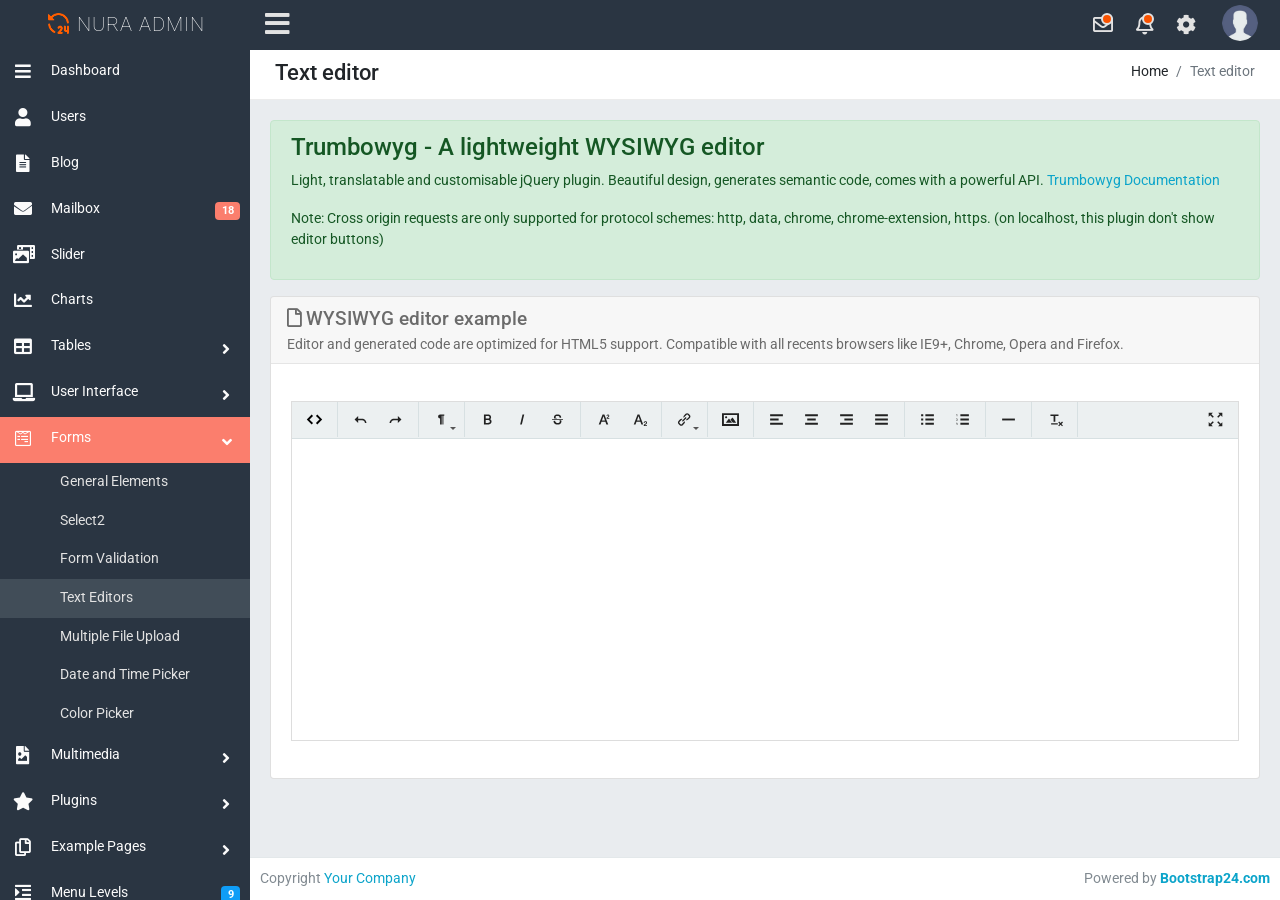
<file: public/Nura Admin/forms-text-editor.html>
<!DOCTYPE html>
<html lang="en">

<head>
    <title>Nura Admin - Text editor</title>
    <meta name="description" content="Text editor | Nura Admin">
    <meta charset="utf-8">
    <meta name="viewport" content="width=device-width, initial-scale=1.0">
    <meta name="author" content="Your website">

    <!-- Favicon -->
    <link rel="shortcut icon" href="assets/images/favicon.ico">

    <!-- Bootstrap CSS -->
    <link href="assets/css/bootstrap.min.css" rel="stylesheet" type="text/css" />

    <!-- Font Awesome CSS -->
    <link href="assets/font-awesome/css/all.css" rel="stylesheet" type="text/css" />

    <!-- Custom CSS -->
    <link href="assets/css/style.css" rel="stylesheet" type="text/css" />

    <!-- BEGIN CSS for this page -->
    <link rel="stylesheet" href="assets/plugins/trumbowyg/ui/trumbowyg.min.css">
    <!-- END CSS for this page -->
</head>

<body class="adminbody">

    <div id="main">

        <!-- top bar navigation -->
        <div class="headerbar">

            <!-- LOGO -->
            <div class="headerbar-left">
                <a href="index.html" class="logo">
                    <img alt="Logo" src="assets/images/logo.png" />
                    <span>NURA ADMIN</span>
                </a>
            </div>

            <nav class="navbar-custom">

                <ul class="list-inline float-right mb-0">

                    <li class="list-inline-item dropdown notif">
                        <a class="nav-link dropdown-toggle arrow-none" data-toggle="dropdown" href="#" aria-haspopup="false" aria-expanded="false">
                            <i class="far fa-envelope"></i>
                            <span class="notif-bullet"></span>
                        </a>

                        <div class="dropdown-menu dropdown-menu-right dropdown-arrow dropdown-arrow-success dropdown-lg">
                            <!-- item-->
                            <div class="dropdown-item noti-title">
                                <h5>
                                    <small>
                                        <span class="label label-danger pull-xs-right">12</span>Mailbox</small>
                                </h5>
                            </div>

                            <!-- item-->
                            <a href="mail-all.html" class="dropdown-item notify-item">
                                <p class="notify-details ml-0">
                                    <b>John Doe</b>
                                    <span>New message received</span>
                                    <small class="text-muted">3 minutes ago</small>
                                </p>
                            </a>

                            <!-- item-->
                            <a href="mail-all.html" class="dropdown-item notify-item">
                                <p class="notify-details ml-0">
                                    <b>Michael Smith</b>
                                    <span>New message received</span>
                                    <small class="text-muted">18 minutes ago</small>
                                </p>
                            </a>

                            <!-- item-->
                            <a href="mail-all.html" class="dropdown-item notify-item">
                                <p class="notify-details ml-0">
                                    <b>John Lenons</b>
                                    <span>New message received</span>
                                    <small class="text-muted">Yesterday, 18:27</small>
                                </p>
                            </a>

                            <!-- All-->
                            <a href="mail-all.html" class="dropdown-item notify-item notify-all">
                                View All Messages
                            </a>

                        </div>

                    </li>

                    <li class="list-inline-item dropdown notif">
                        <a class="nav-link dropdown-toggle arrow-none" data-toggle="dropdown" href="#" aria-haspopup="false" aria-expanded="false">
                            <i class="far fa-bell"></i>
                            <span class="notif-bullet"></span>
                        </a>

                        <div class="dropdown-menu dropdown-menu-right dropdown-arrow dropdown-arrow-success dropdown-lg">
                            <!-- item-->
                            <div class="dropdown-item noti-title">
                                <h5>
                                    <small>
                                        <span class="label label-danger pull-xs-right">5</span>Allerts</small>
                                </h5>
                            </div>

                            <!-- item-->
                            <a href="#" class="dropdown-item notify-item">
                                <div class="notify-icon bg-faded">
                                    <img src="assets/images/avatars/avatar2.png" alt="img" class="rounded-circle img-fluid">
                                </div>
                                <p class="notify-details">
                                    <b>John Doe</b>
                                    <span>User registration</span>
                                    <small class="text-muted">3 minutes ago</small>
                                </p>
                            </a>

                            <!-- item-->
                            <a href="#" class="dropdown-item notify-item">
                                <div class="notify-icon bg-faded">
                                    <img src="assets/images/avatars/avatar3.png" alt="img" class="rounded-circle img-fluid">
                                </div>
                                <p class="notify-details">
                                    <b>Michael Cox</b>
                                    <span>Task 2 completed</span>
                                    <small class="text-muted">12 minutes ago</small>
                                </p>
                            </a>

                            <!-- item-->
                            <a href="#" class="dropdown-item notify-item">
                                <div class="notify-icon bg-faded">
                                    <img src="assets/images/avatars/avatar4.png" alt="img" class="rounded-circle img-fluid">
                                </div>
                                <p class="notify-details">
                                    <b>Michelle Dolores</b>
                                    <span>New job completed</span>
                                    <small class="text-muted">35 minutes ago</small>
                                </p>
                            </a>

                            <!-- All-->
                            <a href="#" class="dropdown-item notify-item notify-all">
                                View All Allerts
                            </a>

                        </div>
                    </li>


                    <li class="list-inline-item dropdown notif">
                        <a class="nav-link dropdown-toggle arrow-none" data-toggle="dropdown" href="#" aria-haspopup="false" aria-expanded="false">
                            <i class="fas fa-cog"></i>
                        </a>

                        <div class="dropdown-menu dropdown-menu-right dropdown-arrow dropdown-arrow-success dropdown-sm">
                            <!-- item-->
                            <div class="dropdown-item noti-title">
                                <h5>
                                    <small>Settings</small>
                                </h5>
                            </div>

                            <!-- item-->
                            <a href="#" class="dropdown-item notify-item">
                                <p class="notify-details ml-0">
                                    <i class="fas fa-cog"></i>
                                    <b>Settings 1</b>
                                </p>
                            </a>

                            <!-- item-->
                            <a href="#" class="dropdown-item notify-item">
                                <p class="notify-details ml-0">
                                    <i class="fas fa-cog"></i>
                                    <b>Settings 2</b>
                                </p>
                            </a>

                            <!-- item-->
                            <a href="#" class="dropdown-item notify-item">
                                <p class="notify-details ml-0">
                                    <i class="fas fa-cog"></i>
                                    <b>Settings 3</b>
                                </p>
                            </a>

                        </div>

                    </li>


                    <li class="list-inline-item dropdown notif">
                        <a class="nav-link dropdown-toggle nav-user" data-toggle="dropdown" href="#" aria-haspopup="false" aria-expanded="false">
                            <img src="assets/images/avatars/admin.png" alt="Profile image" class="avatar-rounded">
                        </a>
                        <div class="dropdown-menu dropdown-menu-right profile-dropdown ">
                            <!-- item-->
                            <div class="dropdown-item noti-title">
                                <h5 class="text-overflow">
                                    <small>Hello, admin</small>
                                </h5>
                            </div>

                            <!-- item-->
                            <a href="profile.html" class="dropdown-item notify-item">
                                <i class="fas fa-user"></i>
                                <span>Profile</span>
                            </a>

                            <!-- item-->
                            <a href="#" class="dropdown-item notify-item">
                                <i class="fas fa-power-off"></i>
                                <span>Logout</span>
                            </a>
                        </div>
                    </li>

                </ul>

                <ul class="list-inline menu-left mb-0">
                    <li class="float-left">
                        <button class="button-menu-mobile open-left">
                            <i class="fas fa-bars"></i>
                        </button>
                    </li>
                </ul>

            </nav>

        </div>
        <!-- End Navigation -->

        <!-- Left Sidebar -->
        <div class="left main-sidebar">

            <div class="sidebar-inner leftscroll">

                <div id="sidebar-menu">

                    <ul>

                        <li class="submenu">
                            <a href="index.html">
                                <i class="fas fa-bars"></i>
                                <span> Dashboard </span>
                            </a>
                        </li>

                        <li class="submenu">
                            <a href="users.html">
                                <i class="fas fa-user"></i>
                                <span> Users </span>
                            </a>
                        </li>

                        <li class="submenu">
                            <a href="blog.html">
                                <i class="fas fa-file-alt"></i>
                                <span> Blog </span>
                            </a>
                        </li>

                        <li class="submenu">
                            <a href="mail-all.html">
                                <span class="label radius-circle bg-danger float-right">18</span>
                                <i class="fas fa-envelope"></i>
                                <span> Mailbox </span>
                            </a>
                        </li>

                        <li class="submenu">
                            <a href="slider.html">
                                <i class="fas fa-photo-video"></i>
                                <span> Slider </span>
                            </a>
                        </li>

                        <li class="submenu">
                            <a href="charts.html">
                                <i class="fas fa-chart-line"></i>
                                <span> Charts </span>
                            </a>
                        </li>

                        <li class="submenu">
                            <a id="tables" href="#">
                                <i class="fas fa-table"></i>
                                <span> Tables </span>
                                <span class="menu-arrow"></span>
                            </a>
                            <ul class="list-unstyled">
                                <li>
                                    <a href="tables-basic.html">Basic Tables</a>
                                </li>
                                <li>
                                    <a href="tables-datatable.html">Data Tables</a>
                                </li>
                            </ul>
                        </li>

                        <li class="submenu">
                            <a href="#">
                                <i class="fas fa-laptop"></i>
                                <span> User Interface </span>
                                <span class="menu-arrow"></span>
                            </a>
                            <ul class="list-unstyled">
                                <li>
                                    <a href="ui-alerts.html">Alerts</a>
                                </li>
                                <li>
                                    <a href="ui-buttons.html">Buttons</a>
                                </li>
                                <li>
                                    <a href="ui-cards.html">Cards</a>
                                </li>
                                <li>
                                    <a href="ui-carousel.html">Carousel</a>
                                </li>
                                <li>
                                    <a href="ui-collapse.html">Collapse</a>
                                </li>
                                <li>
                                    <a href="ui-icons.html">Icons</a>
                                </li>
                                <li>
                                    <a href="ui-modals.html">Modals</a>
                                </li>
                                <li>
                                    <a href="ui-tooltips.html">Tooltips and Popovers</a>
                                </li>
                            </ul>
                        </li>

                        <li class="submenu">
                            <a href="#">
                                <i class="fab fa-wpforms"></i>
                                <span> Forms </span>
                                <span class="menu-arrow"></span>
                            </a>
                            <ul class="list-unstyled">
                                <li>
                                    <a href="forms-general.html">General Elements</a>
                                </li>
                                <li>
                                    <a href="forms-select2.html">Select2</a>
                                </li>
                                <li>
                                    <a href="forms-validation.html">Form Validation</a>
                                </li>
                                <li class="active">
                                    <a class="active" href="forms-text-editor.html">Text Editors</a>
                                </li>
                                <li>
                                    <a href="forms-upload.html">Multiple File Upload</a>
                                </li>
                                <li>
                                    <a href="forms-datetime-picker.html">Date and Time Picker</a>
                                </li>
                                <li>
                                    <a href="forms-color-picker.html">Color Picker</a>
                                </li>
                            </ul>
                        </li>

                        <li class="submenu">
                            <a href="#">
                                <i class="fas fa-file-image"></i>
                                <span> Multimedia </span>
                                <span class="menu-arrow"></span>
                            </a>
                            <ul class="list-unstyled">
                                <li>
                                    <a href="media-fancybox.html">
                                        <span class="label radius-circle bg-danger float-right">cool</span> Fancybox </a>
                                </li>
                                <li>
                                    <a href="media-masonry.html">Masonry</a>
                                </li>
                                <li>
                                    <a href="media-lightbox.html">Lightbox</a>
                                </li>
                                <li>
                                    <a href="media-owl-carousel.html">Owl Carousel</a>
                                </li>
                                <li>
                                    <a href="media-image-magnifier.html">Image Magnifier</a>
                                </li>
                            </ul>
                        </li>

                        <li class="submenu">
                            <a href="#">
                                <i class="fas fa-star"></i>
                                <span> Plugins </span>
                                <span class="menu-arrow"></span>
                            </a>
                            <ul class="list-unstyled">
                                <li>
                                    <a href="star-rating.html">Star Rating</a>
                                </li>
                                <li>
                                    <a href="range-sliders.html">Range Sliders</a>
                                </li>
                                <li>
                                    <a href="tree-view.html">Tree View</a>
                                </li>
                                <li>
                                    <a href="sweetalert.html">SweetAlert</a>
                                </li>
                                <li>
                                    <a href="calendar.html">Calendar</a>
                                </li>
                                <li>
                                    <a href="counter-up.html">Counter-Up</a>
                                </li>
                            </ul>
                        </li>

                        <li class="submenu">
                            <a href="#">
                                <i class="far fa-copy"></i>
                                <span> Example Pages </span>
                                <span class="menu-arrow"></span>
                            </a>
                            <ul class="list-unstyled">
                                <li>
                                    <a href="page-pricing-tables.html">Pricing Tables</a>
                                </li>
                                <li>
                                    <a href="page-timeline.html">Timeline</a>
                                </li>
                                <li>
                                    <a href="page-invoice.html">Invoice</a>
                                </li>
                                <li>
                                    <a href="page-blank.html">Blank Page</a>
                                </li>
                            </ul>
                        </li>

                        <li class="submenu">
                            <a href="#">
                                <span class="label radius-circle bg-primary float-right">9</span>
                                <i class="fas fa-indent"></i>
                                <span> Menu Levels </span>
                            </a>
                            <ul>
                                <li>
                                    <a href="#">
                                        <span>Second Level</span>
                                    </a>
                                </li>
                                <li class="submenu">
                                    <a href="#">
                                        <span>Third Level</span>
                                        <span class="menu-arrow"></span>
                                    </a>
                                    <ul>
                                        <li>
                                            <a href="#">
                                                <span>Third Level Item</span>
                                            </a>
                                        </li>
                                        <li>
                                            <a href="#">
                                                <span>Third Level Item</span>
                                            </a>
                                        </li>
                                    </ul>
                                </li>
                            </ul>
                        </li>

                        <li class="submenu">
                            <a class="pro" href="pro.html">
                                <i class="fas fa-shopping-cart"></i>
                                <span> PRO Version </span>
                            </a>
                        </li>

                        <li class="submenu">
                            <a target="_blank" href="https://nura24.com">
                                <i class="fas fa-th"></i>
                                <span> Nura24 Free Suite </span>
                            </a>
                        </li>


                    </ul>

                    <div class="clearfix"></div>

                </div>

                <div class="clearfix"></div>

            </div>

        </div>
        <!-- End Sidebar -->

        <div class="content-page">

            <!-- Start content -->
            <div class="content">

                <div class="container-fluid">


                    <div class="row">
                        <div class="col-xl-12">
                            <div class="breadcrumb-holder">
                                <h1 class="main-title float-left">Text editor</h1>
                                <ol class="breadcrumb float-right">
                                    <li class="breadcrumb-item">Home</li>
                                    <li class="breadcrumb-item active">Text editor</li>
                                </ol>
                                <div class="clearfix"></div>
                            </div>
                        </div>
                    </div>
                    <!-- end row -->


                    <div class="alert alert-success" role="alert">
                        <h4 class="alert-heading">Trumbowyg - A lightweight WYSIWYG editor</h4>
                        <p>Light, translatable and customisable jQuery plugin. Beautiful design, generates semantic
                            code, comes with a powerful API. <a target="_blank" href="https://alex-d.github.io/Trumbowyg/">Trumbowyg Documentation</a></p>
                        <p>Note: Cross origin requests are only supported for protocol schemes: http, data, chrome,
                            chrome-extension, https. (on localhost, this plugin don't show editor buttons)</p>
                    </div>


                    <div class="row">
                        <div class="col-xs-12 col-sm-12 col-md-12 col-lg-12 col-xl-12">
                            <div class="card mb-3">
                                <div class="card-header">
                                    <h3><i class="far fa-file"></i> WYSIWYG editor example</h3>
                                    Editor and generated code are optimized for HTML5 support. Compatible with all
                                    recents browsers like IE9+, Chrome, Opera and Firefox.
                                </div>

                                <div class="card-body">
                                    <textarea rows="3" class="form-control editor" name="content"></textarea>
                                </div>
                            </div><!-- end card-->
                        </div>
                    </div>


                </div>
                <!-- END container-fluid -->

            </div>
            <!-- END content -->

        </div>
        <!-- END content-page -->

        <footer class="footer">
            <span class="text-right">
                Copyright <a target="_blank" href="#">Your Company</a>
            </span>
            <span class="float-right">
                <!-- Copyright footer link MUST remain intact if you download free version. -->
                <!-- You can delete the links only if you purchased the pro or extended version. -->
                <!-- Purchase the pro or extended version with PHP version of this template: https://bootstrap24.com/template/nura-admin-4-free-bootstrap-admin-template -->
                Powered by <a target="_blank" href="https://bootstrap24.com" title="Download free Bootstrap templates"><b>Bootstrap24.com</b></a>
            </span>
        </footer>

        <script src="assets/js/modernizr.min.js"></script>
        <script src="assets/js/jquery.min.js"></script>
        <script src="assets/js/moment.min.js"></script>

        <script src="assets/js/popper.min.js"></script>
        <script src="assets/js/bootstrap.min.js"></script>

        <script src="assets/js/detect.js"></script>
        <script src="assets/js/fastclick.js"></script>
        <script src="assets/js/jquery.blockUI.js"></script>
        <script src="assets/js/jquery.nicescroll.js"></script>

        <!-- App js -->
        <script src="assets/js/admin.js"></script>

    </div>
    <!-- END main -->


    <!-- BEGIN Java Script for this page -->
    <script src="assets/plugins/trumbowyg/trumbowyg.min.js"></script>
    <script>
        $(document).on('ready',function() {
            'use strict';
            $('.editor').trumbowyg();
        });
    </script>
    <!-- END Java Script for this page -->

</body>

</html>
</file>
<file: public/Nura Admin/assets/css/style.css>
@charset "UTF-8";
@import url(https://fonts.googleapis.com/css?family=Roboto:400,500,700,300);
html {
    position: relative;
    min-height: 100%
}

body {
    font-size: .9rem;
    background-color: #e9ecef;
    padding-bottom: 50px
}

a {
    color: #0ca4ca;
    text-decoration: none
}

.small {
    font-size: .7rem
}

.noradius {
    border-radius: 0
}

.noborder {
    border: 0!important
}

.radius-circle {
    border-radius: 50px
}

label {
    font-weight: 500
}

.label {
    display: inline-block;
    padding: .2em .6em;
    font-size: 75%;
    font-weight: 700;
    color: #fff;
    text-align: center;
    white-space: nowrap;
    vertical-align: baseline;
    border-radius: .25rem
}

.label:empty {
    display: none
}

img {
    vertical-align: middle;
    border: 0
}

.bg-primary {
    background-color: #0f9df7!important
}

.bg-success {
    background-color: #1bb99a!important
}

.bg-info {
    background-color: #3db9dc!important
}

.bg-warning {
    background-color: #f1b53d!important
}

.bg-danger {
    background-color: #fb7e6d!important
}

.bg-purple {
    background-color: #9261c6!important
}

.bg-pink {
    background-color: #ff7aa3!important
}

.bg-dark {
    background-color: #2b3d51!important
}

.bg-default {
    background-color: #64b0f2!important
}

.text-overflow {
    overflow: hidden;
    text-overflow: ellipsis;
    white-space: nowrap
}

.text-custom {
    color: #64b0f2
}

.text-primary {
    color: #0f9df7!important
}

.text-success {
    color: #1bb99a!important
}

.text-info {
    color: #3db9dc!important
}

.text-warning {
    color: #f1b53d!important
}

.text-danger {
    color: #ff5d48!important
}

.text-purple {
    color: #9261c6
}

.text-pink {
    color: #ff7aa3
}

.text-dark {
    color: #2b3d51
}

.text-white {
    color: #fff
}

.text-muted {
    color: #818a91
}

.dropdown-lg {
    width: 280px
}

.dropdown-menu {
    box-shadow: none;
    border: 1px solid rgba(43, 61, 81, .05);
    margin: -1px;
    padding: 0;
    border-radius: 0
}

::-webkit-scrollbar {
    width: 12px;
    height: 12px
}

::-webkit-scrollbar-track {
    background: rgba(0, 0, 0, .2)
}

::-webkit-scrollbar-thumb {
    background: rgba(0, 0, 0, .6)
}

.breadcrumb-holder {
    background-color: #fff;
    margin: 0 -20px 20px -20px;
    padding: 11px 25px 0 25px;
    box-shadow: none;
    border-bottom: 1px solid #ececec
}

.breadcrumb-holder .main-title {
    font-size: 1.4rem;
    line-height: 1.4rem;
}

.breadcrumb-holder .breadcrumb {
    padding: 0;
    background-color: transparent!important;
    line-height: 1.4rem;
}

.card-box {
    padding: 20px;
    background-clip: padding-box;
    margin-bottom: 20px;
    background-color: #fff;
    border: 1px solid rgba(183, 183, 183, .125)
}

.card-box i {
    font-size: 80px;
    margin-top: 20px
}

.card-header {
    color: #6b6b6b;
    border-bottom: 1px solid rgba(111, 111, 111, .13);
    padding: 0.5rem 1rem;
}

.card-header h3 {
    font-weight: 500;
    line-height: 1.5;
    font-size: 1.2rem;
    margin-bottom: 0
}

.card-footer {
    padding: .7rem 1.2rem;
    background-color: #e9eef3;
    border-top: 1px solid rgba(0, 0, 0, .125)
}

.header-title {
    font-size: 1rem;
    text-transform: uppercase
}

.page-header {
    margin-top: 30px;
    margin-bottom: 20px;
    font-size: 1.15rem;
    padding-bottom: 10px;
    border-bottom: 1px solid #eceeef
}

.button-list {
    margin-bottom: -5px;
    margin-left: -7px
}

.button-list a,
.button-list button {
    margin: 5px 7px
}

canvas {
    max-width: 100%
}

svg {
    max-width: 100%
}

a {
    outline: 0!important;
    text-decoration: none!important
}

.row {
    margin-right: -10px;
    margin-left: -10px
}

.col,
.col-1,
.col-10,
.col-11,
.col-12,
.col-2,
.col-3,
.col-4,
.col-5,
.col-6,
.col-7,
.col-8,
.col-9,
.col-lg,
.col-lg-1,
.col-lg-10,
.col-lg-11,
.col-lg-12,
.col-lg-2,
.col-lg-3,
.col-lg-4,
.col-lg-5,
.col-lg-6,
.col-lg-7,
.col-lg-8,
.col-lg-9,
.col-md,
.col-md-1,
.col-md-10,
.col-md-11,
.col-md-12,
.col-md-2,
.col-md-3,
.col-md-4,
.col-md-5,
.col-md-6,
.col-md-7,
.col-md-8,
.col-md-9,
.col-sm,
.col-sm-1,
.col-sm-10,
.col-sm-11,
.col-sm-12,
.col-sm-2,
.col-sm-3,
.col-sm-4,
.col-sm-5,
.col-sm-6,
.col-sm-7,
.col-sm-8,
.col-sm-9,
.col-xl,
.col-xl-1,
.col-xl-10,
.col-xl-11,
.col-xl-12,
.col-xl-2,
.col-xl-3,
.col-xl-4,
.col-xl-5,
.col-xl-6,
.col-xl-7,
.col-xl-8,
.col-xl-9 {
    padding-right: 10px;
    padding-left: 10px
}

.nav-pills .nav-item.show .nav-link,
.nav-pills .nav-link.active {
    background-color: #0f9df7
}

.dropdown-item {
    font-size: .9rem;
    white-space: inherit
}

.tools {
    margin-bottom: 10px
}

@media screen and (min-width:0\0) {
    .form-control {
        padding: .55rem .75rem!important
    }
    .input-group-addon {
        line-height: inherit!important;
        font-size: 1rem!important
    }
    .carousel-control span {
        right: 20px
    }
}

.headerbar {
    left: 0;
    position: fixed;
    right: 0;
    top: 0;
    z-index: 999
}

.headerbar .headerbar-left {
    background: #2a3542;
    float: left;
    text-align: center;
    height: 50px;
    position: relative;
    width: 250px;
    z-index: 1
}

.headerbar .headerbar-left .logo img {
    max-width: 100px;
    max-height: 30px;
    width: auto;
    height: auto;
    padding-bottom: 5px
}

.navbar-custom {
    background-color: #2a3542;
    border-radius: 0;
    margin-bottom: 0;
    padding: 0 10px;
    margin-left: 250px;
    min-height: 50px
}

.navbar-custom .nav-link {
    padding: 0 8px;
    line-height: 50px;
    color: #e2e2e2;
    font-size: 20px
}

.navbar-custom .dropdown-toggle:after {
    content: initial
}

.navbar-custom .menu-left {
    overflow: hidden
}

.logo {
    color: #fff!important;
    font-size: 20px;
    font-weight: 100;
    text-transform: uppercase;
    letter-spacing: 1px;
    line-height: 48px
}

.logo span span {
    color: #fff
}

.main-sidebar {
    top: 50px;
    width: 250px;
    z-index: 1000;
    background: #2a3542;
    bottom: 70px;
    margin-bottom: -70px;
    margin-top: 0;
    padding-bottom: 70px;
    position: fixed;
    overflow: auto;
}

.content-page {
    margin-left: 250px;
    overflow: hidden
}

.content-page .content {
    padding: 0 5px;
    margin-top: 50px
}


body.adminbody .main-sidebar.left {
    bottom: 0;
    margin-bottom: 0;
    margin-top: 0;
    padding-bottom: 0;
    position: fixed;
    overflow-y: auto
}

.button-menu-mobile {
    background: 0 0;
    border: none;
    color: #e2e2e2;
    font-size: 28px;
    line-height: 50px;
    padding: 0 5px;
    margin-right: 10px;
    position: relative;
    cursor: pointer;
    display: inline-block;
    overflow: hidden;
    vertical-align: middle;
    z-index: 1
}

.button-menu-mobile:hover {
    color: #fff
}

.sidebar-inner {
    /*height: 100%*/
}

#sidebar-menu,
#sidebar-menu a,
#sidebar-menu li,
#sidebar-menu ul {
    border: 0;
    font-weight: 400;
    line-height: 1;
    list-style: none;
    margin: 0;
    padding: 0;
    position: relative;
    text-decoration: none
}

#sidebar-menu {
    padding-bottom: 30px;
    width: 100%
}

#sidebar-menu a {
    line-height: 1.3
}

#sidebar-menu ul li .menu-arrow {
    -webkit-transition: -webkit-transform .15s;
    -o-transition: -o-transform .15s;
    transition: transform .15s;
    position: absolute;
    right: 20px;
    top: 15px;
    display: inline-block;
    font-family: FontAwesome;
    text-rendering: auto;
    line-height: 18px;
    font-size: 16px;
    -webkit-font-smoothing: antialiased;
    -moz-osx-font-smoothing: grayscale;
    -webkit-transform: translate(0, 0);
    -ms-transform: translate(0, 0);
    -o-transform: translate(0, 0);
    transform: translate(0, 0)
}

#sidebar-menu ul li .menu-arrow:before {
    font-family: "Font Awesome 5 Free";
    font-weight: 900;
    content: "\f105"
}

#sidebar-menu ul li a.subdrop .menu-arrow {
    -ms-transform: rotate(90deg);
    -webkit-transform: rotate(90deg);
    -o-transform: rotate(90deg);
    transform: rotate(90deg)
}

#sidebar-menu ul ul {
    display: none
}

#sidebar-menu ul ul li {
    border-top: 0
}

#sidebar-menu ul ul li.active a {
    background-color: #414d58
}

#sidebar-menu ul ul a {
    color: #e2e2e2;
    -webkit-transition: all .3s ease-out;
    -moz-transition: all .3s ease-out;
    -o-transition: all .3s ease-out;
    -ms-transition: all .3s ease-out;
    transition: all .3s ease-out;
    display: block;
    padding: 10px 20px 10px 60px
}

#sidebar-menu ul ul a:hover {
    color: #fff
}

#sidebar-menu ul ul a i {
    margin-right: 5px
}

#sidebar-menu ul ul ul a {
    padding-left: 80px
}

#sidebar-menu .label {
    margin-top: 2px
}

#sidebar-menu .subdrop {
    color: #fff!important;
    background-color: #414d58
}

#sidebar-menu .submenu ul .submenu .menu-arrow {
    top: 10px!important
}

#sidebar-menu>ul>li>a {
    color: #fbfbfb;
    display: block;
    padding: 12px 10px 15px 10px;
    font-weight: 400;
    font-size: .9rem
}

#sidebar-menu>ul>li>a:hover {
    color: #fff;
    background-color: #414d58;
    text-decoration: none
}

#sidebar-menu>ul>li>a>span {
    vertical-align: middle
}

#sidebar-menu ul li a i {
    display: inline-block;
    font-size: 18px;
    line-height: 17px;
    margin-left: 3px;
    margin-right: 15px;
    text-align: center;
    vertical-align: middle;
    width: 20px
}

#sidebar-menu ul li a .drop-arrow {
    float: right
}

#sidebar-menu ul li a .drop-arrow i {
    margin-right: 0
}

#sidebar-menu>ul>li>a.active {
    color: #fff!important;
    background-color: #fb7e6d
}

.menu-title {
    padding: 12px 20px!important;
    letter-spacing: .035em;
    pointer-events: none;
    cursor: default;
    font-size: 13px
}

.footer {
    border-top: 1px solid rgba(115, 140, 152, .2);
    bottom: 0;
    color: #818a91;
    text-align: left!important;
    padding: 10px;
    position: absolute;
    right: 0;
    left: 250px;
    background-color: #fff
}

#main.enlarged .menu-title {
    display: none
}

#main.enlarged .menu-arrow {
    display: none!important
}

#main.enlarged .footer {
    left: 70px
}

#main.enlarged #sidebar-menu ul ul {
    box-shadow: 0 2px 2px 0 rgba(0, 0, 0, .1), 0 1px 10px 0 rgba(0, 0, 0, .08)
}

#main.enlarged .left.main-sidebar {
    width: 75px;
    z-index: 1000;
}

#main.enlarged .left.main-sidebar #sidebar-menu>ul>li>a {
    padding-left: 10px
}

#main.enlarged .left.main-sidebar #sidebar-menu>ul>li>a:hover {
    background-color: #64b0f2
}

#main.enlarged .left.main-sidebar span.pull-right {
    display: none!important
}

#main.enlarged .left.main-sidebar #sidebar-menu ul>li {
    position: relative;
    white-space: nowrap
}

#main.enlarged .left.main-sidebar #sidebar-menu ul>li:hover>a {
    background-color: #64b0f2;
    position: relative;
    width: 260px
}

#main.enlarged .left.main-sidebar #sidebar-menu ul>li:hover>ul {
    display: block;
    left: 75px;
    position: absolute;
    width: 190px;
    padding: 5px 0;
    background: #fff
}

#main.enlarged .left.main-sidebar #sidebar-menu ul>li:hover>ul a {
    background: #fff;
    border: none;
    box-shadow: none;
    padding-left: 15px;
    position: relative;
    width: 190px;
    z-index: 6;
    color: rgba(43, 61, 81, .8)
}

#main.enlarged .left.main-sidebar #sidebar-menu ul>li:hover>ul a:hover {
    color: #64b0f2
}

#main.enlarged .left.main-sidebar #sidebar-menu ul>li:hover a span {
    display: inline
}

#main.enlarged .left.main-sidebar #sidebar-menu ul>li>ul {
    display: none
}

#main.enlarged .left.main-sidebar #sidebar-menu ul ul li:hover>ul {
    display: block;
    left: 190px;
    margin-top: -36px;
    position: absolute;
    width: 190px
}

#main.enlarged .left.main-sidebar #sidebar-menu ul ul li>a span.pull-right {
    -ms-transform: rotate(270deg);
    -webkit-transform: rotate(270deg);
    position: absolute;
    right: 20px;
    top: 12px;
    transform: rotate(270deg)
}

#main.enlarged .left.main-sidebar #sidebar-menu ul>li>a span {
    display: none;
    padding-left: 10px
}

#main.enlarged .left.main-sidebar #sidebar-menu>ul>li>a {
    padding: 15px 20px;
    min-height: 52.09px
}

#main.enlarged .left.main-sidebar #sidebar-menu>ul>li>a i {
    margin-right: 20px!important;
    font-size: 20px
}

#main.enlarged .left.main-sidebar #sidebar-menu ul>li:hover>a {
    position: relative;
    width: 260px;
    background-color: #535b63;
    color: #fff
}

#main.enlarged .left.main-sidebar #sidebar-menu ul>li:hover>a i {
    color: #fff
}

#main.enlarged .content-page {
    margin-left: 70px
}

#main.enlarged .navbar-custom {
    margin-left: 70px
}

#main.enlarged .headerbar .headerbar-left {
    width: 70px!important
}

#main.enlarged .headerbar .headerbar-left .logo span {
    display: none;
    opacity: 0
}

#main.enlarged .headerbar .headerbar-left .logo i {
    margin-right: 0
}

#main.enlarged #sidebar-menu>ul>li:hover>a.open :after {
    display: none
}

#main.enlarged #sidebar-menu>ul>li:hover>a.active :after {
    display: none
}

#main.enlarged .user-detail {
    bottom: 0;
    padding: 15px 0;
    width: 70px;
    text-align: center
}

#main.enlarged .user-detail .dropup {
    margin: 0 auto;
    margin-left: 17px
}

#main.enlarged .user-detail h5 {
    display: none
}

#main.enlarged .user-detail p {
    position: absolute;
    right: 15px;
    top: 32px
}

#main.enlarged .user-detail p span {
    display: none
}

#main.enlarged #sidebar-menu ul ul li.active a {
    color: #0f9df7
}

.notif {
    margin-left: 0!important
}

.notif .noti-title {
    border-radius: 0;
    background-color: #fb7e6d;
    margin: 0;
    width: auto;
    padding: 8px 15px 12px 15px
}

.notif .noti-title h5 {
    color: #fff;
    margin: 0
}

.notif .noti-title .label {
    float: right;
    margin-top: 5px
}

.notif .noti-icon {
    font-size: 22px;
    padding: 0 12px;
    vertical-align: middle;
    color: rgba(255, 255, 255, .8)
}

.notif .notif-bullet {
    height: 12px;
    width: 12px;
    background-color: #f95200;
    display: inline-block;
    position: absolute;
    top: 13px;
    right: 8px;
    border-radius: 50%;
    border: 2px solid #e2e2e2
}

.notif .notify-item {
    padding: 10px 20px
}

.notif .notify-item .notify-icon {
    float: left;
    height: 36px;
    width: 36px;
    line-height: 36px;
    text-align: center;
    margin-right: 10px;
    border-radius: 50%;
    color: #fff
}

.notif .notify-item .notify-icon img {
    margin-top: 4px
}

.notif .notify-item .notify-details {
    margin-bottom: 0;
    overflow: hidden;
    margin-left: 45px;
    text-overflow: ellipsis;
    white-space: inherit
}

.notif .notify-item .notify-details b {
    font-weight: 500
}

.notif .notify-item .notify-details small {
    display: block
}

.notif .notify-item .notify-details span {
    display: block;
    overflow: hidden;
    text-overflow: ellipsis;
    white-space: nowrap;
    font-size: 13px
}

.notif .notify-all {
    border-radius: 0;
    margin: 0;
    background-color: #fb7e6d;
    color: #fff
}

.profile-dropdown {
    width: 170px
}

.profile-dropdown i {
    font-size: 17px;
    vertical-align: middle;
    margin-right: 5px
}

.profile-dropdown span {
    vertical-align: middle
}

.nav-user {
    padding: 0 12px!important
}

.nav-user img {
    height: 36px;
    width: 36px;
    margin-bottom: 7px
}

@media (max-width:768px) {
    body {
        overflow-x: hidden
    }
    .enlarged .left.main-sidebar {
        margin-left: -75px
    }
    .headerbar-left {
        width: 70px!important
    }
    .headerbar-left span {
        display: none!important
    }
    .headerbar-left i {
        display: block!important;
        line-height: 75px!important
    }
    .navbar-custom {
        margin-left: 70px!important
    }
    .content-page {
        margin-left: 0!important
    }
    .footer {
        left: 0!important
    }
    .mobile-sidebar {
        left: 0
    }
    .mobile-content {
        left: 250px;
        right: -250px
    }
    .wrapper-page {
        width: 90%
    }
    .dataTables_wrapper .col-xs-6 {
        width: 100%;
        text-align: left
    }
    div#datatable-buttons_info {
        float: none
    }
    .ms-container {
        width: 100%
    }
    .navbar-toggleable-md .navbar-nav {
        -webkit-box-orient: horizontal;
        -webkit-box-direction: normal;
        -webkit-flex-direction: row;
        -ms-flex-direction: row;
        flex-direction: row
    }
}

@media (max-width:767px) {
    .dropdown-lg {
        width: 200px
    }
    .notif .notify-item {
        padding: 10px 15px
    }
    .breadcrumb-holder .breadcrumb,
    .breadcrumb-holder .main-title {
        float: none
    }
}

@media (max-width:480px) {
    .notif .noti-icon {
        font-size: 18px;
        padding: 0 10px
    }
    .hidden-mobile {
        display: none!important
    }
}

body.adminbody-void {
    min-height: 1170px
}

.mobile.smallscreen .sidebar-inner.leftscroll {
    overflow: auto!important
}

button:focus {
    outline: 0!important
}

a.btn:focus {
    color: #fff!important
}

.btn-rounded {
    border-radius: 2em!important;
    padding: .5rem 1.5rem
}

.btn-label {
    background: rgba(43, 61, 81, .1);
    display: inline-block;
    padding: 7px 15px;
    border-radius: 3px 0 0 3px;
    margin: -7px -14px;
    margin-right: 12px
}

.btn-rounded .btn-label {
    padding: 7px 15px 7px 20px;
    margin-left: -20px
}

.btn-rounded .btn-label-right {
    margin-right: -20px;
    margin-left: 12px
}

.btn-label-right {
    margin-left: 12px;
    margin-right: -13px;
    border-radius: 0 3px 3px 0
}

.btn-custom {
    background-color: #64b0f2;
    border-color: #64b0f2;
    color: #fff
}

.btn-custom.active,
.btn-custom.focus,
.btn-custom:active,
.btn-custom:focus,
.btn-custom:hover,
.open>.dropdown-toggle.btn-custom {
    background-color: #439fef;
    border-color: #439fef;
    color: #fff
}

.btn-primary {
    background-color: #0f9df7;
    border-color: #0f9df7
}

.btn-primary.active,
.btn-primary.focus,
.btn-primary:active,
.btn-primary:focus,
.btn-primary:hover,
.open>.dropdown-toggle.btn-primary {
    background-color: #0283d6;
    border-color: #0283d6;
    color: #fff
}

.btn-success {
    background-color: #1bb99a;
    border-color: #1bb99a
}

.btn-success.active,
.btn-success.focus,
.btn-success:active,
.btn-success:focus,
.btn-success:hover,
.open>.dropdown-toggle.btn-success {
    background-color: #16957c;
    border-color: #16957c;
    color: #fff
}

.btn-info {
    background-color: #3db9dc;
    border-color: #3db9dc
}

.btn-info.active,
.btn-info.focus,
.btn-info:active,
.btn-info:focus,
.btn-info:hover,
.open>.dropdown-toggle.btn-info {
    background-color: #25a7cb;
    border-color: #25a7cb;
    color: #fff
}

.btn-warning {
    background-color: #f1b53d;
    border-color: #f1b53d;
    color: #fff
}

.btn-warning.active,
.btn-warning.focus,
.btn-warning:active,
.btn-warning:focus,
.btn-warning:hover,
.open>.dropdown-toggle.btn-warning {
    background-color: #eea617;
    border-color: #eea617;
    color: #fff
}

.btn-danger {
    background-color: #ff5d48;
    border-color: #ff5d48
}

.btn-danger.active,
.btn-danger.focus,
.btn-danger:active,
.btn-danger:focus,
.btn-danger:hover,
.open>.dropdown-toggle.btn-danger {
    background-color: #ff391f;
    border-color: #ff391f;
    color: #fff
}

.btn-dark {
    background-color: #2b3d51;
    border-color: #2b3d51;
    color: #fff
}

.btn-dark.active,
.btn-dark.focus,
.btn-dark:active,
.btn-dark:focus,
.btn-dark:hover,
.open>.dropdown-toggle.btn-dark {
    background-color: #1d2936;
    border-color: #1d2936;
    color: #fff
}

.btn-outline-custom {
    color: #64b0f2;
    background-image: none;
    background-color: transparent;
    border-color: #64b0f2
}

.btn-outline-custom-primary:focus,
.btn-outline-custom.active,
.btn-outline-custom.focus,
.btn-outline-custom:active,
.btn-outline-custom:focus,
.btn-outline-custom:hover,
.open>.dropdown-toggle.btn-outline-custom {
    color: #fff;
    background-color: #64b0f2;
    border-color: #64b0f2
}

.btn-outline-primary {
    color: #0f9df7;
    background-image: none;
    background-color: transparent;
    border-color: #0f9df7
}

.btn-outline-primary.active,
.btn-outline-primary.focus,
.btn-outline-primary:active,
.btn-outline-primary:focus,
.btn-outline-primary:hover,
.open>.dropdown-toggle.btn-outline-primary {
    color: #fff;
    background-color: #0f9df7;
    border-color: #0f9df7
}

.btn-outline-success {
    color: #1bb99a;
    background-image: none;
    background-color: transparent;
    border-color: #1bb99a
}

.btn-outline-success.active,
.btn-outline-success.focus,
.btn-outline-success:active,
.btn-outline-success:focus,
.btn-outline-success:hover,
.open>.dropdown-toggle.btn-outline-success {
    color: #fff;
    background-color: #1bb99a;
    border-color: #1bb99a
}

.btn-outline-info {
    color: #3db9dc;
    background-image: none;
    background-color: transparent;
    border-color: #3db9dc
}

.btn-outline-info.active,
.btn-outline-info.focus,
.btn-outline-info:active,
.btn-outline-info:focus,
.btn-outline-info:hover,
.open>.dropdown-toggle.btn-outline-info {
    color: #fff;
    background-color: #3db9dc;
    border-color: #3db9dc
}

.btn-outline-warning {
    color: #f1b53d;
    background-image: none;
    background-color: transparent;
    border-color: #f1b53d
}

.btn-outline-warning.active,
.btn-outline-warning.focus,
.btn-outline-warning:active,
.btn-outline-warning:focus,
.btn-outline-warning:hover,
.open>.dropdown-toggle.btn-outline-warning {
    color: #fff;
    background-color: #f1b53d;
    border-color: #f1b53d
}

.btn-outline-danger {
    color: #ff5d48;
    background-image: none;
    background-color: transparent;
    border-color: #ff5d48
}

.btn-outline-danger.active,
.btn-outline-danger.focus,
.btn-outline-danger:active,
.btn-outline-danger:focus,
.btn-outline-danger:hover,
.open>.dropdown-toggle.btn-outline-danger {
    color: #fff;
    background-color: #ff5d48;
    border-color: #ff5d48
}

.btn-outline-pink {
    color: #ff7aa3;
    background-image: none;
    background-color: transparent;
    border-color: #ff7aa3
}

.btn-outline-pink.active,
.btn-outline-pink.focus,
.btn-outline-pink:active,
.btn-outline-pink:focus,
.btn-outline-pink:hover,
.open>.dropdown-toggle.btn-outline-pink {
    color: #fff;
    background-color: #ff7aa3;
    border-color: #ff7aa3
}

.btn-outline-purple {
    color: #9261c6;
    background-image: none;
    background-color: transparent;
    border-color: #9261c6
}

.btn-outline-purple.active,
.btn-outline-purple.focus,
.btn-outline-purple:active,
.btn-outline-purple:focus,
.btn-outline-purple:hover,
.open>.dropdown-toggle.btn-outline-purple {
    color: #fff;
    background-color: #9261c6;
    border-color: #9261c6
}

.btn-outline-dark {
    color: #2b3d51;
    background-image: none;
    background-color: transparent;
    border-color: #2b3d51
}

.btn-outline-dark.active,
.btn-outline-dark.focus,
.btn-outline-dark:active,
.btn-outline-dark:focus,
.btn-outline-dark:hover,
.open>.dropdown-toggle.btn-outline-dark {
    color: #fff;
    background-color: #2b3d51;
    border-color: #2b3d51
}

.btn-facebook {
    color: #fff!important;
    background-color: #3b5998!important
}

.btn-twitter {
    color: #fff!important;
    background-color: #00aced!important
}

.btn-linkedin {
    color: #fff!important;
    background-color: #007bb6!important
}

.btn-dribbble {
    color: #fff!important;
    background-color: #ea4c89!important
}

.btn-googleplus {
    color: #fff!important;
    background-color: #dd4b39!important
}

.btn-instagram {
    color: #fff!important;
    background-color: #517fa4!important
}

.btn-pinterest {
    color: #fff!important;
    background-color: #cb2027!important
}

.btn-dropbox {
    color: #fff!important;
    background-color: #007ee5!important
}

.btn-flickr {
    color: #fff!important;
    background-color: #ff0084!important
}

.btn-tumblr {
    color: #fff!important;
    background-color: #32506d!important
}

.btn-skype {
    color: #fff!important;
    background-color: #00aff0!important
}

.btn-youtube {
    color: #fff!important;
    background-color: #b00!important
}

.btn-github {
    color: #fff!important;
    background-color: #171515!important
}

.pull-right {
    float: right
}

.pull-left {
    float: left
}

.display-block {
    display: block
}

.dropdown-example {
    position: static;
    display: block;
    margin-bottom: .25rem;
    clear: left
}

.dropdown-item.active,
.dropdown-item:active {
    background-color: #0f9df7
}

#sidebar-menu>ul>li>a.pro {
    background-color: #3eb9dd;
    color: #fff;
    bottom: 0
}

.avatar-circle {
    border-radius: 50%
}

.avatar-rounded {
    border-radius: 50%
}

.widget-messages .message-item {
    position: relative;
    overflow: hidden;
    border-bottom: 1px solid #e8e8e8;
    padding: 0 0 10px 0;
    margin-bottom: 10px;
}

.widget-messages .message-item img {
    width: 40px
}

.widget-messages .message-item .message-user-img {
    display: block;
    float: left;
    margin-right: 15px;
    width: 40px
}

.widget-messages .message-item .message-item-user {
    color: #525252;
    display: block;
    font-weight: 500;
    margin: 0
}

.widget-messages .message-item .message-item-msg {
    color: #525252;
    display: block;
    font-weight: 200;
    margin: 0
}

.widget-messages .message-item .message-item-date {
    color: #a2a5a7;
    font-weight: 200;
    position: absolute;
    right: 7px;
    top: 2px
}

.custom-modal .modal-header {
    padding: 10px!important;
    border-radius: 0;
    background-color: #5ba2e6;
    color: #fff
}

.custom-modal .modal-content {
    background-color: #f7f7f7
}

.custom-modal .modal-footer {
    padding: 10px!important;
    border-radius: 0;
    background-color: #f3f3f3
}

.custom-modal .close {
    color: #fff;
    text-shadow: 0
}

.border-left {
    border-left: 3px solid #eaeaea
}

.label-info {
    background-color: #5bc0de
}

.list-inline-item:not(:last-child) {
    margin-right: .2rem
}

.parsley-error {
    border-color: #ff5d48!important
}

.parsley-errors-list.filled {
    display: block
}

.parsley-errors-list {
    display: none;
    margin: 0;
    padding: 0
}

.parsley-errors-list>li {
    font-size: 12px;
    list-style: none;
    color: #ff5d48;
    margin-top: 5px
}

.form-section {
    padding-left: 15px;
    border-left: 2px solid #ff851b;
    display: none
}

.form-section.current {
    display: inherit
}

.owl-carousel .item-video {
    height: 300px
}

.counter {
    font-size: 1.5rem
}

#external-events {
    float: left;
    width: 100%;
    padding: 0 10px;
    color: #fff;
    background: #2a3542;
    text-align: left
}

#external-events h4 {
    font-size: 16px;
    margin-top: 0;
    padding-top: 1em
}

#external-events .fc-event {
    margin: 10px 0;
    cursor: pointer;
    padding: 5px;
}

#external-events p {
    margin: 1.5em 0;
    font-size: 12px;
    color: #fff
}

#external-events p input {
    margin: 0;
    vertical-align: middle
}

#calendar {
    float: left;
    width: auto
}

.grid:after {
    content: '';
    display: block;
    clear: both
}

.grid-item,
.grid-sizer {
    width: 33.333%
}

.grid-item {
    float: left
}

.grid-item img {
    display: block;
    max-width: 100%
}

.user_avatar_list {
    float: left;
    margin-right: 10px;
}

.user_avatar_list img {
    max-width: 60px;
    height: auto;
}

.select2-container {
    display: table-cell !important;
}

.blog_list {
    float: left; 
    margin-right:10px;
}

.blog_list img {
    width:130px; 
    height:130px;
}

.mail_list {
    float: left; 
    margin-right:10px;
}

.mail_list img {
    max-width:25px; 
    height:auto;
}

.img_slider {
    max-width:200px; 
    height:auto;
}

.jFiler-input-dragDrop {
    width: auto !important;
    padding: 15px !important;
}

div.dataTables_wrapper div.dataTables_paginate ul.pagination {
    justify-content: normal !important; 
}
</file>
<file: public/Nura Admin/assets/plugins/datetimepicker/css/daterangepicker.css>
/* 
    Created on : Jul 23, 2017, 6:30:10 PM
    Author     : Atta-Ur-Rehman Shah (http://attacomsian.com)
*/
.daterangepicker .btn-primary, .daterangepicker .btn-primary:hover, .daterangepicker .btn-primary:focus,
.daterangepicker .btn-primary.disabled, .daterangepicker .btn-primary:disabled{
    background-color: #6200ea;
    border-color: #6200ea;
}
.input-daterange input {
    text-align: center
}

.input-daterange input:first-child {
    border-bottom-left-radius: 3px;
    border-top-left-radius: 3px
}
.input-daterange input:last-child {
    border-bottom-right-radius: 3px;
    border-top-right-radius: 3px
}
.daterangepicker {
    position: absolute;
    left: 0;
    margin-top: 5px;
    width: auto;
    padding: 0
}
.daterangepicker.dropdown-menu {
    max-width: none;
    background-color: transparent;
    border: 0;
    z-index: 1000;
    -webkit-box-shadow: none;
    box-shadow: none
}
.daterangepicker.dropup {
    margin-top: -7px
}

.daterangepicker .calendar,
.daterangepicker .ranges {
    float: left
}

.daterangepicker.opensleft .calendars {
    float: left
}

.daterangepicker.opensright .calendars {
    float: right
}

.daterangepicker.single .calendar {
    float: none;
    margin-left: 0;
    margin-right: 0
}

.daterangepicker.single .ranges {
    display: none
}

.daterangepicker.show-calendar .calendar {
    display: block
}

.daterangepicker .calendar {
    display: none;
    background-color: #fff;
    border: 1px solid #ddd;
    border-radius: 3px;
    margin: 7px;
    padding: 14px;
    -webkit-box-shadow: 0 1px 3px rgba(0, 0, 0, .1);
    box-shadow: 0 1px 3px rgba(0, 0, 0, .1)
}

.daterangepicker table {
    width: 100%;
    margin: 0
}

.daterangepicker table tbody td,
.daterangepicker table tbody th {
    cursor: pointer
}

.daterangepicker td,
.daterangepicker th {
    white-space: nowrap;
    text-align: center
}

.daterangepicker td.week,
.daterangepicker th.week {
    font-size: 80%;
    color: #ccc
}

.daterangepicker th {
    color: #999;
    font-weight: 400;
    font-size: 12px
}

.daterangepicker th>i {
    top: 0
}

.daterangepicker th.next,
.daterangepicker th.prev {
    cursor: pointer
}
.daterangepicker th.next i,
.daterangepicker th.prev i{
    font-size: 20px;
}

.daterangepicker th.available:focus,
.daterangepicker th.available:hover {
    color: #333
}

.daterangepicker td.available:focus,
.daterangepicker td.available:hover {
    background-color: rgba(200, 200, 200, 0.2);
    border-radius: 3px;
}

.daterangepicker td.disabled,
.daterangepicker td.off {
    color: #ccc
}

.daterangepicker td.disabled {
    cursor: not-allowed
}

.daterangepicker td.in-range {
    background-color: rgba(200, 200, 200, 0.2);
}

.daterangepicker td.active,
.daterangepicker td.active:focus,
.daterangepicker td.active:hover {
    background-color: #6200ea;
    color: #fff;
    border-radius: 3px;
}

.daterangepicker .table-condensed tr>td,
.daterangepicker .table-condensed tr>th {
    padding: 9px;
    line-height: 1
}

.daterangepicker .table-condensed thead tr:last-child th {
    padding-top: 14px
}

.daterangepicker .table-condensed .month {
    font-size: 15px;
    line-height: 1;
    color: #333;
    padding-top: 15px;
    padding-bottom: 15px;
    font-weight: 400
}

.daterangepicker select {
    display: inline-block
}

.daterangepicker select.monthselect {
    margin-right: 2%;
    width: 56%
}

.daterangepicker select.yearselect {
    width: 40%
}

.daterangepicker select.ampmselect,
.daterangepicker select.hourselect,
.daterangepicker select.minuteselect,
.daterangepicker select.secondselect {
    width: 60px;
    padding-left: 0;
    padding-right: 0;
    margin-bottom: 0;
}

.daterangepicker .daterangepicker_input {
    position: relative
}

.daterangepicker .daterangepicker_input i {
    position: absolute;
    right: 11px;
    top: auto;
    bottom: 2px;
    color: #999;
    font-size: 24px;
}

.daterangepicker .daterangepicker_input input {
    padding-left: 11px;
    padding-right: 34px
}

.daterangepicker .calendar-time {
    text-align: center;
    margin: 12px 0
}

.daterangepicker .calendar-time select.disabled {
    color: #ccc;
    cursor: not-allowed
}

.ranges {
    background-color: #fff;
    position: relative;
    border: 1px solid #ddd;
    border-radius: 3px;
    width: 200px;
    margin-top: 7px;
    -webkit-box-shadow: 0 1px 3px rgba(0, 0, 0, .1);
    box-shadow: 0 1px 3px rgba(0, 0, 0, .1)
}

.opensright .ranges {
    margin-left: 0
}

.opensleft .ranges {
    margin-right: 0
}

.ranges ul {
    list-style: none;
    margin: 0;
    padding: 7px 0
}

.ranges ul+.daterangepicker-inputs {
    border-top: 1px solid #e5e5e5
}

.ranges ul li {
    color: #333;
    padding: 8px 12px;
    cursor: pointer;
    margin-top: 1px
}

.ranges ul li:first-child {
    margin-top: 0
}

.ranges ul li:focus,
.ranges ul li:hover {
    background-color: rgba(200, 200, 200, 0.2)
}

.ranges ul li.active {
    color: #fff;
    background-color: #6200ea
}

.ranges .daterangepicker-inputs {
    padding: 12px;
    padding-top: 19px
}

.ranges .daterangepicker-inputs .daterangepicker_input+.daterangepicker_input {
    margin-top: 19px
}

.ranges .daterangepicker-inputs .daterangepicker_input>span {
    display: block;
    font-size: 12px;
    margin-bottom: 7px;
    color: #999
}

.ranges .daterangepicker-inputs+.range_inputs {
    border-top: 1px solid #e5e5e5
}

.ranges .range_inputs {
    padding: 12px
}

.ranges .range_inputs .btn {
    display: block;
    width: 100%
}

.ranges .range_inputs .btn+.btn {
    margin-top: 12px
}

@media (min-width:769px) {
    .ranges {
        margin: 7px
    }
}

.daterange-custom {
    cursor: pointer
}

.daterange-custom:after {
    content: '';
    display: table;
    clear: both
}

.daterange-custom .badge,
.daterange-custom .label {
    margin: 4px 0 0 7px;
    vertical-align: top
}

.daterange-custom .label-icon {
    margin-top: 0;
    margin-right: 5px
}

.daterange-custom-display {
    display: inline-block;
    position: relative;
    padding-left: 21px;
    line-height: 1
}

.daterange-custom-display:after {
    content: '\e9c9';
    font-family: icomoon;
    display: inline-block;
    position: absolute;
    top: 50%;
    left: 0;
    margin-top: -8px;
    -webkit-font-smoothing: antialiased;
    -moz-osx-font-smoothing: grayscale;
    -webkit-transition: all ease-in-out .2s;
    -o-transition: all ease-in-out .2s;
    transition: all ease-in-out .2s
}

.daterange-custom.is-opened .daterange-custom-display:after {
    -webkit-transform: rotate(180deg);
    -ms-transform: rotate(180deg);
    -o-transform: rotate(180deg);
    transform: rotate(180deg)
}

.daterange-custom-display>i {
    display: inline-block;
    font-size: 28px;
    font-weight: 400;
    font-style: normal;
    letter-spacing: -.015em
}

.daterange-custom-display b {
    display: inline-block;
    margin-left: 4px;
    font-weight: 400
}

.daterange-custom-display b>i {
    font-size: 11px;
    display: block;
    line-height: 12px;
    text-transform: uppercase;
    font-style: normal;
    font-weight: 400
}

.daterange-custom-display em {
    line-height: 30px;
    vertical-align: top;
    margin: 0 4px
}

@media (max-width:769px) {
    .opensleft,
    .opensright {
        left: 0!important;
        right: 0
    }
    .opensleft .calendars,
    .opensright .calendars {
        float: none
    }
    .daterangepicker.opensleft .calendar,
    .daterangepicker.opensleft .calendars,
    .daterangepicker.opensleft .ranges,
    .daterangepicker.opensright .calendar,
    .daterangepicker.opensright .calendars,
    .daterangepicker.opensright .ranges {
        float: none
    }
    .daterangepicker {
        width: 100%;
        padding-left: 20px;
        padding-right: 20px
    }
    .daterangepicker .calendar {
        margin-left: 0;
        margin-right: 0
    }
    .daterangepicker .ranges {
        width: 100%
    }
}
</file>
<file: public/Nura Admin/assets/plugins/fullcalendar/packages/core/main.css>
/*!
FullCalendar Core Package v4.1.0
Docs & License: https://fullcalendar.io/
(c) 2019 Adam Shaw
*/
.fc {
  direction: ltr;
  text-align: left; }

.fc-rtl {
  text-align: right; }

body .fc {
  /* extra precedence to overcome jqui */
  font-size: 1em; }

/* Colors
--------------------------------------------------------------------------------------------------*/
.fc-highlight {
  /* when user is selecting cells */
  background: #bce8f1;
  opacity: .3; }

.fc-bgevent {
  /* default look for background events */
  background: #8fdf82;
  opacity: .3; }

.fc-nonbusiness {
  /* default look for non-business-hours areas */
  /* will inherit .fc-bgevent's styles */
  background: #d7d7d7; }

/* Popover
--------------------------------------------------------------------------------------------------*/
.fc-popover {
  position: absolute;
  box-shadow: 0 2px 6px rgba(0, 0, 0, 0.15); }

.fc-popover .fc-header {
  /* TODO: be more consistent with fc-head/fc-body */
  display: flex;
  flex-direction: row;
  justify-content: space-between;
  align-items: center;
  padding: 2px 4px; }

.fc-rtl .fc-popover .fc-header {
  flex-direction: row-reverse; }

.fc-popover .fc-header .fc-title {
  margin: 0 2px; }

.fc-popover .fc-header .fc-close {
  cursor: pointer;
  opacity: 0.65;
  font-size: 1.1em; }

/* Misc Reusable Components
--------------------------------------------------------------------------------------------------*/
.fc-divider {
  border-style: solid;
  border-width: 1px; }

hr.fc-divider {
  height: 0;
  margin: 0;
  padding: 0 0 2px;
  /* height is unreliable across browsers, so use padding */
  border-width: 1px 0; }

.fc-bg,
.fc-bgevent-skeleton,
.fc-highlight-skeleton,
.fc-mirror-skeleton {
  /* these element should always cling to top-left/right corners */
  position: absolute;
  top: 0;
  left: 0;
  right: 0; }

.fc-bg {
  bottom: 0;
  /* strech bg to bottom edge */ }

.fc-bg table {
  height: 100%;
  /* strech bg to bottom edge */ }

/* Tables
--------------------------------------------------------------------------------------------------*/
.fc table {
  width: 100%;
  box-sizing: border-box;
  /* fix scrollbar issue in firefox */
  table-layout: fixed;
  border-collapse: collapse;
  border-spacing: 0;
  font-size: 1em;
  /* normalize cross-browser */ }

.fc th {
  text-align: center; }

.fc th,
.fc td {
  border-style: solid;
  border-width: 1px;
  padding: 0;
  vertical-align: top; }

.fc td.fc-today {
  border-style: double;
  /* overcome neighboring borders */ }

/* Internal Nav Links
--------------------------------------------------------------------------------------------------*/
a[data-goto] {
  cursor: pointer; }

a[data-goto]:hover {
  text-decoration: underline; }

/* Fake Table Rows
--------------------------------------------------------------------------------------------------*/
.fc .fc-row {
  /* extra precedence to overcome themes forcing a 1px border */
  /* no visible border by default. but make available if need be (scrollbar width compensation) */
  border-style: solid;
  border-width: 0; }

.fc-row table {
  /* don't put left/right border on anything within a fake row.
     the outer tbody will worry about this */
  border-left: 0 hidden transparent;
  border-right: 0 hidden transparent;
  /* no bottom borders on rows */
  border-bottom: 0 hidden transparent; }

.fc-row:first-child table {
  border-top: 0 hidden transparent;
  /* no top border on first row */ }

/* Day Row (used within the header and the DayGrid)
--------------------------------------------------------------------------------------------------*/
.fc-row {
  position: relative; }

.fc-row .fc-bg {
  z-index: 1; }

/* highlighting cells & background event skeleton */
.fc-row .fc-bgevent-skeleton,
.fc-row .fc-highlight-skeleton {
  bottom: 0;
  /* stretch skeleton to bottom of row */ }

.fc-row .fc-bgevent-skeleton table,
.fc-row .fc-highlight-skeleton table {
  height: 100%;
  /* stretch skeleton to bottom of row */ }

.fc-row .fc-highlight-skeleton td,
.fc-row .fc-bgevent-skeleton td {
  border-color: transparent; }

.fc-row .fc-bgevent-skeleton {
  z-index: 2; }

.fc-row .fc-highlight-skeleton {
  z-index: 3; }

/*
row content (which contains day/week numbers and events) as well as "mirror" (which contains
temporary rendered events).
*/
.fc-row .fc-content-skeleton {
  position: relative;
  z-index: 4;
  padding-bottom: 2px;
  /* matches the space above the events */ }

.fc-row .fc-mirror-skeleton {
  z-index: 5; }

.fc .fc-row .fc-content-skeleton table,
.fc .fc-row .fc-content-skeleton td,
.fc .fc-row .fc-mirror-skeleton td {
  /* see-through to the background below */
  /* extra precedence to prevent theme-provided backgrounds */
  background: none;
  /* in case <td>s are globally styled */
  border-color: transparent; }

.fc-row .fc-content-skeleton td,
.fc-row .fc-mirror-skeleton td {
  /* don't put a border between events and/or the day number */
  border-bottom: 0; }

.fc-row .fc-content-skeleton tbody td,
.fc-row .fc-mirror-skeleton tbody td {
  /* don't put a border between event cells */
  border-top: 0; }

/* Scrolling Container
--------------------------------------------------------------------------------------------------*/
.fc-scroller {
  -webkit-overflow-scrolling: touch; }

/* TODO: move to timegrid/daygrid */
.fc-scroller > .fc-day-grid,
.fc-scroller > .fc-time-grid {
  position: relative;
  /* re-scope all positions */
  width: 100%;
  /* hack to force re-sizing this inner element when scrollbars appear/disappear */ }

/* Global Event Styles
--------------------------------------------------------------------------------------------------*/
.fc-event {
  position: relative;
  /* for resize handle and other inner positioning */
  display: block;
  /* make the <a> tag block */
  font-size: .85em;
  line-height: 1.4;
  border-radius: 3px;
  border: 1px solid #3788d8; }

.fc-event,
.fc-event-dot {
  background-color: #3788d8;
  /* default BACKGROUND color */ }

.fc-event,
.fc-event:hover {
  color: #fff;
  /* default TEXT color */
  text-decoration: none;
  /* if <a> has an href */ }

.fc-event[href],
.fc-event.fc-draggable {
  cursor: pointer;
  /* give events with links and draggable events a hand mouse pointer */ }

.fc-not-allowed,
.fc-not-allowed .fc-event {
  /* to override an event's custom cursor */
  cursor: not-allowed; }

.fc-event .fc-content {
  position: relative;
  z-index: 2; }

/* resizer (cursor AND touch devices) */
.fc-event .fc-resizer {
  position: absolute;
  z-index: 4; }

/* resizer (touch devices) */
.fc-event .fc-resizer {
  display: none; }

.fc-event.fc-allow-mouse-resize .fc-resizer,
.fc-event.fc-selected .fc-resizer {
  /* only show when hovering or selected (with touch) */
  display: block; }

/* hit area */
.fc-event.fc-selected .fc-resizer:before {
  /* 40x40 touch area */
  content: "";
  position: absolute;
  z-index: 9999;
  /* user of this util can scope within a lower z-index */
  top: 50%;
  left: 50%;
  width: 40px;
  height: 40px;
  margin-left: -20px;
  margin-top: -20px; }

/* Event Selection (only for touch devices)
--------------------------------------------------------------------------------------------------*/
.fc-event.fc-selected {
  z-index: 9999 !important;
  /* overcomes inline z-index */
  box-shadow: 0 2px 5px rgba(0, 0, 0, 0.2); }

.fc-event.fc-selected:after {
  content: "";
  position: absolute;
  z-index: 1;
  /* same z-index as fc-bg, behind text */
  /* overcome the borders */
  top: -1px;
  right: -1px;
  bottom: -1px;
  left: -1px;
  /* darkening effect */
  background: #000;
  opacity: .25; }

/* Event Dragging
--------------------------------------------------------------------------------------------------*/
.fc-event.fc-dragging.fc-selected {
  box-shadow: 0 2px 7px rgba(0, 0, 0, 0.3); }

.fc-event.fc-dragging:not(.fc-selected) {
  opacity: .75; }

/* Horizontal Events
--------------------------------------------------------------------------------------------------*/
/* bigger touch area when selected */
.fc-h-event.fc-selected:before {
  content: "";
  position: absolute;
  z-index: 3;
  /* below resizers */
  top: -10px;
  bottom: -10px;
  left: 0;
  right: 0; }

/* events that are continuing to/from another week. kill rounded corners and butt up against edge */
.fc-ltr .fc-h-event.fc-not-start,
.fc-rtl .fc-h-event.fc-not-end {
  margin-left: 0;
  border-left-width: 0;
  padding-left: 1px;
  /* replace the border with padding */
  border-top-left-radius: 0;
  border-bottom-left-radius: 0; }

.fc-ltr .fc-h-event.fc-not-end,
.fc-rtl .fc-h-event.fc-not-start {
  margin-right: 0;
  border-right-width: 0;
  padding-right: 1px;
  /* replace the border with padding */
  border-top-right-radius: 0;
  border-bottom-right-radius: 0; }

/* resizer (cursor AND touch devices) */
/* left resizer  */
.fc-ltr .fc-h-event .fc-start-resizer,
.fc-rtl .fc-h-event .fc-end-resizer {
  cursor: w-resize;
  left: -1px;
  /* overcome border */ }

/* right resizer */
.fc-ltr .fc-h-event .fc-end-resizer,
.fc-rtl .fc-h-event .fc-start-resizer {
  cursor: e-resize;
  right: -1px;
  /* overcome border */ }

/* resizer (mouse devices) */
.fc-h-event.fc-allow-mouse-resize .fc-resizer {
  width: 7px;
  top: -1px;
  /* overcome top border */
  bottom: -1px;
  /* overcome bottom border */ }

/* resizer (touch devices) */
.fc-h-event.fc-selected .fc-resizer {
  /* 8x8 little dot */
  border-radius: 4px;
  border-width: 1px;
  width: 6px;
  height: 6px;
  border-style: solid;
  border-color: inherit;
  background: #fff;
  /* vertically center */
  top: 50%;
  margin-top: -4px; }

/* left resizer  */
.fc-ltr .fc-h-event.fc-selected .fc-start-resizer,
.fc-rtl .fc-h-event.fc-selected .fc-end-resizer {
  margin-left: -4px;
  /* centers the 8x8 dot on the left edge */ }

/* right resizer */
.fc-ltr .fc-h-event.fc-selected .fc-end-resizer,
.fc-rtl .fc-h-event.fc-selected .fc-start-resizer {
  margin-right: -4px;
  /* centers the 8x8 dot on the right edge */ }

/* DayGrid events
----------------------------------------------------------------------------------------------------
We use the full "fc-day-grid-event" class instead of using descendants because the event won't
be a descendant of the grid when it is being dragged.
*/
.fc-day-grid-event {
  margin: 1px 2px 0;
  /* spacing between events and edges */
  padding: 0 1px; }

tr:first-child > td > .fc-day-grid-event {
  margin-top: 2px;
  /* a little bit more space before the first event */ }

.fc-mirror-skeleton tr:first-child > td > .fc-day-grid-event {
  margin-top: 0;
  /* except for mirror skeleton */ }

.fc-day-grid-event .fc-content {
  /* force events to be one-line tall */
  white-space: nowrap;
  overflow: hidden; }

.fc-day-grid-event .fc-time {
  font-weight: bold; }

/* resizer (cursor devices) */
/* left resizer  */
.fc-ltr .fc-day-grid-event.fc-allow-mouse-resize .fc-start-resizer,
.fc-rtl .fc-day-grid-event.fc-allow-mouse-resize .fc-end-resizer {
  margin-left: -2px;
  /* to the day cell's edge */ }

/* right resizer */
.fc-ltr .fc-day-grid-event.fc-allow-mouse-resize .fc-end-resizer,
.fc-rtl .fc-day-grid-event.fc-allow-mouse-resize .fc-start-resizer {
  margin-right: -2px;
  /* to the day cell's edge */ }

/* Event Limiting
--------------------------------------------------------------------------------------------------*/
/* "more" link that represents hidden events */
a.fc-more {
  margin: 1px 3px;
  font-size: .85em;
  cursor: pointer;
  text-decoration: none; }

a.fc-more:hover {
  text-decoration: underline; }

.fc-limited {
  /* rows and cells that are hidden because of a "more" link */
  display: none; }

/* popover that appears when "more" link is clicked */
.fc-day-grid .fc-row {
  z-index: 1;
  /* make the "more" popover one higher than this */ }

.fc-more-popover {
  z-index: 2;
  width: 220px; }

.fc-more-popover .fc-event-container {
  padding: 10px; }

/* Now Indicator
--------------------------------------------------------------------------------------------------*/
.fc-now-indicator {
  position: absolute;
  border: 0 solid red; }

/* Utilities
--------------------------------------------------------------------------------------------------*/
.fc-unselectable {
  -webkit-user-select: none;
  -khtml-user-select: none;
  -moz-user-select: none;
  -ms-user-select: none;
  user-select: none;
  -webkit-touch-callout: none;
  -webkit-tap-highlight-color: rgba(0, 0, 0, 0); }

/*
TODO: more distinction between this file and common.css
*/
/* Colors
--------------------------------------------------------------------------------------------------*/
.fc-unthemed th,
.fc-unthemed td,
.fc-unthemed thead,
.fc-unthemed tbody,
.fc-unthemed .fc-divider,
.fc-unthemed .fc-row,
.fc-unthemed .fc-content,
.fc-unthemed .fc-popover,
.fc-unthemed .fc-list-view,
.fc-unthemed .fc-list-heading td {
  border-color: #ddd; }

.fc-unthemed .fc-popover {
  background-color: #fff; }

.fc-unthemed .fc-divider,
.fc-unthemed .fc-popover .fc-header,
.fc-unthemed .fc-list-heading td {
  background: #eee; }

.fc-unthemed td.fc-today {
  background: #fcf8e3; }

.fc-unthemed .fc-disabled-day {
  background: #d7d7d7;
  opacity: .3; }

/* Icons
--------------------------------------------------------------------------------------------------
from https://feathericons.com/ and built with IcoMoon
*/
@font-face {
  font-family: 'fcicons';
  src: url("[data-uri]") format("truetype");
  font-weight: normal;
  font-style: normal; }
.fc-icon {
  /* use !important to prevent issues with browser extensions that change fonts */
  font-family: 'fcicons' !important;
  speak: none;
  font-style: normal;
  font-weight: normal;
  font-variant: normal;
  text-transform: none;
  line-height: 1;
  /* Better Font Rendering =========== */
  -webkit-font-smoothing: antialiased;
  -moz-osx-font-smoothing: grayscale; }

.fc-icon-chevron-left:before {
  content: "\e900"; }

.fc-icon-chevron-right:before {
  content: "\e901"; }

.fc-icon-chevrons-left:before {
  content: "\e902"; }

.fc-icon-chevrons-right:before {
  content: "\e903"; }

.fc-icon-minus-square:before {
  content: "\e904"; }

.fc-icon-plus-square:before {
  content: "\e905"; }

.fc-icon-x:before {
  content: "\e906"; }

.fc-icon {
  display: inline-block;
  width: 1em;
  height: 1em;
  text-align: center; }

/* Buttons
--------------------------------------------------------------------------------------------------
Lots taken from Flatly (MIT): https://bootswatch.com/4/flatly/bootstrap.css
*/
/* reset */
.fc-button {
  border-radius: 0;
  overflow: visible;
  text-transform: none;
  margin: 0;
  font-family: inherit;
  font-size: inherit;
  line-height: inherit; }

.fc-button:focus {
  outline: 1px dotted;
  outline: 5px auto -webkit-focus-ring-color; }

.fc-button {
  -webkit-appearance: button; }

.fc-button:not(:disabled) {
  cursor: pointer; }

.fc-button::-moz-focus-inner {
  padding: 0;
  border-style: none; }

/* theme */
.fc-button {
  display: inline-block;
  font-weight: 400;
  color: #212529;
  text-align: center;
  vertical-align: middle;
  -webkit-user-select: none;
  -moz-user-select: none;
  -ms-user-select: none;
  user-select: none;
  background-color: transparent;
  border: 1px solid transparent;
  padding: 0.4em 0.65em;
  font-size: 1em;
  line-height: 1.5;
  border-radius: 0.25em; }

.fc-button:hover {
  color: #212529;
  text-decoration: none; }

.fc-button:focus {
  outline: 0;
  -webkit-box-shadow: 0 0 0 0.2rem rgba(44, 62, 80, 0.25);
  box-shadow: 0 0 0 0.2rem rgba(44, 62, 80, 0.25); }

.fc-button:disabled {
  opacity: 0.65; }

/* "primary" coloring */
.fc-button-primary {
  color: #fff;
  background-color: #2C3E50;
  border-color: #2C3E50; }

.fc-button-primary:hover {
  color: #fff;
  background-color: #1e2b37;
  border-color: #1a252f; }

.fc-button-primary:focus {
  -webkit-box-shadow: 0 0 0 0.2rem rgba(76, 91, 106, 0.5);
  box-shadow: 0 0 0 0.2rem rgba(76, 91, 106, 0.5); }

.fc-button-primary:disabled {
  color: #fff;
  background-color: #2C3E50;
  border-color: #2C3E50; }

.fc-button-primary:not(:disabled):active,
.fc-button-primary:not(:disabled).fc-button-active {
  color: #fff;
  background-color: #1a252f;
  border-color: #151e27; }

.fc-button-primary:not(:disabled):active:focus,
.fc-button-primary:not(:disabled).fc-button-active:focus {
  -webkit-box-shadow: 0 0 0 0.2rem rgba(76, 91, 106, 0.5);
  box-shadow: 0 0 0 0.2rem rgba(76, 91, 106, 0.5); }

/* icons within buttons */
.fc-button .fc-icon {
  vertical-align: middle;
  font-size: 1.5em; }

/* Buttons Groups
--------------------------------------------------------------------------------------------------*/
.fc-button-group {
  position: relative;
  display: -webkit-inline-box;
  display: -ms-inline-flexbox;
  display: inline-flex;
  vertical-align: middle; }

.fc-button-group > .fc-button {
  position: relative;
  -webkit-box-flex: 1;
  -ms-flex: 1 1 auto;
  flex: 1 1 auto; }

.fc-button-group > .fc-button:hover {
  z-index: 1; }

.fc-button-group > .fc-button:focus,
.fc-button-group > .fc-button:active,
.fc-button-group > .fc-button.fc-button-active {
  z-index: 1; }

.fc-button-group > .fc-button:not(:first-child) {
  margin-left: -1px; }

.fc-button-group > .fc-button:not(:last-child) {
  border-top-right-radius: 0;
  border-bottom-right-radius: 0; }

.fc-button-group > .fc-button:not(:first-child) {
  border-top-left-radius: 0;
  border-bottom-left-radius: 0; }

/* Popover
--------------------------------------------------------------------------------------------------*/
.fc-unthemed .fc-popover {
  border-width: 1px;
  border-style: solid; }

/* List View
--------------------------------------------------------------------------------------------------*/
.fc-unthemed .fc-list-item:hover td {
  background-color: #f5f5f5; }

/* Toolbar
--------------------------------------------------------------------------------------------------*/
.fc-toolbar {
  display: flex;
  justify-content: space-between;
  align-items: center; }

.fc-toolbar.fc-header-toolbar {
  margin-bottom: 1.5em; }

.fc-toolbar.fc-footer-toolbar {
  margin-top: 1.5em; }

/* inner content */
.fc-toolbar > * > :not(:first-child) {
  margin-left: .75em; }

.fc-toolbar h2 {
  font-size: 1.75em;
  margin: 0; }

/* View Structure
--------------------------------------------------------------------------------------------------*/
.fc-view-container {
  position: relative; }

/* undo twitter bootstrap's box-sizing rules. normalizes positioning techniques */
/* don't do this for the toolbar because we'll want bootstrap to style those buttons as some pt */
.fc-view-container *,
.fc-view-container *:before,
.fc-view-container *:after {
  -webkit-box-sizing: content-box;
  -moz-box-sizing: content-box;
  box-sizing: content-box; }

.fc-view,
.fc-view > table {
  /* so dragged elements can be above the view's main element */
  position: relative;
  z-index: 1; }

@media print {
  .fc {
    max-width: 100% !important; }

  /* Global Event Restyling
  --------------------------------------------------------------------------------------------------*/
  .fc-event {
    background: #fff !important;
    color: #000 !important;
    page-break-inside: avoid; }

  .fc-event .fc-resizer {
    display: none; }

  /* Table & Day-Row Restyling
  --------------------------------------------------------------------------------------------------*/
  .fc th,
  .fc td,
  .fc hr,
  .fc thead,
  .fc tbody,
  .fc-row {
    border-color: #ccc !important;
    background: #fff !important; }

  /* kill the overlaid, absolutely-positioned components */
  /* common... */
  .fc-bg,
  .fc-bgevent-skeleton,
  .fc-highlight-skeleton,
  .fc-mirror-skeleton,
  .fc-bgevent-container,
  .fc-business-container,
  .fc-highlight-container,
  .fc-mirror-container {
    display: none; }

  /* don't force a min-height on rows (for DayGrid) */
  .fc tbody .fc-row {
    height: auto !important;
    /* undo height that JS set in distributeHeight */
    min-height: 0 !important;
    /* undo the min-height from each view's specific stylesheet */ }

  .fc tbody .fc-row .fc-content-skeleton {
    position: static;
    /* undo .fc-rigid */
    padding-bottom: 0 !important;
    /* use a more border-friendly method for this... */ }

  .fc tbody .fc-row .fc-content-skeleton tbody tr:last-child td {
    /* only works in newer browsers */
    padding-bottom: 1em;
    /* ...gives space within the skeleton. also ensures min height in a way */ }

  .fc tbody .fc-row .fc-content-skeleton table {
    /* provides a min-height for the row, but only effective for IE, which exaggerates this value,
       making it look more like 3em. for other browers, it will already be this tall */
    height: 1em; }

  /* Undo month-view event limiting. Display all events and hide the "more" links
  --------------------------------------------------------------------------------------------------*/
  .fc-more-cell,
  .fc-more {
    display: none !important; }

  .fc tr.fc-limited {
    display: table-row !important; }

  .fc td.fc-limited {
    display: table-cell !important; }

  .fc-popover {
    display: none;
    /* never display the "more.." popover in print mode */ }

  /* TimeGrid Restyling
  --------------------------------------------------------------------------------------------------*/
  /* undo the min-height 100% trick used to fill the container's height */
  .fc-time-grid {
    min-height: 0 !important; }

  /* don't display the side axis at all ("all-day" and time cells) */
  .fc-timeGrid-view .fc-axis {
    display: none; }

  /* don't display the horizontal lines */
  .fc-slats,
  .fc-time-grid hr {
    /* this hr is used when height is underused and needs to be filled */
    display: none !important;
    /* important overrides inline declaration */ }

  /* let the container that holds the events be naturally positioned and create real height */
  .fc-time-grid .fc-content-skeleton {
    position: static; }

  /* in case there are no events, we still want some height */
  .fc-time-grid .fc-content-skeleton table {
    height: 4em; }

  /* kill the horizontal spacing made by the event container. event margins will be done below */
  .fc-time-grid .fc-event-container {
    margin: 0 !important; }

  /* TimeGrid *Event* Restyling
  --------------------------------------------------------------------------------------------------*/
  /* naturally position events, vertically stacking them */
  .fc-time-grid .fc-event {
    position: static !important;
    margin: 3px 2px !important; }

  /* for events that continue to a future day, give the bottom border back */
  .fc-time-grid .fc-event.fc-not-end {
    border-bottom-width: 1px !important; }

  /* indicate the event continues via "..." text */
  .fc-time-grid .fc-event.fc-not-end:after {
    content: "..."; }

  /* for events that are continuations from previous days, give the top border back */
  .fc-time-grid .fc-event.fc-not-start {
    border-top-width: 1px !important; }

  /* indicate the event is a continuation via "..." text */
  .fc-time-grid .fc-event.fc-not-start:before {
    content: "..."; }

  /* time */
  /* undo a previous declaration and let the time text span to a second line */
  .fc-time-grid .fc-event .fc-time {
    white-space: normal !important; }

  /* hide the the time that is normally displayed... */
  .fc-time-grid .fc-event .fc-time span {
    display: none; }

  /* ...replace it with a more verbose version (includes AM/PM) stored in an html attribute */
  .fc-time-grid .fc-event .fc-time:after {
    content: attr(data-full); }

  /* Vertical Scroller & Containers
  --------------------------------------------------------------------------------------------------*/
  /* kill the scrollbars and allow natural height */
  .fc-scroller,
  .fc-day-grid-container,
  .fc-time-grid-container {
    /* */
    overflow: visible !important;
    height: auto !important; }

  /* kill the horizontal border/padding used to compensate for scrollbars */
  .fc-row {
    border: 0 !important;
    margin: 0 !important; }

  /* Button Controls
  --------------------------------------------------------------------------------------------------*/
  .fc-button-group,
  .fc button {
    display: none;
    /* don't display any button-related controls */ } }
</file>
<file: public/Nura Admin/assets/plugins/fullcalendar/packages/daygrid/main.css>
/*!
FullCalendar Day Grid Plugin v4.1.0
Docs & License: https://fullcalendar.io/
(c) 2019 Adam Shaw
*/
/* DayGridView
--------------------------------------------------------------------------------------------------*/
/* day row structure */
.fc-dayGridWeek-view .fc-content-skeleton,
.fc-dayGridDay-view .fc-content-skeleton {
  /* there may be week numbers in these views, so no padding-top */
  padding-bottom: 1em;
  /* ensure a space at bottom of cell for user selecting/clicking */ }

.fc-dayGrid-view .fc-body .fc-row {
  min-height: 4em;
  /* ensure that all rows are at least this tall */ }

/* a "rigid" row will take up a constant amount of height because content-skeleton is absolute */
.fc-row.fc-rigid {
  overflow: hidden; }

.fc-row.fc-rigid .fc-content-skeleton {
  position: absolute;
  top: 0;
  left: 0;
  right: 0; }

/* week and day number styling */
.fc-day-top.fc-other-month {
  opacity: 0.3; }

.fc-dayGrid-view .fc-week-number,
.fc-dayGrid-view .fc-day-number {
  padding: 2px; }

.fc-dayGrid-view th.fc-week-number,
.fc-dayGrid-view th.fc-day-number {
  padding: 0 2px;
  /* column headers can't have as much v space */ }

.fc-ltr .fc-dayGrid-view .fc-day-top .fc-day-number {
  float: right; }

.fc-rtl .fc-dayGrid-view .fc-day-top .fc-day-number {
  float: left; }

.fc-ltr .fc-dayGrid-view .fc-day-top .fc-week-number {
  float: left;
  border-radius: 0 0 3px 0; }

.fc-rtl .fc-dayGrid-view .fc-day-top .fc-week-number {
  float: right;
  border-radius: 0 0 0 3px; }

.fc-dayGrid-view .fc-day-top .fc-week-number {
  min-width: 1.5em;
  text-align: center;
  background-color: #f2f2f2;
  color: #808080; }

/* when week/day number have own column */
.fc-dayGrid-view td.fc-week-number {
  text-align: center; }

.fc-dayGrid-view td.fc-week-number > * {
  /* work around the way we do column resizing and ensure a minimum width */
  display: inline-block;
  min-width: 1.25em; }
</file>
<file: public/Nura Admin/assets/plugins/fullcalendar/packages/timegrid/main.css>
/*!
FullCalendar Time Grid Plugin v4.1.0
Docs & License: https://fullcalendar.io/
(c) 2019 Adam Shaw
*/
/* TimeGridView all-day area
--------------------------------------------------------------------------------------------------*/
.fc-timeGrid-view .fc-day-grid {
  position: relative;
  z-index: 2;
  /* so the "more.." popover will be over the time grid */ }

.fc-timeGrid-view .fc-day-grid .fc-row {
  min-height: 3em;
  /* all-day section will never get shorter than this */ }

.fc-timeGrid-view .fc-day-grid .fc-row .fc-content-skeleton {
  padding-bottom: 1em;
  /* give space underneath events for clicking/selecting days */ }

/* TimeGrid axis running down the side (for both the all-day area and the slot area)
--------------------------------------------------------------------------------------------------*/
.fc .fc-axis {
  /* .fc to overcome default cell styles */
  vertical-align: middle;
  padding: 0 4px;
  white-space: nowrap; }

.fc-ltr .fc-axis {
  text-align: right; }

.fc-rtl .fc-axis {
  text-align: left; }

/* TimeGrid Structure
--------------------------------------------------------------------------------------------------*/
.fc-time-grid-container,
.fc-time-grid {
  /* so slats/bg/content/etc positions get scoped within here */
  position: relative;
  z-index: 1; }

.fc-time-grid {
  min-height: 100%;
  /* so if height setting is 'auto', .fc-bg stretches to fill height */ }

.fc-time-grid table {
  /* don't put outer borders on slats/bg/content/etc */
  border: 0 hidden transparent; }

.fc-time-grid > .fc-bg {
  z-index: 1; }

.fc-time-grid .fc-slats,
.fc-time-grid > hr {
  /* the <hr> TimeGridView injects when grid is shorter than scroller */
  position: relative;
  z-index: 2; }

.fc-time-grid .fc-content-col {
  position: relative;
  /* because now-indicator lives directly inside */ }

.fc-time-grid .fc-content-skeleton {
  position: absolute;
  z-index: 3;
  top: 0;
  left: 0;
  right: 0; }

/* divs within a cell within the fc-content-skeleton */
.fc-time-grid .fc-business-container {
  position: relative;
  z-index: 1; }

.fc-time-grid .fc-bgevent-container {
  position: relative;
  z-index: 2; }

.fc-time-grid .fc-highlight-container {
  position: relative;
  z-index: 3; }

.fc-time-grid .fc-event-container {
  position: relative;
  z-index: 4; }

.fc-time-grid .fc-now-indicator-line {
  z-index: 5; }

.fc-time-grid .fc-mirror-container {
  /* also is fc-event-container */
  position: relative;
  z-index: 6; }

/* TimeGrid Slats (lines that run horizontally)
--------------------------------------------------------------------------------------------------*/
.fc-time-grid .fc-slats td {
  height: 1.5em;
  border-bottom: 0;
  /* each cell is responsible for its top border */ }

.fc-time-grid .fc-slats .fc-minor td {
  border-top-style: dotted; }

/* TimeGrid Highlighting Slots
--------------------------------------------------------------------------------------------------*/
.fc-time-grid .fc-highlight-container {
  /* a div within a cell within the fc-highlight-skeleton */
  position: relative;
  /* scopes the left/right of the fc-highlight to be in the column */ }

.fc-time-grid .fc-highlight {
  position: absolute;
  left: 0;
  right: 0;
  /* top and bottom will be in by JS */ }

/* TimeGrid Event Containment
--------------------------------------------------------------------------------------------------*/
.fc-ltr .fc-time-grid .fc-event-container {
  /* space on the sides of events for LTR (default) */
  margin: 0 2.5% 0 2px; }

.fc-rtl .fc-time-grid .fc-event-container {
  /* space on the sides of events for RTL */
  margin: 0 2px 0 2.5%; }

.fc-time-grid .fc-event,
.fc-time-grid .fc-bgevent {
  position: absolute;
  z-index: 1;
  /* scope inner z-index's */ }

.fc-time-grid .fc-bgevent {
  /* background events always span full width */
  left: 0;
  right: 0; }

/* TimeGrid Event Styling
----------------------------------------------------------------------------------------------------
We use the full "fc-time-grid-event" class instead of using descendants because the event won't
be a descendant of the grid when it is being dragged.
*/
.fc-time-grid-event {
  margin-bottom: 1px; }

.fc-time-grid-event-inset {
  -webkit-box-shadow: 0px 0px 0px 1px #fff;
  box-shadow: 0px 0px 0px 1px #fff; }

.fc-time-grid-event.fc-not-start {
  /* events that are continuing from another day */
  /* replace space made by the top border with padding */
  border-top-width: 0;
  padding-top: 1px;
  /* remove top rounded corners */
  border-top-left-radius: 0;
  border-top-right-radius: 0; }

.fc-time-grid-event.fc-not-end {
  /* replace space made by the top border with padding */
  border-bottom-width: 0;
  padding-bottom: 1px;
  /* remove bottom rounded corners */
  border-bottom-left-radius: 0;
  border-bottom-right-radius: 0; }

.fc-time-grid-event .fc-content {
  overflow: hidden;
  max-height: 100%; }

.fc-time-grid-event .fc-time,
.fc-time-grid-event .fc-title {
  padding: 0 1px; }

.fc-time-grid-event .fc-time {
  font-size: .85em;
  white-space: nowrap; }

/* short mode, where time and title are on the same line */
.fc-time-grid-event.fc-short .fc-content {
  /* don't wrap to second line (now that contents will be inline) */
  white-space: nowrap; }

.fc-time-grid-event.fc-short .fc-time,
.fc-time-grid-event.fc-short .fc-title {
  /* put the time and title on the same line */
  display: inline-block;
  vertical-align: top; }

.fc-time-grid-event.fc-short .fc-time span {
  display: none;
  /* don't display the full time text... */ }

.fc-time-grid-event.fc-short .fc-time:before {
  content: attr(data-start);
  /* ...instead, display only the start time */ }

.fc-time-grid-event.fc-short .fc-time:after {
  content: "\000A0-\000A0";
  /* seperate with a dash, wrapped in nbsp's */ }

.fc-time-grid-event.fc-short .fc-title {
  font-size: .85em;
  /* make the title text the same size as the time */
  padding: 0;
  /* undo padding from above */ }

/* resizer (cursor device) */
.fc-time-grid-event.fc-allow-mouse-resize .fc-resizer {
  left: 0;
  right: 0;
  bottom: 0;
  height: 8px;
  overflow: hidden;
  line-height: 8px;
  font-size: 11px;
  font-family: monospace;
  text-align: center;
  cursor: s-resize; }

.fc-time-grid-event.fc-allow-mouse-resize .fc-resizer:after {
  content: "="; }

/* resizer (touch device) */
.fc-time-grid-event.fc-selected .fc-resizer {
  /* 10x10 dot */
  border-radius: 5px;
  border-width: 1px;
  width: 8px;
  height: 8px;
  border-style: solid;
  border-color: inherit;
  background: #fff;
  /* horizontally center */
  left: 50%;
  margin-left: -5px;
  /* center on the bottom edge */
  bottom: -5px; }

/* Now Indicator
--------------------------------------------------------------------------------------------------*/
.fc-time-grid .fc-now-indicator-line {
  border-top-width: 1px;
  left: 0;
  right: 0; }

/* arrow on axis */
.fc-time-grid .fc-now-indicator-arrow {
  margin-top: -5px;
  /* vertically center on top coordinate */ }

.fc-ltr .fc-time-grid .fc-now-indicator-arrow {
  left: 0;
  /* triangle pointing right... */
  border-width: 5px 0 5px 6px;
  border-top-color: transparent;
  border-bottom-color: transparent; }

.fc-rtl .fc-time-grid .fc-now-indicator-arrow {
  right: 0;
  /* triangle pointing left... */
  border-width: 5px 6px 5px 0;
  border-top-color: transparent;
  border-bottom-color: transparent; }
</file>
<file: public/Nura Admin/assets/plugins/fullcalendar/packages/list/main.css>
/*!
FullCalendar List View Plugin v4.1.0
Docs & License: https://fullcalendar.io/
(c) 2019 Adam Shaw
*/
/* List View
--------------------------------------------------------------------------------------------------*/
/* possibly reusable */
.fc-event-dot {
  display: inline-block;
  width: 10px;
  height: 10px;
  border-radius: 5px; }

/* view wrapper */
.fc-rtl .fc-list-view {
  direction: rtl;
  /* unlike core views, leverage browser RTL */ }

.fc-list-view {
  border-width: 1px;
  border-style: solid; }

/* table resets */
.fc .fc-list-table {
  table-layout: auto;
  /* for shrinkwrapping cell content */ }

.fc-list-table td {
  border-width: 1px 0 0;
  padding: 8px 14px; }

.fc-list-table tr:first-child td {
  border-top-width: 0; }

/* day headings with the list */
.fc-list-heading {
  border-bottom-width: 1px; }

.fc-list-heading td {
  font-weight: bold; }

.fc-ltr .fc-list-heading-main {
  float: left; }

.fc-ltr .fc-list-heading-alt {
  float: right; }

.fc-rtl .fc-list-heading-main {
  float: right; }

.fc-rtl .fc-list-heading-alt {
  float: left; }

/* event list items */
.fc-list-item.fc-has-url {
  cursor: pointer;
  /* whole row will be clickable */ }

.fc-list-item-marker,
.fc-list-item-time {
  white-space: nowrap;
  width: 1px; }

/* make the dot closer to the event title */
.fc-ltr .fc-list-item-marker {
  padding-right: 0; }

.fc-rtl .fc-list-item-marker {
  padding-left: 0; }

.fc-list-item-title a {
  /* every event title cell has an <a> tag */
  text-decoration: none;
  color: inherit; }

.fc-list-item-title a[href]:hover {
  /* hover effect only on titles with hrefs */
  text-decoration: underline; }

/* message when no events */
.fc-list-empty-wrap2 {
  position: absolute;
  top: 0;
  left: 0;
  right: 0;
  bottom: 0; }

.fc-list-empty-wrap1 {
  width: 100%;
  height: 100%;
  display: table; }

.fc-list-empty {
  display: table-cell;
  vertical-align: middle;
  text-align: center; }

.fc-unthemed .fc-list-empty {
  /* theme will provide own background */
  background-color: #eee; }
</file>
<file: public/Nura Admin/assets/plugins/chart.js/Chart.min.css>
@keyframes chartjs-render-animation{from{opacity:.99}to{opacity:1}}.chartjs-render-monitor{animation:chartjs-render-animation 1ms}.chartjs-size-monitor,.chartjs-size-monitor-expand,.chartjs-size-monitor-shrink{position:absolute;direction:ltr;left:0;top:0;right:0;bottom:0;overflow:hidden;pointer-events:none;visibility:hidden;z-index:-1}.chartjs-size-monitor-expand>div{position:absolute;width:1000000px;height:1000000px;left:0;top:0}.chartjs-size-monitor-shrink>div{position:absolute;width:200%;height:200%;left:0;top:0}
</file>
<file: public/Nura Admin/assets/plugins/trumbowyg/ui/trumbowyg.min.css>
/** Trumbowyg v2.13.0 - A lightweight WYSIWYG editor - alex-d.github.io/Trumbowyg - License MIT - Author : Alexandre Demode (Alex-D) / alex-d.fr */
#trumbowyg-icons,#trumbowyg-icons svg{height:0;width:0}#trumbowyg-icons{overflow:hidden;visibility:hidden}.trumbowyg-box *,.trumbowyg-box ::after,.trumbowyg-box ::before,.trumbowyg-modal *,.trumbowyg-modal ::after,.trumbowyg-modal ::before{box-sizing:border-box}.trumbowyg-box svg,.trumbowyg-modal svg{width:17px;height:100%;fill:#222}.trumbowyg-box,.trumbowyg-editor{display:block;position:relative;border:1px solid #DDD;width:100%;min-height:300px;margin:17px auto}.trumbowyg-box .trumbowyg-editor{margin:0 auto}.trumbowyg-box.trumbowyg-fullscreen{background:#FEFEFE;border:none!important}.trumbowyg-editor,.trumbowyg-textarea{position:relative;box-sizing:border-box;padding:20px;min-height:300px;width:100%;border-style:none;resize:none;outline:0;overflow:auto}.trumbowyg-editor.trumbowyg-autogrow-on-enter,.trumbowyg-textarea.trumbowyg-autogrow-on-enter{transition:height .3s ease-out}.trumbowyg-box-blur .trumbowyg-editor *,.trumbowyg-box-blur .trumbowyg-editor::before{color:transparent!important;text-shadow:0 0 7px #333}@media screen and (min-width:0 \0){.trumbowyg-box-blur .trumbowyg-editor *,.trumbowyg-box-blur .trumbowyg-editor::before{color:rgba(200,200,200,.6)!important}}@supports (-ms-accelerator:true){.trumbowyg-box-blur .trumbowyg-editor *,.trumbowyg-box-blur .trumbowyg-editor::before{color:rgba(200,200,200,.6)!important}}.trumbowyg-box-blur .trumbowyg-editor hr,.trumbowyg-box-blur .trumbowyg-editor img{opacity:.2}.trumbowyg-textarea{position:relative;display:block;overflow:auto;border:none;font-size:14px;font-family:Inconsolata,Consolas,Courier,"Courier New",sans-serif;line-height:18px}.trumbowyg-box.trumbowyg-editor-visible .trumbowyg-textarea{height:1px!important;width:25%;min-height:0!important;padding:0!important;background:0 0;opacity:0!important}.trumbowyg-box.trumbowyg-editor-hidden .trumbowyg-textarea{display:block}.trumbowyg-box.trumbowyg-editor-hidden .trumbowyg-editor{display:none}.trumbowyg-box.trumbowyg-disabled .trumbowyg-textarea{opacity:.8;background:0 0}.trumbowyg-editor[contenteditable=true]:empty:not(:focus)::before{content:attr(placeholder);color:#999;pointer-events:none}.trumbowyg-button-pane{width:100%;min-height:36px;background:#ecf0f1;border-bottom:1px solid #d7e0e2;margin:0;padding:0 5px;position:relative;list-style-type:none;line-height:10px;backface-visibility:hidden;z-index:11}.trumbowyg-button-pane::after{content:" ";display:block;position:absolute;top:36px;left:0;right:0;width:100%;height:1px;background:#d7e0e2}.trumbowyg-button-pane .trumbowyg-button-group{display:inline-block}.trumbowyg-button-pane .trumbowyg-button-group .trumbowyg-fullscreen-button svg{color:transparent}.trumbowyg-button-pane .trumbowyg-button-group::after{content:" ";display:inline-block;width:1px;background:#d7e0e2;margin:0 5px;height:35px;vertical-align:top}.trumbowyg-button-pane .trumbowyg-button-group:last-child::after{content:none}.trumbowyg-button-pane button{display:inline-block;position:relative;width:35px;height:35px;padding:1px 6px!important;margin-bottom:1px;overflow:hidden;border:none;cursor:pointer;background:0 0;vertical-align:middle;transition:background-color 150ms,opacity 150ms}.trumbowyg-button-pane button.trumbowyg-textual-button{width:auto;line-height:35px;-webkit-user-select:none;-moz-user-select:none;-ms-user-select:none;user-select:none}.trumbowyg-button-pane button.trumbowyg-disable,.trumbowyg-button-pane.trumbowyg-disable button:not(.trumbowyg-not-disable):not(.trumbowyg-active),.trumbowyg-disabled .trumbowyg-button-pane button:not(.trumbowyg-not-disable):not(.trumbowyg-viewHTML-button){opacity:.2;cursor:default}.trumbowyg-button-pane.trumbowyg-disable .trumbowyg-button-group::before,.trumbowyg-disabled .trumbowyg-button-pane .trumbowyg-button-group::before{background:#e3e9eb}.trumbowyg-button-pane button.trumbowyg-active,.trumbowyg-button-pane button:not(.trumbowyg-disable):focus,.trumbowyg-button-pane button:not(.trumbowyg-disable):hover{background-color:#FFF;outline:0}.trumbowyg-button-pane .trumbowyg-open-dropdown::after{display:block;content:" ";position:absolute;top:25px;right:3px;height:0;width:0;border:3px solid transparent;border-top-color:#555}.trumbowyg-button-pane .trumbowyg-open-dropdown.trumbowyg-textual-button{padding-left:10px!important;padding-right:18px!important}.trumbowyg-button-pane .trumbowyg-open-dropdown.trumbowyg-textual-button::after{top:17px;right:7px}.trumbowyg-modal,.trumbowyg-modal-box{top:0;left:50%;transform:translateX(-50%);backface-visibility:hidden;position:absolute}.trumbowyg-button-pane .trumbowyg-right{float:right}.trumbowyg-dropdown{width:200px;border:1px solid #ecf0f1;padding:5px 0;border-top:none;background:#FFF;margin-left:-1px;box-shadow:rgba(0,0,0,.1) 0 2px 3px;z-index:12}.trumbowyg-dropdown button{display:block;width:100%;height:35px;line-height:35px;text-decoration:none;background:#FFF;padding:0 10px;color:#333!important;border:none;cursor:pointer;text-align:left;font-size:15px;transition:all 150ms}.trumbowyg-dropdown button:focus,.trumbowyg-dropdown button:hover{background:#ecf0f1}.trumbowyg-dropdown button svg{float:left;margin-right:14px}.trumbowyg-modal{max-width:520px;width:100%;height:350px;z-index:12;overflow:hidden}.trumbowyg-modal-box{max-width:500px;width:calc(100% - 20px);padding-bottom:45px;z-index:1;background-color:#FFF;text-align:center;font-size:14px;box-shadow:rgba(0,0,0,.2) 0 2px 3px}.trumbowyg-modal-box .trumbowyg-modal-title{font-size:24px;font-weight:700;margin:0 0 20px;padding:15px 0 13px;display:block;border-bottom:1px solid #EEE;color:#333;background:#fbfcfc}.trumbowyg-modal-box .trumbowyg-progress{width:100%;height:3px;position:absolute;top:58px}.trumbowyg-modal-box .trumbowyg-progress .trumbowyg-progress-bar{background:#2BC06A;width:0;height:100%;transition:width 150ms linear}.trumbowyg-modal-box label{display:block;position:relative;margin:15px 12px;height:29px;line-height:29px;overflow:hidden}.trumbowyg-modal-box label .trumbowyg-input-infos{display:block;text-align:left;height:25px;line-height:25px;transition:all 150ms}.trumbowyg-modal-box label .trumbowyg-input-infos span{display:block;color:#69878f;background-color:#fbfcfc;border:1px solid #DEDEDE;padding:0 7px;width:150px}.trumbowyg-modal-box label .trumbowyg-input-infos span.trumbowyg-msg-error{color:#e74c3c}.trumbowyg-modal-box label.trumbowyg-input-error input,.trumbowyg-modal-box label.trumbowyg-input-error textarea{border:1px solid #e74c3c}.trumbowyg-modal-box label.trumbowyg-input-error .trumbowyg-input-infos{margin-top:-27px}.trumbowyg-modal-box label input{position:absolute;top:0;right:0;height:27px;line-height:27px;border:1px solid #DEDEDE;background:#fff;font-size:14px;max-width:330px;width:70%;padding:0 7px;transition:all 150ms}.trumbowyg-modal-box label input:focus,.trumbowyg-modal-box label input:hover{outline:0;border:1px solid #95a5a6}.trumbowyg-modal-box label input:focus{background:#fbfcfc}.trumbowyg-modal-box label input[type=checkbox]{left:5px;top:5px;right:auto}.trumbowyg-modal-box label input[type=checkbox]+.trumbowyg-input-infos span{width:auto;padding-left:25px}.trumbowyg-modal-box .error{margin-top:25px;display:block;color:red}.trumbowyg-modal-box .trumbowyg-modal-button{position:absolute;bottom:10px;right:0;text-decoration:none;color:#FFF;display:block;width:100px;height:35px;line-height:33px;margin:0 10px;background-color:#333;border:none;cursor:pointer;font-family:"Trebuchet MS",Helvetica,Verdana,sans-serif;font-size:16px;transition:all 150ms}.trumbowyg-modal-box .trumbowyg-modal-button.trumbowyg-modal-submit{right:110px;background:#2bc06a}.trumbowyg-modal-box .trumbowyg-modal-button.trumbowyg-modal-submit:focus,.trumbowyg-modal-box .trumbowyg-modal-button.trumbowyg-modal-submit:hover{background:#40d47e;outline:0}.trumbowyg-modal-box .trumbowyg-modal-button.trumbowyg-modal-submit:active{background:#25a25a}.trumbowyg-modal-box .trumbowyg-modal-button.trumbowyg-modal-reset{color:#555;background:#e6e6e6}.trumbowyg-modal-box .trumbowyg-modal-button.trumbowyg-modal-reset:focus,.trumbowyg-modal-box .trumbowyg-modal-button.trumbowyg-modal-reset:hover{background:#fbfbfb;outline:0}.trumbowyg-modal-box .trumbowyg-modal-button.trumbowyg-modal-reset:active{background:#d5d5d5}.trumbowyg-overlay{position:absolute;background-color:rgba(255,255,255,.5);height:100%;width:100%;left:0;display:none;top:0;z-index:10}body.trumbowyg-body-fullscreen{overflow:hidden}.trumbowyg-fullscreen{position:fixed;top:0;left:0;width:100%;height:100%;margin:0;padding:0;z-index:99999}.trumbowyg-fullscreen .trumbowyg-editor,.trumbowyg-fullscreen.trumbowyg-box{border:none}.trumbowyg-fullscreen .trumbowyg-editor,.trumbowyg-fullscreen .trumbowyg-textarea{height:calc(100% - 37px)!important;overflow:auto}.trumbowyg-fullscreen .trumbowyg-overlay{height:100%!important}.trumbowyg-fullscreen .trumbowyg-button-group .trumbowyg-fullscreen-button svg{color:#222;fill:transparent}.trumbowyg-editor embed,.trumbowyg-editor img,.trumbowyg-editor object,.trumbowyg-editor video{max-width:100%}.trumbowyg-editor img,.trumbowyg-editor video{height:auto}.trumbowyg-editor img{cursor:move}.trumbowyg-editor.trumbowyg-reset-css{background:#FEFEFE!important;font-family:"Trebuchet MS",Helvetica,Verdana,sans-serif!important;font-size:14px!important;line-height:1.45em!important;color:#333}.trumbowyg-editor.trumbowyg-reset-css a{color:#15c!important;text-decoration:underline!important}.trumbowyg-editor.trumbowyg-reset-css blockquote,.trumbowyg-editor.trumbowyg-reset-css div,.trumbowyg-editor.trumbowyg-reset-css ol,.trumbowyg-editor.trumbowyg-reset-css p,.trumbowyg-editor.trumbowyg-reset-css ul{box-shadow:none!important;background:0 0!important;margin:0 0 15px!important;line-height:1.4em!important;font-family:"Trebuchet MS",Helvetica,Verdana,sans-serif!important;font-size:14px!important;border:none}.trumbowyg-editor.trumbowyg-reset-css hr,.trumbowyg-editor.trumbowyg-reset-css iframe,.trumbowyg-editor.trumbowyg-reset-css object{margin-bottom:15px!important}.trumbowyg-editor.trumbowyg-reset-css blockquote{margin-left:32px!important;font-style:italic!important;color:#555}.trumbowyg-editor.trumbowyg-reset-css ul{list-style:disc}.trumbowyg-editor.trumbowyg-reset-css ol,.trumbowyg-editor.trumbowyg-reset-css ul{padding-left:20px!important}.trumbowyg-editor.trumbowyg-reset-css ol ol,.trumbowyg-editor.trumbowyg-reset-css ol ul,.trumbowyg-editor.trumbowyg-reset-css ul ol,.trumbowyg-editor.trumbowyg-reset-css ul ul{border:none;margin:2px!important;padding:0 0 0 24px!important}.trumbowyg-editor.trumbowyg-reset-css hr{display:block;height:1px;border:none;border-top:1px solid #CCC}.trumbowyg-editor.trumbowyg-reset-css h1,.trumbowyg-editor.trumbowyg-reset-css h2,.trumbowyg-editor.trumbowyg-reset-css h3,.trumbowyg-editor.trumbowyg-reset-css h4{color:#111;background:0 0;margin:0!important;padding:0!important;font-weight:700}.trumbowyg-editor.trumbowyg-reset-css h1{font-size:32px!important;line-height:38px!important;margin-bottom:20px!important}.trumbowyg-editor.trumbowyg-reset-css h2{font-size:26px!important;line-height:34px!important;margin-bottom:15px!important}.trumbowyg-editor.trumbowyg-reset-css h3{font-size:22px!important;line-height:28px!important;margin-bottom:7px!important}.trumbowyg-editor.trumbowyg-reset-css h4{font-size:16px!important;line-height:22px!important;margin-bottom:7px!important}.trumbowyg-dark .trumbowyg-textarea{background:#111;color:#ddd}.trumbowyg-dark .trumbowyg-box{border:1px solid #343434}.trumbowyg-dark .trumbowyg-box.trumbowyg-fullscreen{background:#111}.trumbowyg-dark .trumbowyg-box.trumbowyg-box-blur .trumbowyg-editor *,.trumbowyg-dark .trumbowyg-box.trumbowyg-box-blur .trumbowyg-editor::before{text-shadow:0 0 7px #ccc}@media screen and (min-width:0 \0){.trumbowyg-dark .trumbowyg-box.trumbowyg-box-blur .trumbowyg-editor *,.trumbowyg-dark .trumbowyg-box.trumbowyg-box-blur .trumbowyg-editor::before{color:rgba(20,20,20,.6)!important}}@supports (-ms-accelerator:true){.trumbowyg-dark .trumbowyg-box.trumbowyg-box-blur .trumbowyg-editor *,.trumbowyg-dark .trumbowyg-box.trumbowyg-box-blur .trumbowyg-editor::before{color:rgba(20,20,20,.6)!important}}.trumbowyg-dark .trumbowyg-box svg{fill:#ecf0f1;color:#ecf0f1}.trumbowyg-dark .trumbowyg-button-pane{background-color:#222;border-bottom-color:#343434}.trumbowyg-dark .trumbowyg-button-pane::after{background:#343434}.trumbowyg-dark .trumbowyg-button-pane .trumbowyg-button-group:not(:empty)::after{background-color:#343434}.trumbowyg-dark .trumbowyg-button-pane .trumbowyg-button-group:not(:empty) .trumbowyg-fullscreen-button svg{color:transparent}.trumbowyg-dark .trumbowyg-button-pane.trumbowyg-disable .trumbowyg-button-group::after{background-color:#2a2a2a}.trumbowyg-dark .trumbowyg-button-pane button.trumbowyg-active,.trumbowyg-dark .trumbowyg-button-pane button:not(.trumbowyg-disable):focus,.trumbowyg-dark .trumbowyg-button-pane button:not(.trumbowyg-disable):hover{background-color:#333}.trumbowyg-dark .trumbowyg-button-pane .trumbowyg-open-dropdown::after{border-top-color:#fff}.trumbowyg-dark .trumbowyg-fullscreen .trumbowyg-button-group .trumbowyg-fullscreen-button svg{color:#ecf0f1;fill:transparent}.trumbowyg-dark .trumbowyg-dropdown{border-color:#222;background:#333;box-shadow:rgba(0,0,0,.3) 0 2px 3px}.trumbowyg-dark .trumbowyg-dropdown button{background:#333;color:#fff!important}.trumbowyg-dark .trumbowyg-dropdown button:focus,.trumbowyg-dark .trumbowyg-dropdown button:hover{background:#222}.trumbowyg-dark .trumbowyg-modal-box{background-color:#222}.trumbowyg-dark .trumbowyg-modal-box .trumbowyg-modal-title{border-bottom:1px solid #555;color:#fff;background:#3c3c3c}.trumbowyg-dark .trumbowyg-modal-box label{display:block;position:relative;margin:15px 12px;height:27px;line-height:27px;overflow:hidden}.trumbowyg-dark .trumbowyg-modal-box label .trumbowyg-input-infos span{color:#eee;background-color:#2f2f2f;border-color:#222}.trumbowyg-dark .trumbowyg-modal-box label .trumbowyg-input-infos span.trumbowyg-msg-error{color:#e74c3c}.trumbowyg-dark .trumbowyg-modal-box label.trumbowyg-input-error input,.trumbowyg-dark .trumbowyg-modal-box label.trumbowyg-input-error textarea{border-color:#e74c3c}.trumbowyg-dark .trumbowyg-modal-box label input{border-color:#222;color:#eee;background:#333}.trumbowyg-dark .trumbowyg-modal-box label input:focus,.trumbowyg-dark .trumbowyg-modal-box label input:hover{border-color:#626262}.trumbowyg-dark .trumbowyg-modal-box label input:focus{background-color:#2f2f2f}.trumbowyg-dark .trumbowyg-modal-box .trumbowyg-modal-button.trumbowyg-modal-submit{background:#1b7943}.trumbowyg-dark .trumbowyg-modal-box .trumbowyg-modal-button.trumbowyg-modal-submit:focus,.trumbowyg-dark .trumbowyg-modal-box .trumbowyg-modal-button.trumbowyg-modal-submit:hover{background:#25a25a}.trumbowyg-dark .trumbowyg-modal-box .trumbowyg-modal-button.trumbowyg-modal-submit:active{background:#176437}.trumbowyg-dark .trumbowyg-modal-box .trumbowyg-modal-button.trumbowyg-modal-reset{background:#333;color:#ccc}.trumbowyg-dark .trumbowyg-modal-box .trumbowyg-modal-button.trumbowyg-modal-reset:focus,.trumbowyg-dark .trumbowyg-modal-box .trumbowyg-modal-button.trumbowyg-modal-reset:hover{background:#444}.trumbowyg-dark .trumbowyg-modal-box .trumbowyg-modal-button.trumbowyg-modal-reset:active{background:#111}.trumbowyg-dark .trumbowyg-overlay{background-color:rgba(15,15,15,.6)}
</file>
